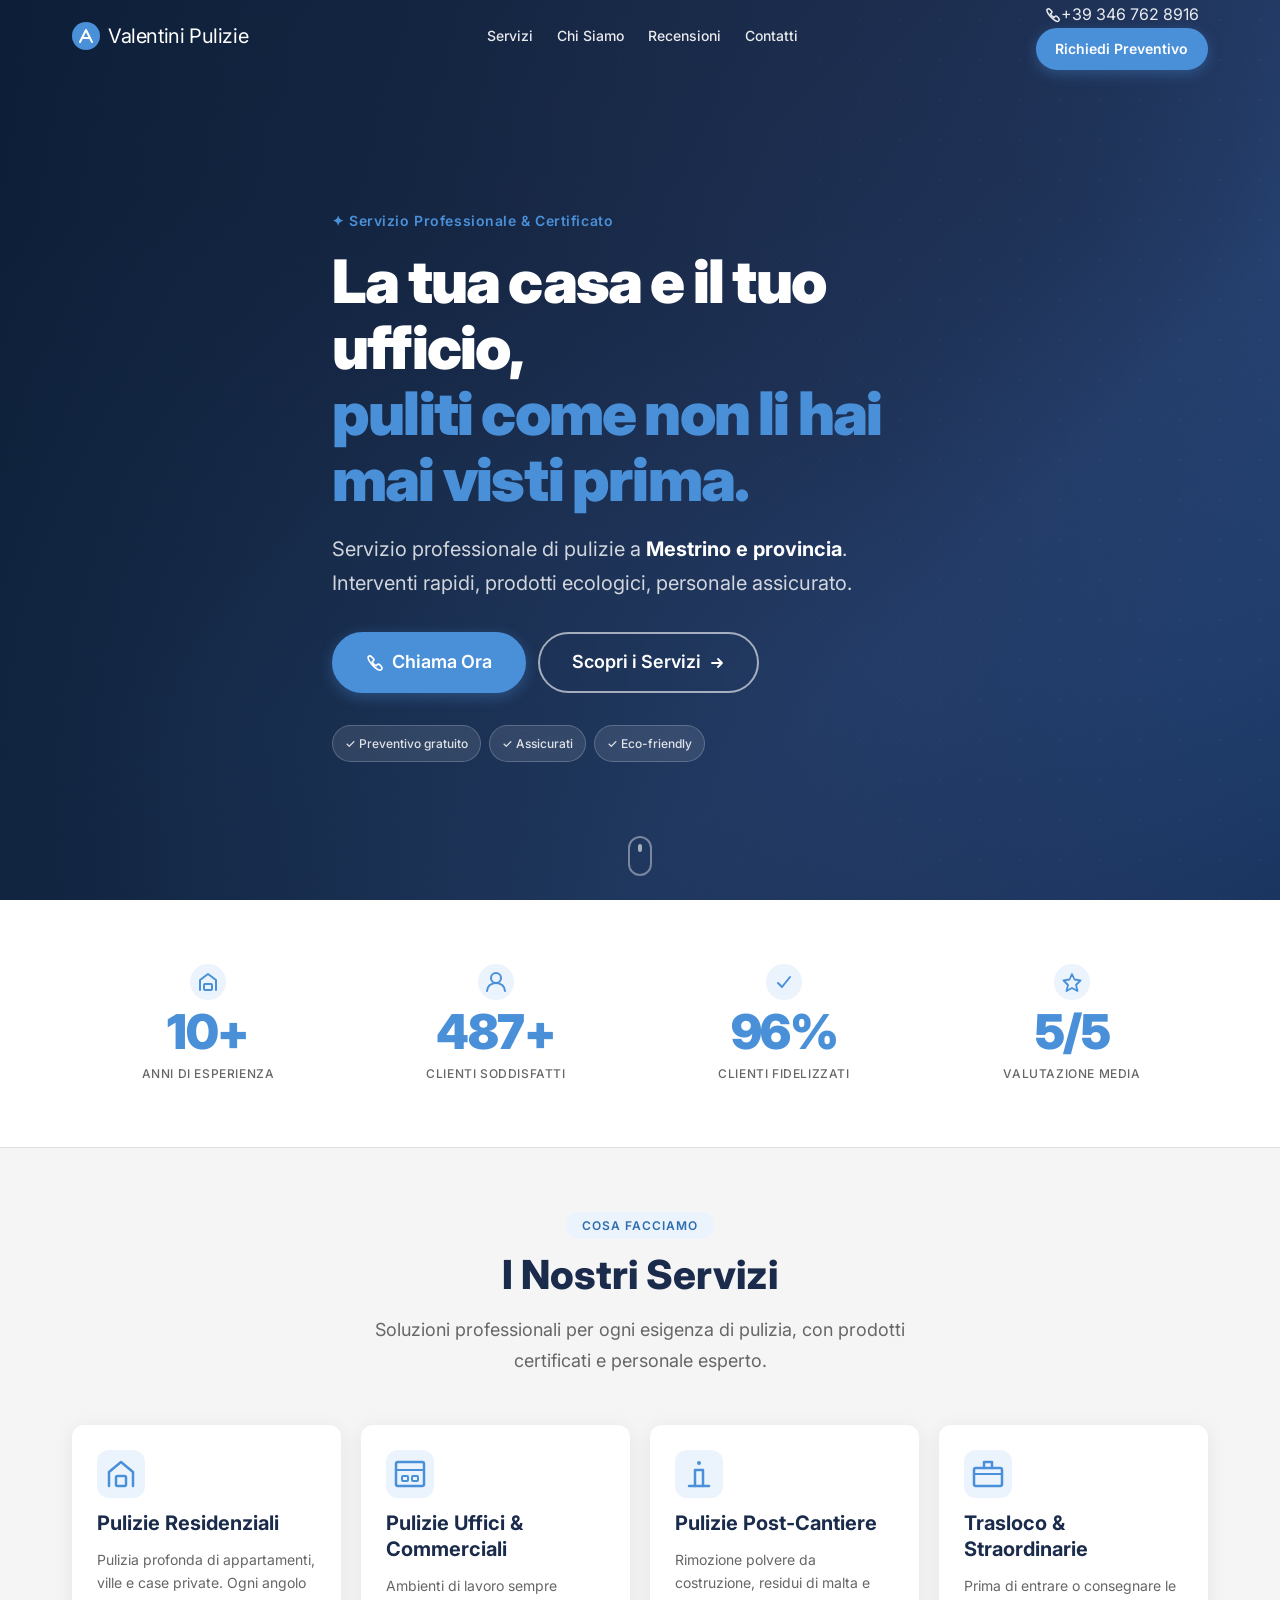
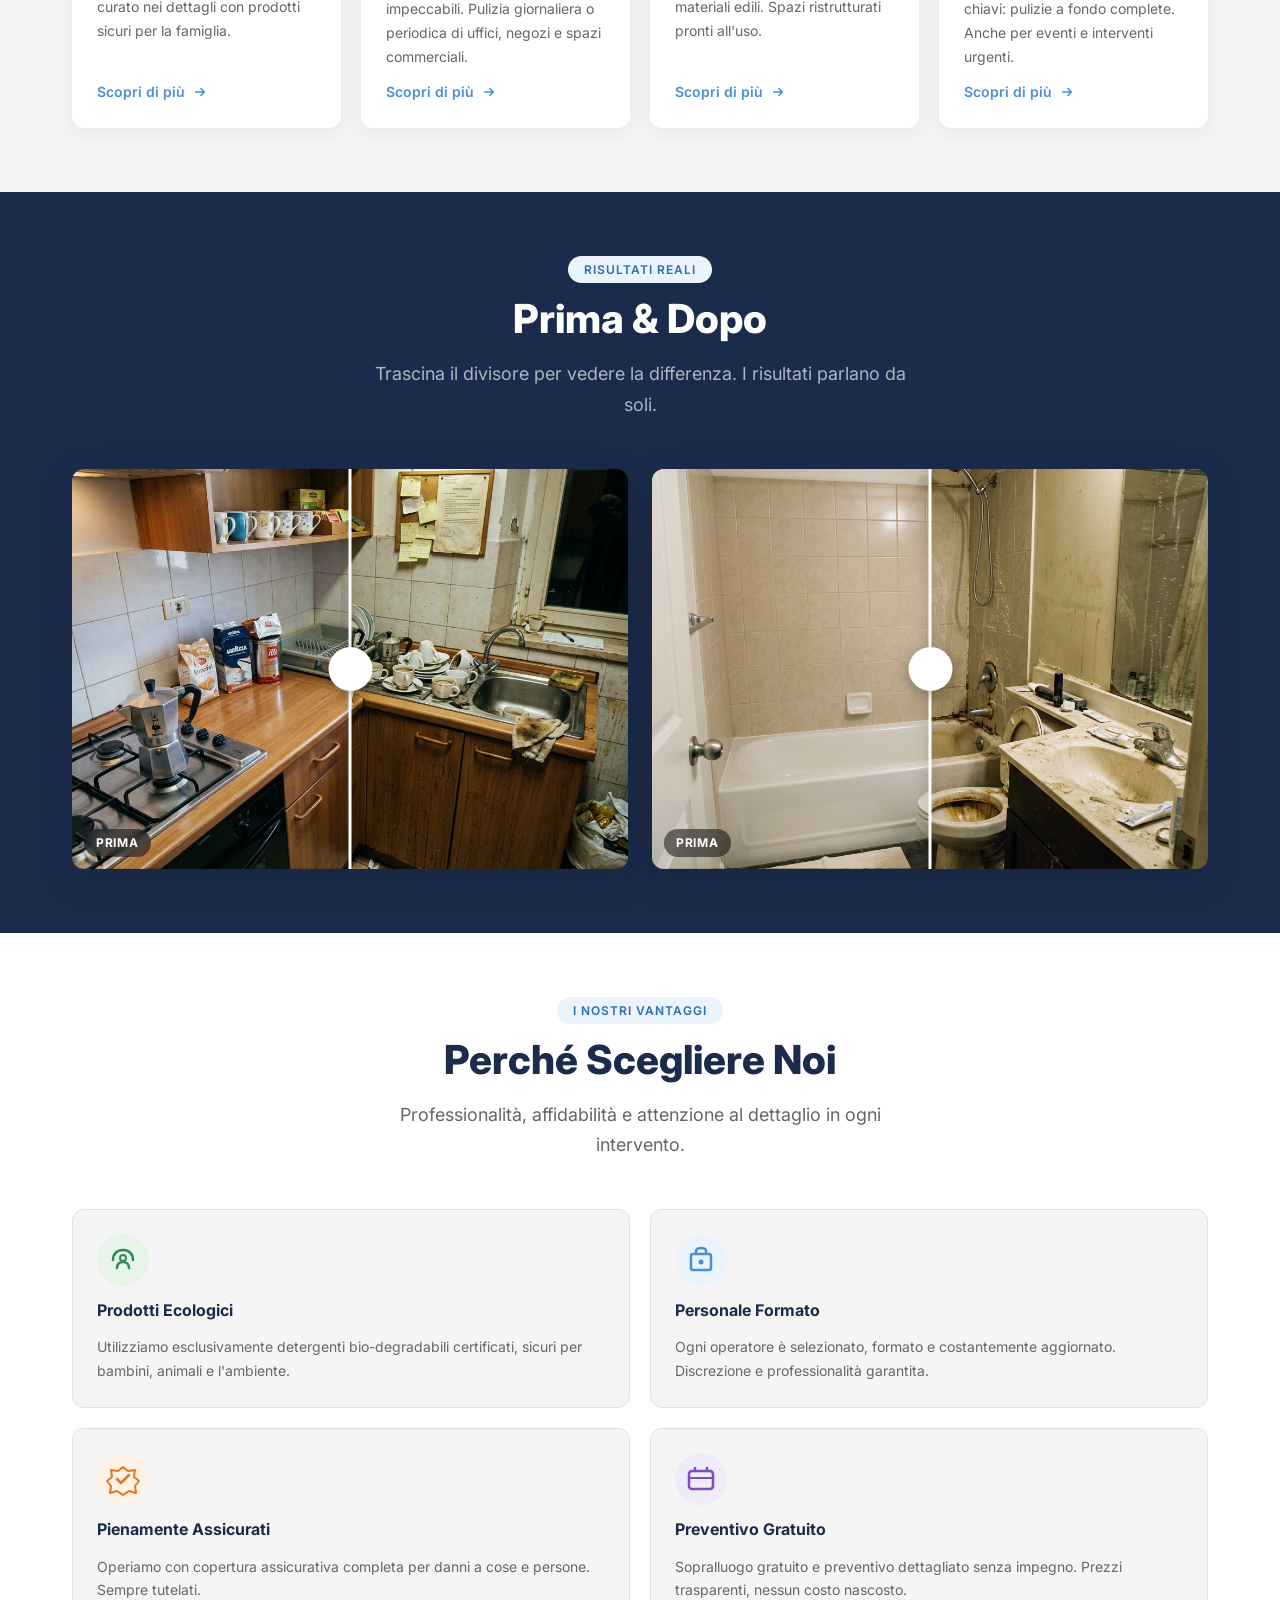
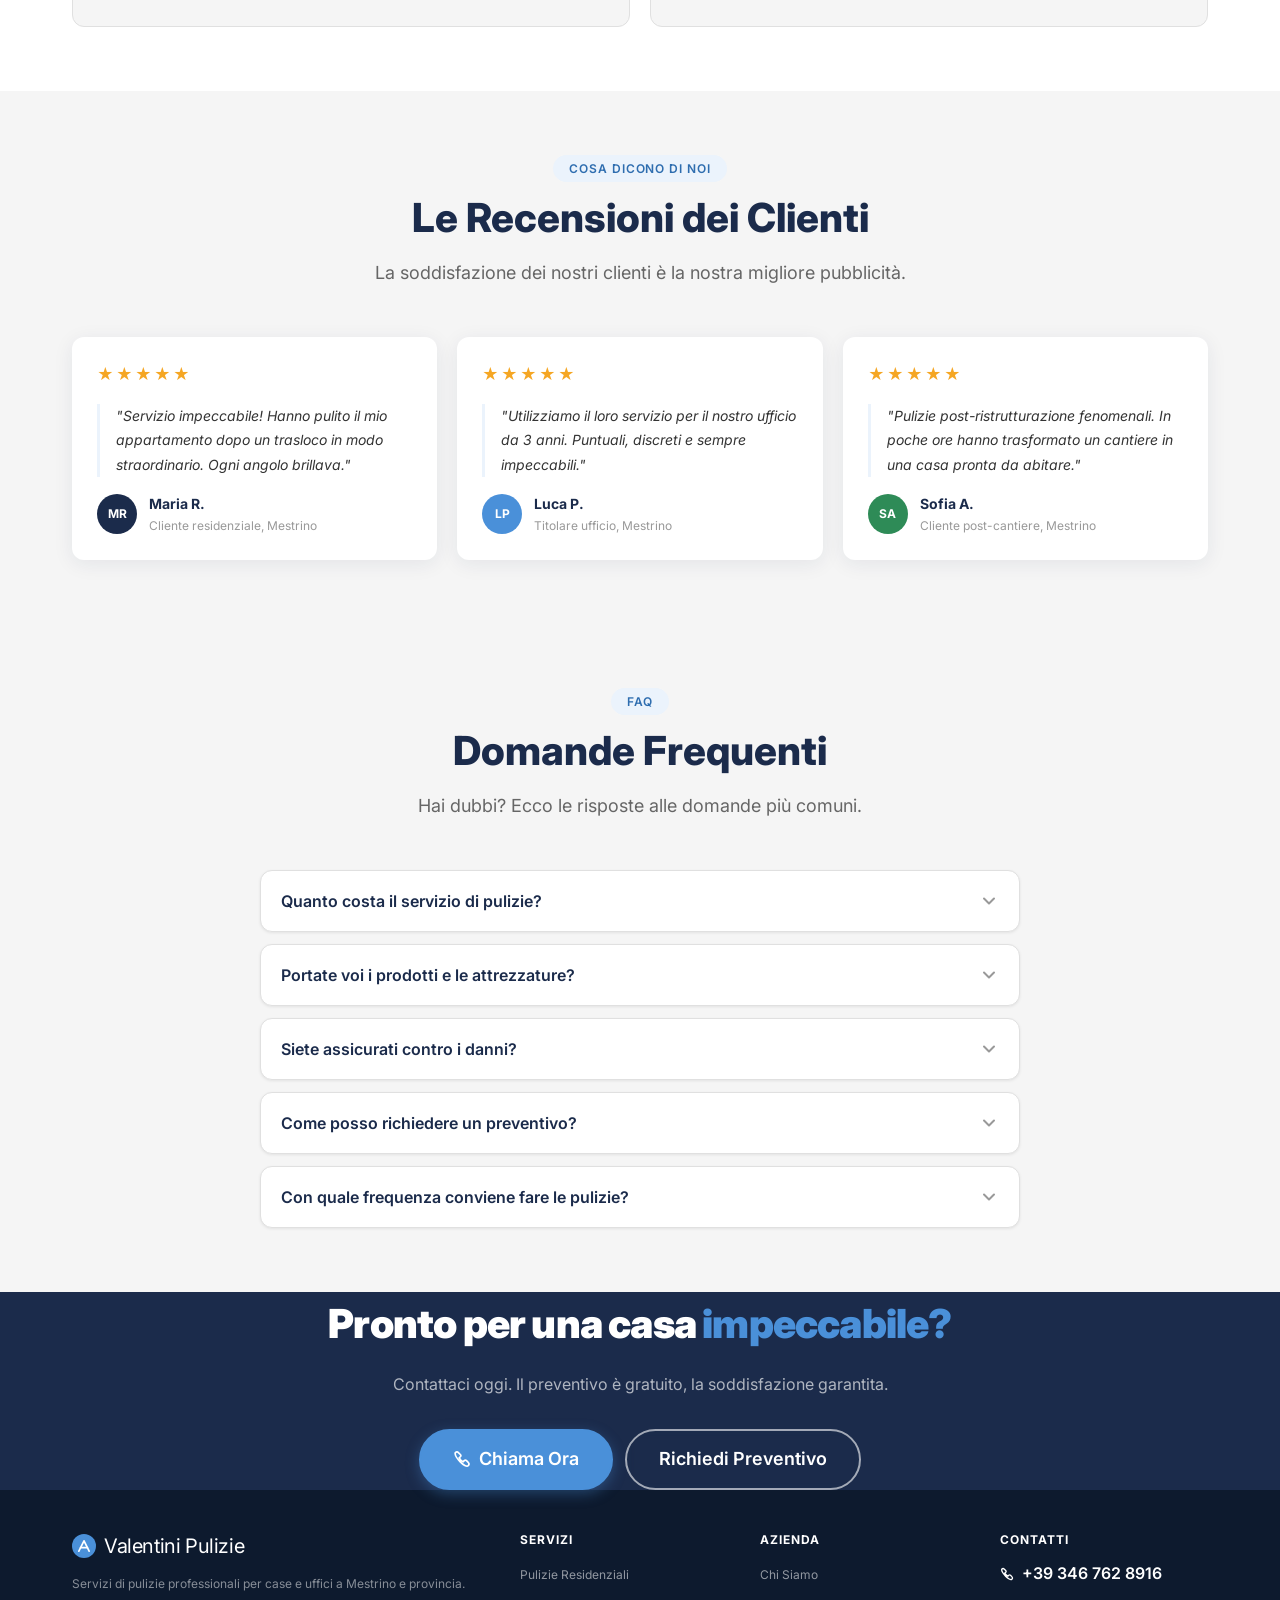
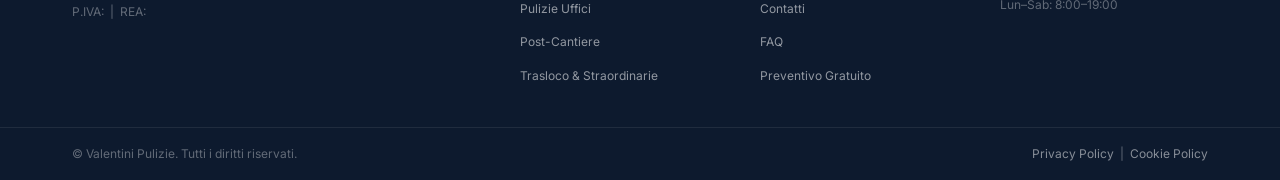
<file: index.html>
<!DOCTYPE html>
<html lang="it">
<head>
  <meta charset="UTF-8" />
  <meta name="viewport" content="width=device-width, initial-scale=1.0" />
  <meta name="description" content="Valentini Pulizie - Servizi di pulizie professionali per case e uffici a Mestrino. Preventivo gratuito, personale formato, prodotti ecologici." />
  <title>Valentini Pulizie | Pulizie Professionali a Mestrino</title>
  <link rel="preconnect" href="https://fonts.googleapis.com" />
  <link rel="preconnect" href="https://fonts.gstatic.com" crossorigin />
  <link href="https://fonts.googleapis.com/css2?family=Inter:wght@300;400;500;600;700;800;900&display=swap" rel="stylesheet" />
  <link rel="stylesheet" href="css/style.css" />
</head>
<body>

  <!-- HEADER -->
  <header class="header" id="header">
    <div class="container header__inner">
      <a href="index.html" class="header__logo">
        <span class="logo-icon">
          <svg width="28" height="28" viewBox="0 0 28 28" fill="none">
            <circle cx="14" cy="14" r="14" fill="#4A90D9"/>
            <path d="M8 20 L14 8 L20 20" stroke="#fff" stroke-width="2" stroke-linecap="round" stroke-linejoin="round"/>
            <path d="M10 16 h8" stroke="#fff" stroke-width="2" stroke-linecap="round"/>
          </svg>
        </span>
        <span class="logo-text">Valentini Pulizie</span>
      </a>

      <nav class="header__nav" id="mainNav" aria-label="Navigazione principale">
        <ul class="nav-list">
          <li class="nav-item nav-item--dropdown">
            <a href="#servizi" class="nav-link nav-link--dropdown-trigger">
              Servizi
              <svg width="12" height="12" viewBox="0 0 12 12" fill="none"><path d="M2 4L6 8L10 4" stroke="currentColor" stroke-width="1.8" stroke-linecap="round"/></svg>
            </a>
            <ul class="nav-dropdown">
              <li><a href="servizi/pulizie-residenziali.html" class="nav-dropdown__link">
                <svg width="16" height="16" viewBox="0 0 16 16" fill="none"><path d="M2 8L8 2L14 8V14H10V10H6V14H2V8Z" stroke="currentColor" stroke-width="1.5" stroke-linecap="round" stroke-linejoin="round"/></svg>
                Pulizie Residenziali
              </a></li>
              <li><a href="servizi/pulizie-uffici.html" class="nav-dropdown__link">
                <svg width="16" height="16" viewBox="0 0 16 16" fill="none"><rect x="2" y="4" width="12" height="10" rx="1" stroke="currentColor" stroke-width="1.5"/><path d="M2 7H14" stroke="currentColor" stroke-width="1.5"/></svg>
                Pulizie Uffici
              </a></li>
              <li><a href="servizi/pulizie-post-cantiere.html" class="nav-dropdown__link">
                <svg width="16" height="16" viewBox="0 0 16 16" fill="none"><path d="M4 14V8L8 3L12 8V14" stroke="currentColor" stroke-width="1.5" stroke-linecap="round" stroke-linejoin="round"/></svg>
                Post-Cantiere
              </a></li>
              <li><a href="servizi/pulizie-trasloco.html" class="nav-dropdown__link">
                <svg width="16" height="16" viewBox="0 0 16 16" fill="none"><rect x="2" y="6" width="12" height="8" rx="1" stroke="currentColor" stroke-width="1.5"/><path d="M5 6V4a3 3 0 016 0v2" stroke="currentColor" stroke-width="1.5" stroke-linecap="round"/></svg>
                Trasloco & Straordinarie
              </a></li>
            </ul>
          </li>
          <li><a href="chi-siamo.html" class="nav-link">Chi Siamo</a></li>
          <li><a href="#recensioni" class="nav-link">Recensioni</a></li>
          <li><a href="contatti.html" class="nav-link">Contatti</a></li>
        </ul>
      </nav>

      <div class="header__actions">
        <a href="tel:+39 346 762 8916" class="header__phone">
          <svg width="16" height="16" viewBox="0 0 16 16" fill="none"><path d="M2 2.5C2 2.5 3.5 1 5 2.5L6.5 4C7 4.5 7 5.5 6.5 6L5.5 7C6.5 9 7 9.5 9 10.5L10 9.5C10.5 9 11.5 9 12 9.5L13.5 11C15 12.5 13.5 14 13.5 14C11 16.5 1 6 2 2.5Z" stroke="currentColor" stroke-width="1.5" stroke-linecap="round"/></svg>
          <span>+39 346 762 8916</span>
        </a>
        <a href="contatti.html" class="btn btn--primary btn--sm">Richiedi Preventivo</a>
      </div>

      <button class="hamburger" id="hamburger" aria-label="Apri menu" aria-expanded="false">
        <span></span><span></span><span></span>
      </button>
    </div>
  </header>

  <main>
    <!-- HERO -->
    <section class="hero" id="hero">
      <div class="hero__bg"><div class="hero__overlay"></div></div>
      <div class="container hero__content">
        <p class="hero__eyebrow reveal-up">✦ Servizio Professionale &amp; Certificato</p>
        <h1 class="hero__title reveal-up">
          La tua casa e il tuo ufficio,<br/>
          <span class="highlight">puliti come non li hai<br/>mai visti prima.</span>
        </h1>
        <p class="hero__subtitle reveal-up">
          Servizio professionale di pulizie a <strong>Mestrino e provincia</strong>.<br/>
          Interventi rapidi, prodotti ecologici, personale assicurato.
        </p>
        <div class="hero__cta-group reveal-up">
          <a href="tel:+39 346 762 8916" class="btn btn--primary btn--lg">
            <svg width="18" height="18" viewBox="0 0 16 16" fill="none"><path d="M2 2.5C2 2.5 3.5 1 5 2.5L6.5 4C7 4.5 7 5.5 6.5 6L5.5 7C6.5 9 7 9.5 9 10.5L10 9.5C10.5 9 11.5 9 12 9.5L13.5 11C15 12.5 13.5 14 13.5 14C11 16.5 1 6 2 2.5Z" stroke="currentColor" stroke-width="1.5" stroke-linecap="round"/></svg>
            Chiama Ora
          </a>
          <a href="#servizi" class="btn btn--outline btn--lg">Scopri i Servizi
            <svg width="16" height="16" viewBox="0 0 16 16" fill="none"><path d="M3 8H13M9 4L13 8L9 12" stroke="currentColor" stroke-width="1.8" stroke-linecap="round" stroke-linejoin="round"/></svg>
          </a>
        </div>
        <div class="hero__badges reveal-up">
          <span class="badge">✓ Preventivo gratuito</span>
          <span class="badge">✓ Assicurati</span>
          <span class="badge">✓ Eco-friendly</span>
        </div>
      </div>
      <div class="hero__scroll-indicator" aria-hidden="true"><span></span></div>
    </section>

    <!-- TRUST BAR -->
    <section class="trust-bar" id="trust-bar">
      <div class="container">
        <div class="trust-bar__grid">
          <div class="trust-item reveal-up">
            <div class="trust-item__icon">
              <svg width="36" height="36" viewBox="0 0 36 36" fill="none"><circle cx="18" cy="18" r="18" fill="#EBF3FC"/><path d="M10 26L10 16L18 10L26 16L26 26" stroke="#4A90D9" stroke-width="2" stroke-linecap="round" stroke-linejoin="round"/><rect x="14" y="20" width="8" height="6" rx="1" stroke="#4A90D9" stroke-width="2"/></svg>
            </div>
            <div class="trust-item__number"><span class="countup" data-target="10" data-suffix="+">0</span></div>
            <div class="trust-item__label">Anni di esperienza</div>
          </div>
          <div class="trust-item reveal-up" style="--delay:0.1s">
            <div class="trust-item__icon">
              <svg width="36" height="36" viewBox="0 0 36 36" fill="none"><circle cx="18" cy="18" r="18" fill="#EBF3FC"/><circle cx="18" cy="14" r="5" stroke="#4A90D9" stroke-width="2"/><path d="M9 27C9 22.5 13 19 18 19C23 19 27 22.5 27 27" stroke="#4A90D9" stroke-width="2" stroke-linecap="round"/></svg>
            </div>
            <div class="trust-item__number"><span class="countup" data-target="500" data-suffix="+">0</span></div>
            <div class="trust-item__label">Clienti soddisfatti</div>
          </div>
          <div class="trust-item reveal-up" style="--delay:0.2s">
            <div class="trust-item__icon">
              <svg width="36" height="36" viewBox="0 0 36 36" fill="none"><circle cx="18" cy="18" r="18" fill="#EBF3FC"/><path d="M12 19L16 23L24 13" stroke="#4A90D9" stroke-width="2" stroke-linecap="round" stroke-linejoin="round"/></svg>
            </div>
            <div class="trust-item__number"><span class="countup" data-target="98" data-suffix="%">0</span></div>
            <div class="trust-item__label">Clienti fidelizzati</div>
          </div>
          <div class="trust-item reveal-up" style="--delay:0.3s">
            <div class="trust-item__icon">
              <svg width="36" height="36" viewBox="0 0 36 36" fill="none"><circle cx="18" cy="18" r="18" fill="#EBF3FC"/><path d="M18 10L20.5 15.5L26.5 16.5L22 21L23.5 27L18 24L12.5 27L14 21L9.5 16.5L15.5 15.5Z" stroke="#4A90D9" stroke-width="1.8" stroke-linejoin="round"/></svg>
            </div>
            <div class="trust-item__number"><span class="countup" data-target="5" data-suffix="/5">0</span></div>
            <div class="trust-item__label">Valutazione media</div>
          </div>
        </div>
      </div>
    </section>

    <!-- SERVIZI -->
    <section class="servizi" id="servizi">
      <div class="container">
        <div class="section-header reveal-up">
          <span class="section-tag">Cosa facciamo</span>
          <h2 class="section-title">I Nostri Servizi</h2>
          <p class="section-subtitle">Soluzioni professionali per ogni esigenza di pulizia, con prodotti certificati e personale esperto.</p>
        </div>
        <div class="servizi__grid">
          <article class="service-card reveal-up">
            <div class="service-card__icon">
              <svg width="48" height="48" viewBox="0 0 48 48" fill="none"><rect width="48" height="48" rx="12" fill="#EBF3FC"/><path d="M12 36L12 22L24 12L36 22L36 36" stroke="#4A90D9" stroke-width="2.5" stroke-linecap="round" stroke-linejoin="round"/><rect x="19" y="26" width="10" height="10" rx="1.5" stroke="#4A90D9" stroke-width="2.5"/></svg>
            </div>
            <h3 class="service-card__title">Pulizie Residenziali</h3>
            <p class="service-card__desc">Pulizia profonda di appartamenti, ville e case private. Ogni angolo curato nei dettagli con prodotti sicuri per la famiglia.</p>
            <a href="servizi/pulizie-residenziali.html" class="service-card__link">Scopri di più <svg width="14" height="14" viewBox="0 0 16 16" fill="none"><path d="M3 8H13M9 4L13 8L9 12" stroke="currentColor" stroke-width="1.8" stroke-linecap="round" stroke-linejoin="round"/></svg></a>
          </article>
          <article class="service-card reveal-up" style="--delay:0.1s">
            <div class="service-card__icon">
              <svg width="48" height="48" viewBox="0 0 48 48" fill="none"><rect width="48" height="48" rx="12" fill="#EBF3FC"/><rect x="10" y="12" width="28" height="24" rx="2" stroke="#4A90D9" stroke-width="2.5"/><path d="M10 20H38" stroke="#4A90D9" stroke-width="2"/><rect x="16" y="26" width="6" height="5" rx="1" stroke="#4A90D9" stroke-width="2"/><rect x="26" y="26" width="6" height="5" rx="1" stroke="#4A90D9" stroke-width="2"/></svg>
            </div>
            <h3 class="service-card__title">Pulizie Uffici & Commerciali</h3>
            <p class="service-card__desc">Ambienti di lavoro sempre impeccabili. Pulizia giornaliera o periodica di uffici, negozi e spazi commerciali.</p>
            <a href="servizi/pulizie-uffici.html" class="service-card__link">Scopri di più <svg width="14" height="14" viewBox="0 0 16 16" fill="none"><path d="M3 8H13M9 4L13 8L9 12" stroke="currentColor" stroke-width="1.8" stroke-linecap="round" stroke-linejoin="round"/></svg></a>
          </article>
          <article class="service-card reveal-up" style="--delay:0.2s">
            <div class="service-card__icon">
              <svg width="48" height="48" viewBox="0 0 48 48" fill="none"><rect width="48" height="48" rx="12" fill="#EBF3FC"/><path d="M14 36L34 36" stroke="#4A90D9" stroke-width="2.5" stroke-linecap="round"/><path d="M20 36L20 20L28 20L28 36" stroke="#4A90D9" stroke-width="2.5" stroke-linecap="round" stroke-linejoin="round"/><circle cx="24" cy="13" r="2" fill="#4A90D9"/></svg>
            </div>
            <h3 class="service-card__title">Pulizie Post-Cantiere</h3>
            <p class="service-card__desc">Rimozione polvere da costruzione, residui di malta e materiali edili. Spazi ristrutturati pronti all'uso.</p>
            <a href="servizi/pulizie-post-cantiere.html" class="service-card__link">Scopri di più <svg width="14" height="14" viewBox="0 0 16 16" fill="none"><path d="M3 8H13M9 4L13 8L9 12" stroke="currentColor" stroke-width="1.8" stroke-linecap="round" stroke-linejoin="round"/></svg></a>
          </article>
          <article class="service-card reveal-up" style="--delay:0.3s">
            <div class="service-card__icon">
              <svg width="48" height="48" viewBox="0 0 48 48" fill="none"><rect width="48" height="48" rx="12" fill="#EBF3FC"/><rect x="10" y="18" width="28" height="18" rx="2" stroke="#4A90D9" stroke-width="2.5"/><path d="M10 24H38" stroke="#4A90D9" stroke-width="2"/><path d="M20 18L20 12L28 12L28 18" stroke="#4A90D9" stroke-width="2.5" stroke-linecap="round" stroke-linejoin="round"/></svg>
            </div>
            <h3 class="service-card__title">Trasloco & Straordinarie</h3>
            <p class="service-card__desc">Prima di entrare o consegnare le chiavi: pulizie a fondo complete. Anche per eventi e interventi urgenti.</p>
            <a href="servizi/pulizie-trasloco.html" class="service-card__link">Scopri di più <svg width="14" height="14" viewBox="0 0 16 16" fill="none"><path d="M3 8H13M9 4L13 8L9 12" stroke="currentColor" stroke-width="1.8" stroke-linecap="round" stroke-linejoin="round"/></svg></a>
          </article>
        </div>
      </div>
    </section>

    <!-- PRIMA E DOPO -->
<section class="prima-dopo" id="prima-dopo">
  <div class="container">
    <div class="section-header reveal-up">
      <span class="section-tag">Risultati reali</span>
      <h2 class="section-title">Prima &amp; Dopo</h2>
      <p class="section-subtitle">Trascina il divisore per vedere la differenza. I risultati parlano da soli.</p>
    </div>
    <div class="ba-container reveal-up">

      <!-- SLIDER 1 — Cucina -->
      <div class="ba-slider" id="ba-slider-1">
        <div class="ba-before">
          <img
            src="/img/cucina_sporca.png"
            alt="Cucina prima della pulizia"
            class="ba-img"
            draggable="false"
          />
          <div class="ba-label ba-label--before">Prima</div>
        </div>
        <div class="ba-after">
          <img
            src="/img/cucina_pulita.png"
            alt="Cucina dopo la pulizia professionale"
            class="ba-img"
            draggable="false"
          />
          <div class="ba-label ba-label--after">Dopo</div>
        </div>
        <div
          class="ba-divider"
          role="slider"
          aria-label="Trascina per confrontare"
          aria-valuenow="50"
          aria-valuemin="0"
          aria-valuemax="100"
          tabindex="0"
        >
          <div class="ba-handle">
            <svg width="24" height="24" viewBox="0 0 24 24" fill="none">
              <path d="M8 12L4 8M8 12L4 16M16 12L20 8M16 12L20 16" stroke="white" stroke-width="2" stroke-linecap="round"/>
              <path d="M8 12H16" stroke="white" stroke-width="2" stroke-linecap="round"/>
            </svg>
          </div>
        </div>
      </div>

      <!-- SLIDER 2 — Bagno -->
      <div class="ba-slider" id="ba-slider-2">
        <div class="ba-before">
          <img
            src="/img/bagno_sporco.png"
            alt="Bagno prima della pulizia"
            class="ba-img"
            draggable="false"
          />
          <div class="ba-label ba-label--before">Prima</div>
        </div>
        <div class="ba-after">
          <img
            src="/img/bagno_pulito.png"
            alt="Bagno dopo la pulizia professionale"
            class="ba-img"
            draggable="false"
          />
          <div class="ba-label ba-label--after">Dopo</div>
        </div>
        <div
          class="ba-divider"
          role="slider"
          aria-label="Trascina per confrontare"
          aria-valuenow="50"
          aria-valuemin="0"
          aria-valuemax="100"
          tabindex="0"
        >
          <div class="ba-handle">
            <svg width="24" height="24" viewBox="0 0 24 24" fill="none">
              <path d="M8 12L4 8M8 12L4 16M16 12L20 8M16 12L20 16" stroke="white" stroke-width="2" stroke-linecap="round"/>
              <path d="M8 12H16" stroke="white" stroke-width="2" stroke-linecap="round"/>
            </svg>
          </div>
        </div>
      </div>

    </div>
  </div>
</section>


    <!-- PERCHÉ SCEGLIERCI -->
    <section class="perche" id="perche">
      <div class="container">
        <div class="section-header reveal-up">
          <span class="section-tag">I nostri vantaggi</span>
          <h2 class="section-title">Perché Scegliere Noi</h2>
          <p class="section-subtitle">Professionalità, affidabilità e attenzione al dettaglio in ogni intervento.</p>
        </div>
        <div class="perche__grid">
          <div class="perche-item reveal-up">
            <div class="perche-item__icon"><svg width="52" height="52" viewBox="0 0 52 52" fill="none"><circle cx="26" cy="26" r="26" fill="#E8F4E8"/><path d="M16 26C16 20 20 16 26 16C32 16 36 20 36 26" stroke="#2E8B57" stroke-width="2.5" stroke-linecap="round"/><path d="M20 34C20 30 22.7 28 26 28C29.3 28 32 30 32 34" stroke="#2E8B57" stroke-width="2.5" stroke-linecap="round"/><circle cx="26" cy="24" r="3" stroke="#2E8B57" stroke-width="2"/></svg></div>
            <h3 class="perche-item__title">Prodotti Ecologici</h3>
            <p class="perche-item__desc">Utilizziamo esclusivamente detergenti bio-degradabili certificati, sicuri per bambini, animali e l'ambiente.</p>
          </div>
          <div class="perche-item reveal-up" style="--delay:0.1s">
            <div class="perche-item__icon"><svg width="52" height="52" viewBox="0 0 52 52" fill="none"><circle cx="26" cy="26" r="26" fill="#EBF3FC"/><rect x="16" y="20" width="20" height="16" rx="2" stroke="#4A90D9" stroke-width="2.5"/><path d="M21 20L21 17C21 15.3 23 14 26 14C29 14 31 15.3 31 17L31 20" stroke="#4A90D9" stroke-width="2.5" stroke-linecap="round"/><circle cx="26" cy="28" r="2.5" fill="#4A90D9"/></svg></div>
            <h3 class="perche-item__title">Personale Formato</h3>
            <p class="perche-item__desc">Ogni operatore è selezionato, formato e costantemente aggiornato. Discrezione e professionalità garantita.</p>
          </div>
          <div class="perche-item reveal-up" style="--delay:0.2s">
            <div class="perche-item__icon"><svg width="52" height="52" viewBox="0 0 52 52" fill="none"><circle cx="26" cy="26" r="26" fill="#FFF3E8"/><path d="M26 14L31 18L38 17L37 24L42 28L38 33L39 40L32 38L26 42L20 38L13 40L14 33L10 28L15 24L14 17L21 18Z" stroke="#E07820" stroke-width="2" stroke-linejoin="round"/><path d="M20 26L24 30L32 22" stroke="#E07820" stroke-width="2.5" stroke-linecap="round" stroke-linejoin="round"/></svg></div>
            <h3 class="perche-item__title">Pienamente Assicurati</h3>
            <p class="perche-item__desc">Operiamo con copertura assicurativa completa per danni a cose e persone. Sempre tutelati.</p>
          </div>
          <div class="perche-item reveal-up" style="--delay:0.3s">
            <div class="perche-item__icon"><svg width="52" height="52" viewBox="0 0 52 52" fill="none"><circle cx="26" cy="26" r="26" fill="#F0EBF8"/><rect x="14" y="18" width="24" height="18" rx="3" stroke="#7B4FBF" stroke-width="2.5"/><path d="M20 18L20 15" stroke="#7B4FBF" stroke-width="2.5" stroke-linecap="round"/><path d="M32 18L32 15" stroke="#7B4FBF" stroke-width="2.5" stroke-linecap="round"/><path d="M14 25H38" stroke="#7B4FBF" stroke-width="2"/></svg></div>
            <h3 class="perche-item__title">Preventivo Gratuito</h3>
            <p class="perche-item__desc">Sopralluogo gratuito e preventivo dettagliato senza impegno. Prezzi trasparenti, nessun costo nascosto.</p>
          </div>
        </div>
      </div>
    </section>

    <!-- RECENSIONI -->
    <section class="recensioni" id="recensioni">
      <div class="container">
        <div class="section-header reveal-up">
          <span class="section-tag">Cosa dicono di noi</span>
          <h2 class="section-title">Le Recensioni dei Clienti</h2>
          <p class="section-subtitle">La soddisfazione dei nostri clienti è la nostra migliore pubblicità.</p>
        </div>
        <div class="recensioni__grid">
          <article class="review-card reveal-up">
            <div class="review-card__stars">★★★★★</div>
            <blockquote class="review-card__text">"Servizio impeccabile! Hanno pulito il mio appartamento dopo un trasloco in modo straordinario. Ogni angolo brillava."</blockquote>
            <footer class="review-card__author">
              <div class="review-card__avatar">MR</div>
              <div><div class="review-card__name">Maria R.</div><div class="review-card__role">Cliente residenziale, Mestrino</div></div>
            </footer>
          </article>
          <article class="review-card reveal-up" style="--delay:0.1s">
            <div class="review-card__stars">★★★★★</div>
            <blockquote class="review-card__text">"Utilizziamo il loro servizio per il nostro ufficio da 3 anni. Puntuali, discreti e sempre impeccabili."</blockquote>
            <footer class="review-card__author">
              <div class="review-card__avatar review-card__avatar--2">LP</div>
              <div><div class="review-card__name">Luca P.</div><div class="review-card__role">Titolare ufficio, Mestrino</div></div>
            </footer>
          </article>
          <article class="review-card reveal-up" style="--delay:0.2s">
            <div class="review-card__stars">★★★★★</div>
            <blockquote class="review-card__text">"Pulizie post-ristrutturazione fenomenali. In poche ore hanno trasformato un cantiere in una casa pronta da abitare."</blockquote>
            <footer class="review-card__author">
              <div class="review-card__avatar review-card__avatar--3">SA</div>
              <div><div class="review-card__name">Sofia A.</div><div class="review-card__role">Cliente post-cantiere, Mestrino</div></div>
            </footer>
          </article>
        </div>
      </div>
    </section>

    <!-- FAQ -->
    <section class="faq" id="faq">
      <div class="container">
        <div class="section-header reveal-up">
          <span class="section-tag">FAQ</span>
          <h2 class="section-title">Domande Frequenti</h2>
          <p class="section-subtitle">Hai dubbi? Ecco le risposte alle domande più comuni.</p>
        </div>
        <div class="faq__list reveal-up">
          <div class="faq-item">
            <button class="faq-item__question" aria-expanded="false" aria-controls="faq-answer-1"><span>Quanto costa il servizio di pulizie?</span><span class="faq-item__icon"><svg width="20" height="20" viewBox="0 0 20 20" fill="none"><path d="M5 7.5L10 12.5L15 7.5" stroke="currentColor" stroke-width="2" stroke-linecap="round" stroke-linejoin="round"/></svg></span></button>
            <div class="faq-item__answer" id="faq-answer-1"><div class="faq-item__answer-inner"><p>Il costo dipende dalla superficie, dal tipo di intervento e dalla frequenza. Offriamo un <strong>sopralluogo e preventivo completamente gratuiti</strong>. Contattaci per un preventivo personalizzato!</p></div></div>
          </div>
          <div class="faq-item">
            <button class="faq-item__question" aria-expanded="false" aria-controls="faq-answer-2"><span>Portate voi i prodotti e le attrezzature?</span><span class="faq-item__icon"><svg width="20" height="20" viewBox="0 0 20 20" fill="none"><path d="M5 7.5L10 12.5L15 7.5" stroke="currentColor" stroke-width="2" stroke-linecap="round" stroke-linejoin="round"/></svg></span></button>
            <div class="faq-item__answer" id="faq-answer-2"><div class="faq-item__answer-inner"><p>Sì, portiamo tutto il necessario: <strong>detergenti ecologici certificati</strong>, macchinari professionali e tutto il materiale. Non devi preoccuparti di nulla.</p></div></div>
          </div>
          <div class="faq-item">
            <button class="faq-item__question" aria-expanded="false" aria-controls="faq-answer-3"><span>Siete assicurati contro i danni?</span><span class="faq-item__icon"><svg width="20" height="20" viewBox="0 0 20 20" fill="none"><path d="M5 7.5L10 12.5L15 7.5" stroke="currentColor" stroke-width="2" stroke-linecap="round" stroke-linejoin="round"/></svg></span></button>
            <div class="faq-item__answer" id="faq-answer-3"><div class="faq-item__answer-inner"><p>Assolutamente sì. Siamo coperti da una <strong>polizza assicurativa RC completa</strong> che tutela i clienti per eventuali danni a cose o persone durante il servizio.</p></div></div>
          </div>
          <div class="faq-item">
            <button class="faq-item__question" aria-expanded="false" aria-controls="faq-answer-4"><span>Come posso richiedere un preventivo?</span><span class="faq-item__icon"><svg width="20" height="20" viewBox="0 0 20 20" fill="none"><path d="M5 7.5L10 12.5L15 7.5" stroke="currentColor" stroke-width="2" stroke-linecap="round" stroke-linejoin="round"/></svg></span></button>
            <div class="faq-item__answer" id="faq-answer-4"><div class="faq-item__answer-inner"><p>Puoi chiamarci al <a href="tel:+39 346 762 8916">+39 346 762 8916</a>, compilare il <a href="contatti.html">form contatti</a>, oppure scriverci via email. Rispondiamo entro 24 ore.</p></div></div>
          </div>
          <div class="faq-item">
            <button class="faq-item__question" aria-expanded="false" aria-controls="faq-answer-5"><span>Con quale frequenza conviene fare le pulizie?</span><span class="faq-item__icon"><svg width="20" height="20" viewBox="0 0 20 20" fill="none"><path d="M5 7.5L10 12.5L15 7.5" stroke="currentColor" stroke-width="2" stroke-linecap="round" stroke-linejoin="round"/></svg></span></button>
            <div class="faq-item__answer" id="faq-answer-5"><div class="faq-item__answer-inner"><p>Per le abitazioni consigliamo un intervento settimanale o bisettimanale. Per gli uffici il servizio giornaliero è ideale. Offriamo piani personalizzati con <strong>tariffe agevolate</strong> per contratti periodici.</p></div></div>
          </div>
        </div>
      </div>
    </section>

    <!-- CTA FINALE -->
    <section class="cta-finale">
      <div class="container">
        <div class="cta-finale__inner reveal-up">
          <h2>Pronto per una casa <span class="highlight">impeccabile?</span></h2>
          <p>Contattaci oggi. Il preventivo è gratuito, la soddisfazione garantita.</p>
          <div class="cta-finale__actions">
            <a href="tel:+39 346 762 8916" class="btn btn--primary btn--lg">
              <svg width="18" height="18" viewBox="0 0 16 16" fill="none"><path d="M2 2.5C2 2.5 3.5 1 5 2.5L6.5 4C7 4.5 7 5.5 6.5 6L5.5 7C6.5 9 7 9.5 9 10.5L10 9.5C10.5 9 11.5 9 12 9.5L13.5 11C15 12.5 13.5 14 13.5 14C11 16.5 1 6 2 2.5Z" stroke="currentColor" stroke-width="1.5" stroke-linecap="round"/></svg>
              Chiama Ora
            </a>
            <a href="contatti.html" class="btn btn--outline btn--lg">Richiedi Preventivo</a>
          </div>
        </div>
      </div>
    </section>
  </main>

  <!-- FOOTER -->
  <footer class="footer">
    <div class="container footer__inner">
      <div class="footer__brand">
        <a href="index.html" class="header__logo footer__logo">
          <span class="logo-icon"><svg width="24" height="24" viewBox="0 0 28 28" fill="none"><circle cx="14" cy="14" r="14" fill="#4A90D9"/><path d="M8 20L14 8L20 20" stroke="#fff" stroke-width="2" stroke-linecap="round" stroke-linejoin="round"/><path d="M10 16h8" stroke="#fff" stroke-width="2" stroke-linecap="round"/></svg></span>
          <span class="logo-text">Valentini Pulizie</span>
        </a>
        <p class="footer__desc">Servizi di pulizie professionali per case e uffici a Mestrino e provincia.</p>
        <p class="footer__piva">P.IVA:  &nbsp;|&nbsp; REA: </p>
      </div>
      <nav class="footer__nav" aria-label="Menu footer">
        <h4 class="footer__nav-title">Servizi</h4>
        <ul>
          <li><a href="servizi/pulizie-residenziali.html">Pulizie Residenziali</a></li>
          <li><a href="servizi/pulizie-uffici.html">Pulizie Uffici</a></li>
          <li><a href="servizi/pulizie-post-cantiere.html">Post-Cantiere</a></li>
          <li><a href="servizi/pulizie-trasloco.html">Trasloco & Straordinarie</a></li>
        </ul>
      </nav>
      <nav class="footer__nav" aria-label="Menu aziendale">
        <h4 class="footer__nav-title">Azienda</h4>
        <ul>
          <li><a href="chi-siamo.html">Chi Siamo</a></li>
          <li><a href="contatti.html">Contatti</a></li>
          <li><a href="#faq">FAQ</a></li>
          <li><a href="contatti.html">Preventivo Gratuito</a></li>
        </ul>
      </nav>
      <div class="footer__contact">
        <h4 class="footer__nav-title">Contatti</h4>
        <a href="tel:+39 346 762 8916" class="footer__phone"><svg width="14" height="14" viewBox="0 0 16 16" fill="none"><path d="M2 2.5C2 2.5 3.5 1 5 2.5L6.5 4C7 4.5 7 5.5 6.5 6L5.5 7C6.5 9 7 9.5 9 10.5L10 9.5C10.5 9 11.5 9 12 9.5L13.5 11C15 12.5 13.5 14 13.5 14C11 16.5 1 6 2 2.5Z" stroke="currentColor" stroke-width="1.5" stroke-linecap="round"/></svg>+39 346 762 8916</a>
        <a href="mailto:" class="footer__email"></a>
        <p class="footer__hours">Lun–Sab: 8:00–19:00</p>
      </div>
    </div>
    <div class="footer__bottom">
      <div class="container">
        <p>&copy; <span class="footer-year"></span> Valentini Pulizie. Tutti i diritti riservati.</p>
        <p><a href="#">Privacy Policy</a> &nbsp;|&nbsp; <a href="#">Cookie Policy</a></p>
      </div>
    </div>
  </footer>

  <script src="js/main.js"></script>
</body>
</html>
</file>
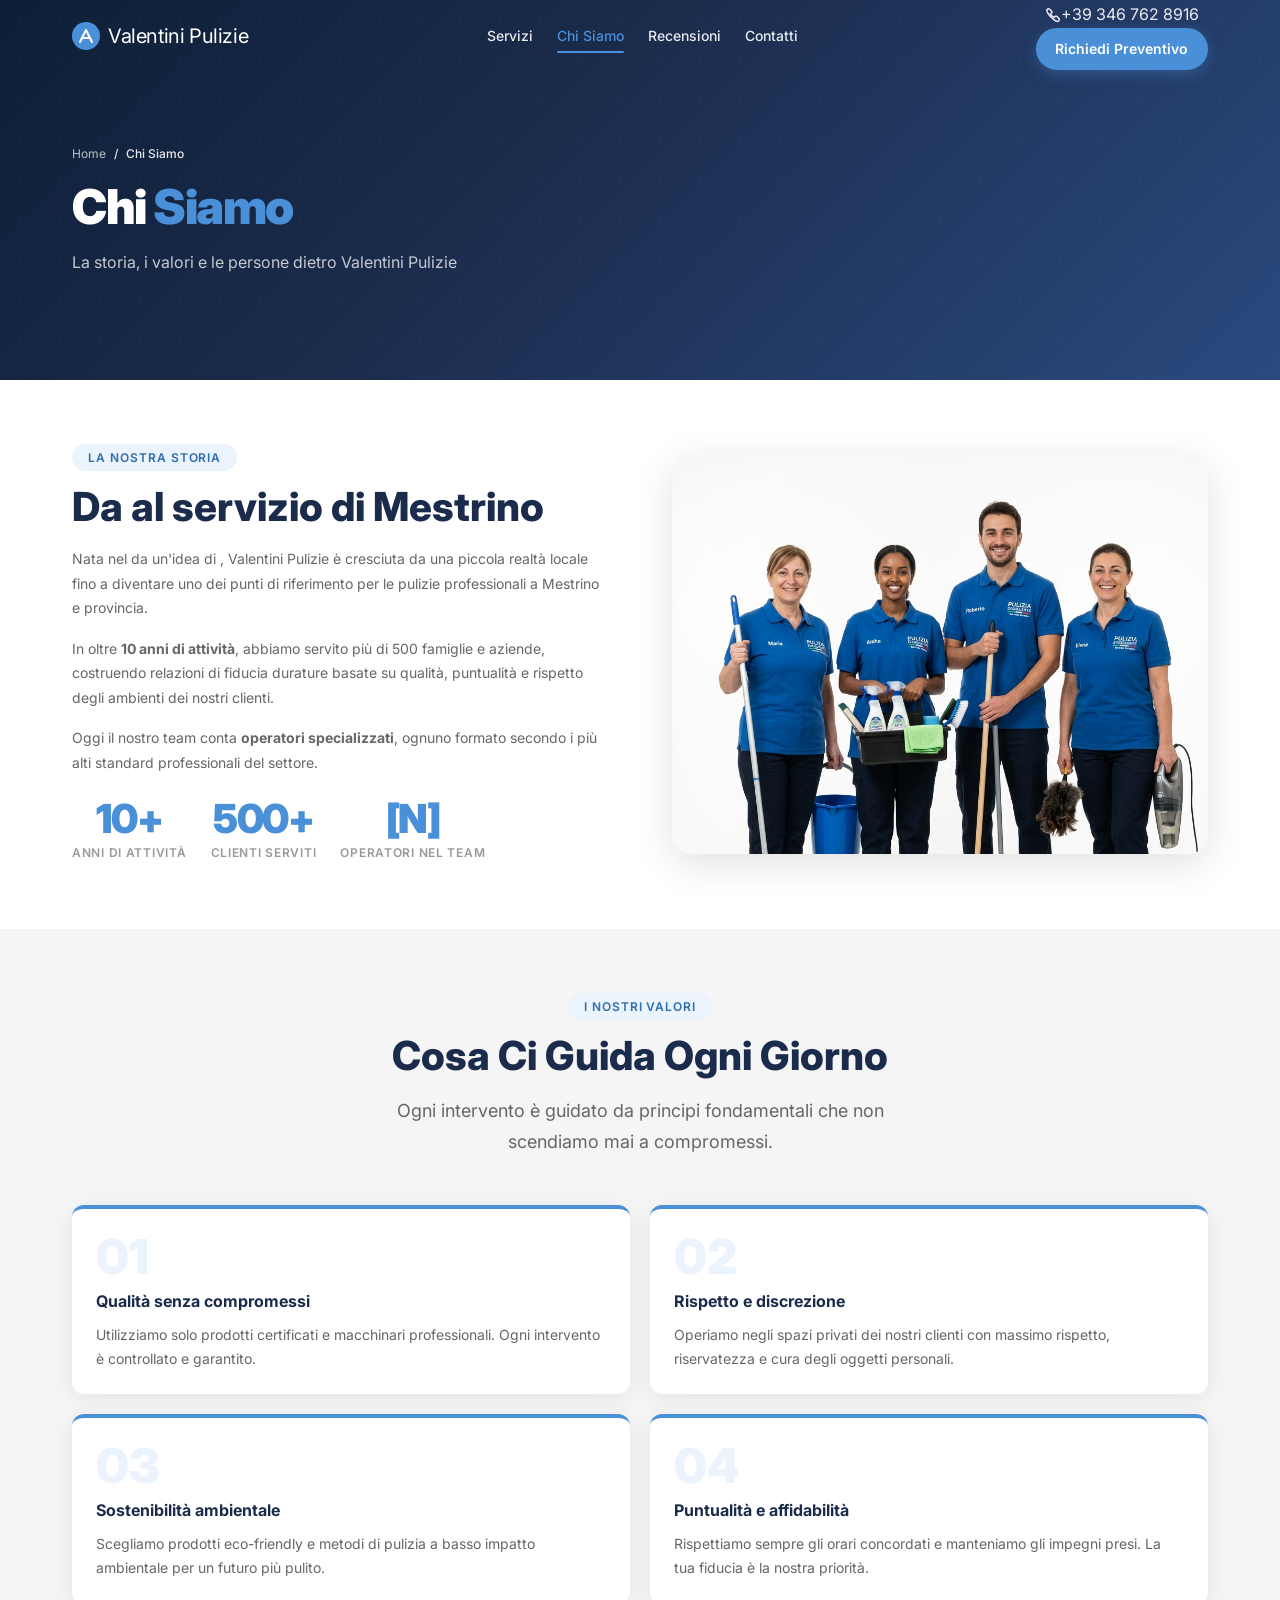
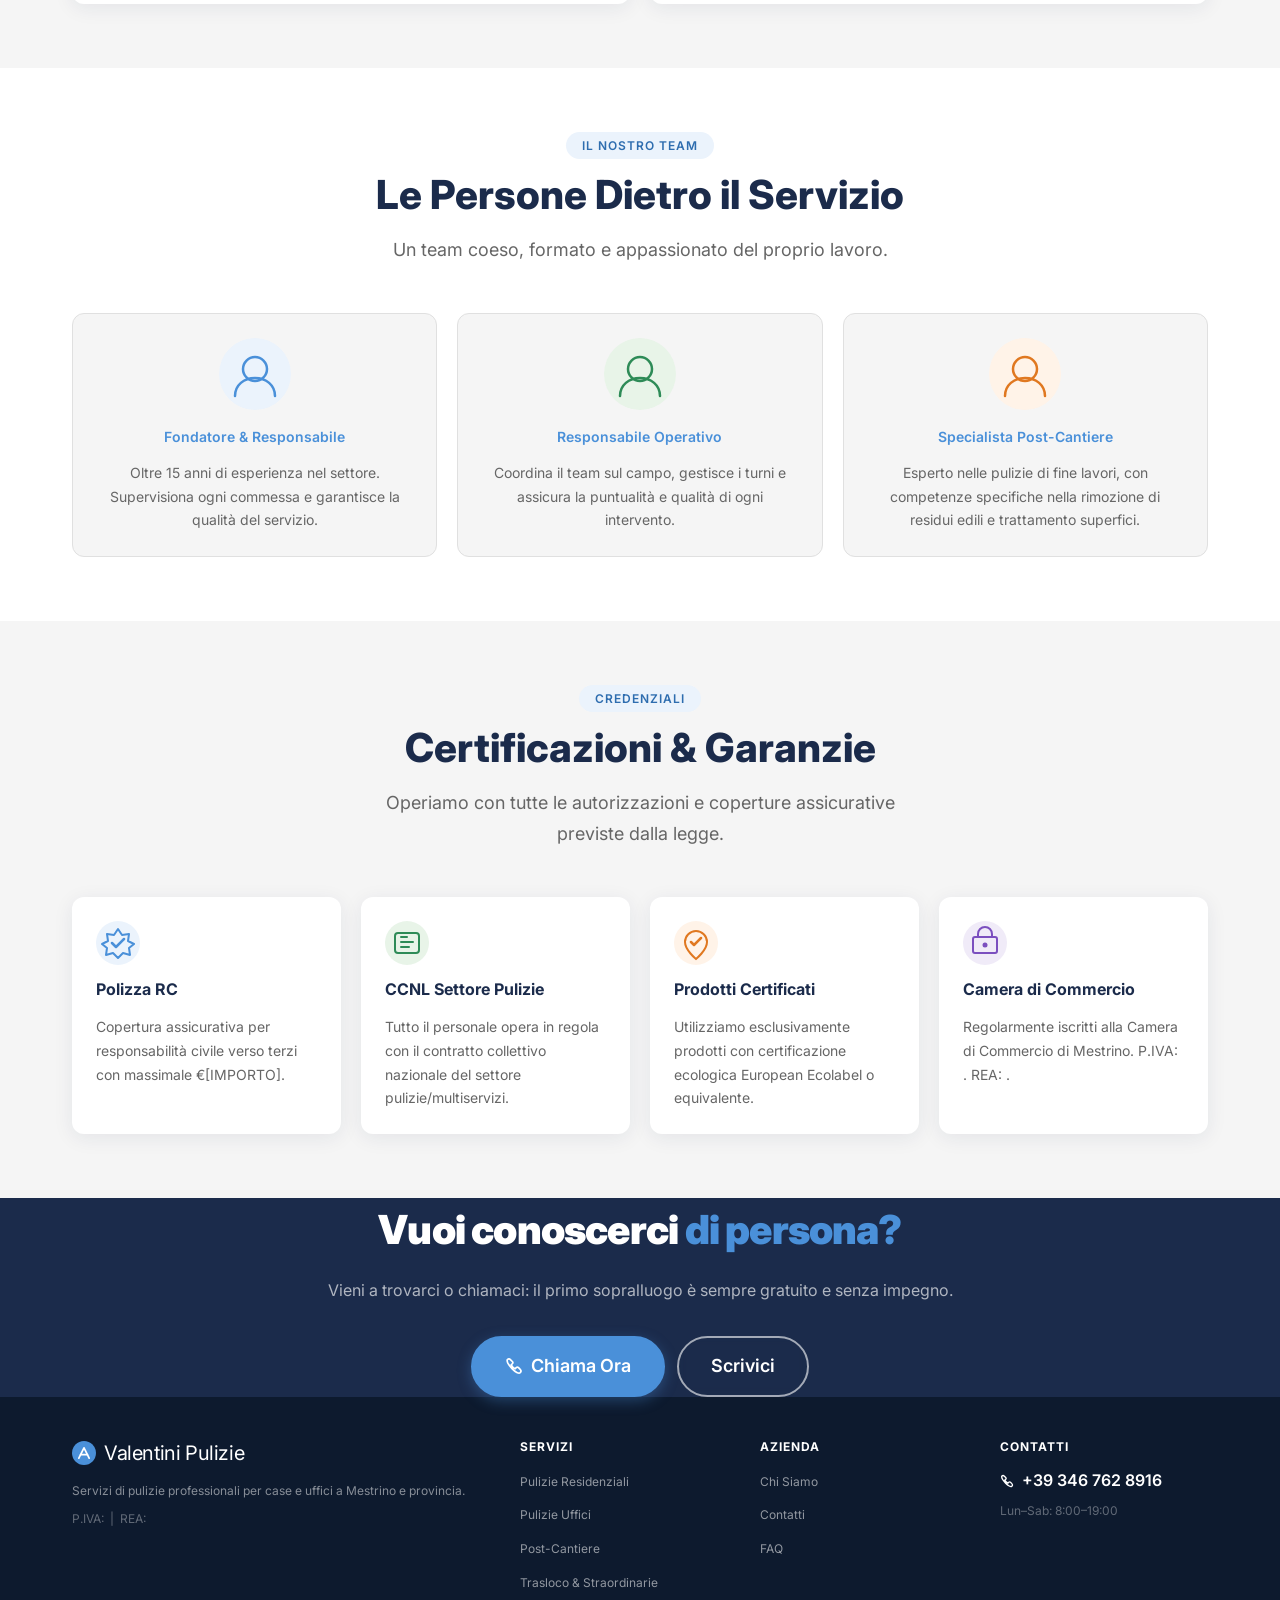
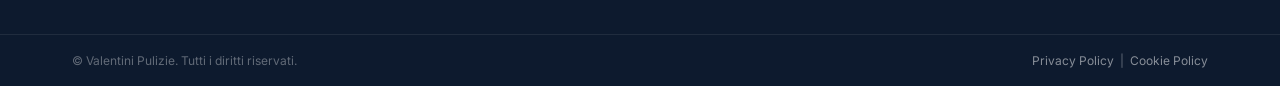
<file: chi-siamo.html>
<!DOCTYPE html>
<html lang="it">
<head>
  <meta charset="UTF-8" />
  <meta name="viewport" content="width=device-width, initial-scale=1.0" />
  <meta name="description" content="Scopri chi siamo: Valentini Pulizie, la tua impresa di pulizie di fiducia a Mestrino. Storia, valori, team e certificazioni." />
  <title>Chi Siamo | Valentini Pulizie</title>
  <link rel="preconnect" href="https://fonts.googleapis.com" />
  <link rel="preconnect" href="https://fonts.gstatic.com" crossorigin />
  <link href="https://fonts.googleapis.com/css2?family=Inter:wght@300;400;500;600;700;800;900&display=swap" rel="stylesheet" />
  <link rel="stylesheet" href="css/style.css" />
</head>
<body>

  <!-- HEADER -->
  <header class="header scrolled" id="header">
    <div class="container header__inner">
      <a href="index.html" class="header__logo">
        <span class="logo-icon"><svg width="28" height="28" viewBox="0 0 28 28" fill="none"><circle cx="14" cy="14" r="14" fill="#4A90D9"/><path d="M8 20L14 8L20 20" stroke="#fff" stroke-width="2" stroke-linecap="round" stroke-linejoin="round"/><path d="M10 16h8" stroke="#fff" stroke-width="2" stroke-linecap="round"/></svg></span>
        <span class="logo-text">Valentini Pulizie</span>
      </a>
      <nav class="header__nav" id="mainNav" aria-label="Navigazione principale">
        <ul class="nav-list">
          <li class="nav-item nav-item--dropdown">
            <a href="index.html#servizi" class="nav-link nav-link--dropdown-trigger">Servizi <svg width="12" height="12" viewBox="0 0 12 12" fill="none"><path d="M2 4L6 8L10 4" stroke="currentColor" stroke-width="1.8" stroke-linecap="round"/></svg></a>
            <ul class="nav-dropdown">
              <li><a href="servizi/pulizie-residenziali.html" class="nav-dropdown__link"><svg width="16" height="16" viewBox="0 0 16 16" fill="none"><path d="M2 8L8 2L14 8V14H10V10H6V14H2V8Z" stroke="currentColor" stroke-width="1.5" stroke-linecap="round" stroke-linejoin="round"/></svg>Pulizie Residenziali</a></li>
              <li><a href="servizi/pulizie-uffici.html" class="nav-dropdown__link"><svg width="16" height="16" viewBox="0 0 16 16" fill="none"><rect x="2" y="4" width="12" height="10" rx="1" stroke="currentColor" stroke-width="1.5"/><path d="M2 7H14" stroke="currentColor" stroke-width="1.5"/></svg>Pulizie Uffici</a></li>
              <li><a href="servizi/pulizie-post-cantiere.html" class="nav-dropdown__link"><svg width="16" height="16" viewBox="0 0 16 16" fill="none"><path d="M4 14V8L8 3L12 8V14" stroke="currentColor" stroke-width="1.5" stroke-linecap="round" stroke-linejoin="round"/></svg>Post-Cantiere</a></li>
              <li><a href="servizi/pulizie-trasloco.html" class="nav-dropdown__link"><svg width="16" height="16" viewBox="0 0 16 16" fill="none"><rect x="2" y="6" width="12" height="8" rx="1" stroke="currentColor" stroke-width="1.5"/><path d="M5 6V4a3 3 0 016 0v2" stroke="currentColor" stroke-width="1.5" stroke-linecap="round"/></svg>Trasloco & Straordinarie</a></li>
            </ul>
          </li>
          <li><a href="chi-siamo.html" class="nav-link active">Chi Siamo</a></li>
          <li><a href="index.html#recensioni" class="nav-link">Recensioni</a></li>
          <li><a href="contatti.html" class="nav-link">Contatti</a></li>
        </ul>
      </nav>
      <div class="header__actions">
        <a href="tel:+39 346 762 8916" class="header__phone"><svg width="16" height="16" viewBox="0 0 16 16" fill="none"><path d="M2 2.5C2 2.5 3.5 1 5 2.5L6.5 4C7 4.5 7 5.5 6.5 6L5.5 7C6.5 9 7 9.5 9 10.5L10 9.5C10.5 9 11.5 9 12 9.5L13.5 11C15 12.5 13.5 14 13.5 14C11 16.5 1 6 2 2.5Z" stroke="currentColor" stroke-width="1.5" stroke-linecap="round"/></svg><span>+39 346 762 8916</span></a>
        <a href="contatti.html" class="btn btn--primary btn--sm">Richiedi Preventivo</a>
      </div>
      <button class="hamburger" id="hamburger" aria-label="Apri menu" aria-expanded="false"><span></span><span></span><span></span></button>
    </div>
  </header>

  <main>
    <!-- PAGE HERO -->
    <section class="page-hero">
      <div class="page-hero__bg" aria-hidden="true"></div>
      <div class="container page-hero__content">
        <nav class="breadcrumb" aria-label="Breadcrumb">
          <ol>
            <li><a href="index.html">Home</a></li>
            <li aria-current="page">Chi Siamo</li>
          </ol>
        </nav>
        <h1 class="page-hero__title">Chi <span class="highlight">Siamo</span></h1>
        <p class="page-hero__subtitle">La storia, i valori e le persone dietro Valentini Pulizie</p>
      </div>
    </section>

    <!-- STORIA -->
    <section class="about-storia">
      <div class="container">
        <div class="about-storia__inner">
          <div class="about-storia__text reveal-up">
            <span class="section-tag">La nostra storia</span>
            <h2 class="section-title" style="text-align:left">Da  al servizio di Mestrino</h2>
            <p>Nata nel <strong></strong> da un'idea di <strong></strong>, Valentini Pulizie è cresciuta da una piccola realtà locale fino a diventare uno dei punti di riferimento per le pulizie professionali a Mestrino e provincia.</p>
            <p>In oltre <strong>10 anni di attività</strong>, abbiamo servito più di 500 famiglie e aziende, costruendo relazioni di fiducia durature basate su qualità, puntualità e rispetto degli ambienti dei nostri clienti.</p>
            <p>Oggi il nostro team conta <strong> operatori specializzati</strong>, ognuno formato secondo i più alti standard professionali del settore.</p>
            <div class="about-stats">
              <div class="about-stat">
                <span class="about-stat__num">10+</span>
                <span class="about-stat__label">Anni di attività</span>
              </div>
              <div class="about-stat">
                <span class="about-stat__num">500+</span>
                <span class="about-stat__label">Clienti serviti</span>
              </div>
              <div class="about-stat">
                <span class="about-stat__num">[N]</span>
                <span class="about-stat__label">Operatori nel team</span>
              </div>
            </div>
          </div>
          <!-- Placeholder visivo storia -->
<div class="about-storia__visual reveal-up" style="--delay:0.2s">
  <img
    src="/img/team.png"
    alt="Il team di Valentini Pulizie al lavoro"
    class="about-storia__img"
  />
</div>
          </div>
        </div>
      </div>
    </section>

    <!-- VALORI -->
    <section class="about-valori">
      <div class="container">
        <div class="section-header reveal-up">
          <span class="section-tag">I nostri valori</span>
          <h2 class="section-title">Cosa Ci Guida Ogni Giorno</h2>
          <p class="section-subtitle">Ogni intervento è guidato da principi fondamentali che non scendiamo mai a compromessi.</p>
        </div>
        <div class="valori-grid">
          <div class="valore-card reveal-up">
            <div class="valore-card__num">01</div>
            <h3 class="valore-card__title">Qualità senza compromessi</h3>
            <p class="valore-card__desc">Utilizziamo solo prodotti certificati e macchinari professionali. Ogni intervento è controllato e garantito.</p>
          </div>
          <div class="valore-card reveal-up" style="--delay:0.1s">
            <div class="valore-card__num">02</div>
            <h3 class="valore-card__title">Rispetto e discrezione</h3>
            <p class="valore-card__desc">Operiamo negli spazi privati dei nostri clienti con massimo rispetto, riservatezza e cura degli oggetti personali.</p>
          </div>
          <div class="valore-card reveal-up" style="--delay:0.2s">
            <div class="valore-card__num">03</div>
            <h3 class="valore-card__title">Sostenibilità ambientale</h3>
            <p class="valore-card__desc">Scegliamo prodotti eco-friendly e metodi di pulizia a basso impatto ambientale per un futuro più pulito.</p>
          </div>
          <div class="valore-card reveal-up" style="--delay:0.3s">
            <div class="valore-card__num">04</div>
            <h3 class="valore-card__title">Puntualità e affidabilità</h3>
            <p class="valore-card__desc">Rispettiamo sempre gli orari concordati e manteniamo gli impegni presi. La tua fiducia è la nostra priorità.</p>
          </div>
        </div>
      </div>
    </section>

    <!-- TEAM -->
    <section class="about-team">
      <div class="container">
        <div class="section-header reveal-up">
          <span class="section-tag">Il nostro team</span>
          <h2 class="section-title">Le Persone Dietro il Servizio</h2>
          <p class="section-subtitle">Un team coeso, formato e appassionato del proprio lavoro.</p>
        </div>
        <div class="team-grid">
          <div class="team-card reveal-up">
            <div class="team-card__avatar" aria-hidden="true">
              <svg width="60" height="60" viewBox="0 0 60 60" fill="none"><circle cx="30" cy="25" r="12" stroke="#4A90D9" stroke-width="2.5"/><path d="M10 52C10 41 19 34 30 34C41 34 50 41 50 52" stroke="#4A90D9" stroke-width="2.5" stroke-linecap="round"/></svg>
            </div>
            <h3 class="team-card__name"></h3>
            <p class="team-card__role">Fondatore & Responsabile</p>
            <p class="team-card__bio">Oltre 15 anni di esperienza nel settore. Supervisiona ogni commessa e garantisce la qualità del servizio.</p>
          </div>
          <div class="team-card reveal-up" style="--delay:0.1s">
            <div class="team-card__avatar team-card__avatar--2" aria-hidden="true">
              <svg width="60" height="60" viewBox="0 0 60 60" fill="none"><circle cx="30" cy="25" r="12" stroke="#2E8B57" stroke-width="2.5"/><path d="M10 52C10 41 19 34 30 34C41 34 50 41 50 52" stroke="#2E8B57" stroke-width="2.5" stroke-linecap="round"/></svg>
            </div>
            <h3 class="team-card__name"></h3>
            <p class="team-card__role">Responsabile Operativo</p>
            <p class="team-card__bio">Coordina il team sul campo, gestisce i turni e assicura la puntualità e qualità di ogni intervento.</p>
          </div>
          <div class="team-card reveal-up" style="--delay:0.2s">
            <div class="team-card__avatar team-card__avatar--3" aria-hidden="true">
              <svg width="60" height="60" viewBox="0 0 60 60" fill="none"><circle cx="30" cy="25" r="12" stroke="#E07820" stroke-width="2.5"/><path d="M10 52C10 41 19 34 30 34C41 34 50 41 50 52" stroke="#E07820" stroke-width="2.5" stroke-linecap="round"/></svg>
            </div>
            <h3 class="team-card__name"></h3>
            <p class="team-card__role">Specialista Post-Cantiere</p>
            <p class="team-card__bio">Esperto nelle pulizie di fine lavori, con competenze specifiche nella rimozione di residui edili e trattamento superfici.</p>
          </div>
        </div>
      </div>
    </section>

    <!-- CERTIFICAZIONI -->
    <section class="about-cert">
      <div class="container">
        <div class="section-header reveal-up">
          <span class="section-tag">Credenziali</span>
          <h2 class="section-title">Certificazioni & Garanzie</h2>
          <p class="section-subtitle">Operiamo con tutte le autorizzazioni e coperture assicurative previste dalla legge.</p>
        </div>
        <div class="cert-grid">
          <div class="cert-card reveal-up">
            <div class="cert-card__icon" aria-hidden="true">
              <svg width="44" height="44" viewBox="0 0 44 44" fill="none"><circle cx="22" cy="22" r="22" fill="#EBF3FC"/><path d="M22 8L26 14L33 13L32 20L38 23L33 27L34 34L27 32L22 37L17 32L10 34L11 27L6 23L12 20L11 13L18 14Z" stroke="#4A90D9" stroke-width="2" stroke-linejoin="round"/><path d="M16 22L20 26L28 18" stroke="#4A90D9" stroke-width="2.5" stroke-linecap="round" stroke-linejoin="round"/></svg>
            </div>
            <h3>Polizza RC</h3>
            <p>Copertura assicurativa per responsabilità civile verso terzi con massimale €[IMPORTO].</p>
          </div>
          <div class="cert-card reveal-up" style="--delay:0.1s">
            <div class="cert-card__icon" aria-hidden="true">
              <svg width="44" height="44" viewBox="0 0 44 44" fill="none"><circle cx="22" cy="22" r="22" fill="#E8F4E8"/><rect x="10" y="12" width="24" height="20" rx="3" stroke="#2E8B57" stroke-width="2"/><path d="M16 21H28M16 26H24" stroke="#2E8B57" stroke-width="2" stroke-linecap="round"/><path d="M16 16H22" stroke="#2E8B57" stroke-width="2" stroke-linecap="round"/></svg>
            </div>
            <h3>CCNL Settore Pulizie</h3>
            <p>Tutto il personale opera in regola con il contratto collettivo nazionale del settore pulizie/multiservizi.</p>
          </div>
          <div class="cert-card reveal-up" style="--delay:0.2s">
            <div class="cert-card__icon" aria-hidden="true">
              <svg width="44" height="44" viewBox="0 0 44 44" fill="none"><circle cx="22" cy="22" r="22" fill="#FFF3E8"/><path d="M22 10C16 10 11 15 11 21C11 29 22 38 22 38C22 38 33 29 33 21C33 15 28 10 22 10Z" stroke="#E07820" stroke-width="2"/><path d="M17 21L20 24L27 17" stroke="#E07820" stroke-width="2.5" stroke-linecap="round" stroke-linejoin="round"/></svg>
            </div>
            <h3>Prodotti Certificati</h3>
            <p>Utilizziamo esclusivamente prodotti con certificazione ecologica European Ecolabel o equivalente.</p>
          </div>
          <div class="cert-card reveal-up" style="--delay:0.3s">
            <div class="cert-card__icon" aria-hidden="true">
              <svg width="44" height="44" viewBox="0 0 44 44" fill="none"><circle cx="22" cy="22" r="22" fill="#F0EBF8"/><rect x="10" y="16" width="24" height="16" rx="2" stroke="#7B4FBF" stroke-width="2"/><path d="M15 16V13a7 7 0 0114 0v3" stroke="#7B4FBF" stroke-width="2" stroke-linecap="round"/><circle cx="22" cy="24" r="2.5" fill="#7B4FBF"/></svg>
            </div>
            <h3>Camera di Commercio</h3>
            <p>Regolarmente iscritti alla Camera di Commercio di Mestrino. P.IVA: . REA: .</p>
          </div>
        </div>
      </div>
    </section>

    <!-- CTA -->
    <section class="cta-finale">
      <div class="container">
        <div class="cta-finale__inner reveal-up">
          <h2>Vuoi conoscerci <span class="highlight">di persona?</span></h2>
          <p>Vieni a trovarci o chiamaci: il primo sopralluogo è sempre gratuito e senza impegno.</p>
          <div class="cta-finale__actions">
            <a href="tel:+39 346 762 8916" class="btn btn--primary btn--lg"><svg width="18" height="18" viewBox="0 0 16 16" fill="none"><path d="M2 2.5C2 2.5 3.5 1 5 2.5L6.5 4C7 4.5 7 5.5 6.5 6L5.5 7C6.5 9 7 9.5 9 10.5L10 9.5C10.5 9 11.5 9 12 9.5L13.5 11C15 12.5 13.5 14 13.5 14C11 16.5 1 6 2 2.5Z" stroke="currentColor" stroke-width="1.5" stroke-linecap="round"/></svg>Chiama Ora</a>
            <a href="contatti.html" class="btn btn--outline btn--lg">Scrivici</a>
          </div>
        </div>
      </div>
    </section>
  </main>

  <!-- FOOTER -->
  <footer class="footer">
    <div class="container footer__inner">
      <div class="footer__brand">
        <a href="index.html" class="header__logo footer__logo"><span class="logo-icon"><svg width="24" height="24" viewBox="0 0 28 28" fill="none"><circle cx="14" cy="14" r="14" fill="#4A90D9"/><path d="M8 20L14 8L20 20" stroke="#fff" stroke-width="2" stroke-linecap="round" stroke-linejoin="round"/><path d="M10 16h8" stroke="#fff" stroke-width="2" stroke-linecap="round"/></svg></span><span class="logo-text">Valentini Pulizie</span></a>
        <p class="footer__desc">Servizi di pulizie professionali per case e uffici a Mestrino e provincia.</p>
        <p class="footer__piva">P.IVA:  &nbsp;|&nbsp; REA: </p>
      </div>
      <nav class="footer__nav"><h4 class="footer__nav-title">Servizi</h4><ul><li><a href="servizi/pulizie-residenziali.html">Pulizie Residenziali</a></li><li><a href="servizi/pulizie-uffici.html">Pulizie Uffici</a></li><li><a href="servizi/pulizie-post-cantiere.html">Post-Cantiere</a></li><li><a href="servizi/pulizie-trasloco.html">Trasloco & Straordinarie</a></li></ul></nav>
      <nav class="footer__nav"><h4 class="footer__nav-title">Azienda</h4><ul><li><a href="chi-siamo.html">Chi Siamo</a></li><li><a href="contatti.html">Contatti</a></li><li><a href="index.html#faq">FAQ</a></li></ul></nav>
      <div class="footer__contact"><h4 class="footer__nav-title">Contatti</h4><a href="tel:+39 346 762 8916" class="footer__phone"><svg width="14" height="14" viewBox="0 0 16 16" fill="none"><path d="M2 2.5C2 2.5 3.5 1 5 2.5L6.5 4C7 4.5 7 5.5 6.5 6L5.5 7C6.5 9 7 9.5 9 10.5L10 9.5C10.5 9 11.5 9 12 9.5L13.5 11C15 12.5 13.5 14 13.5 14C11 16.5 1 6 2 2.5Z" stroke="currentColor" stroke-width="1.5" stroke-linecap="round"/></svg>+39 346 762 8916</a><a href="mailto:" class="footer__email"></a><p class="footer__hours">Lun–Sab: 8:00–19:00</p></div>
    </div>
    <div class="footer__bottom"><div class="container"><p>&copy; <span class="footer-year"></span> Valentini Pulizie. Tutti i diritti riservati.</p><p><a href="#">Privacy Policy</a> &nbsp;|&nbsp; <a href="#">Cookie Policy</a></p></div></div>
  </footer>

  <script src="js/main.js"></script>
</body>
</html>
</file>
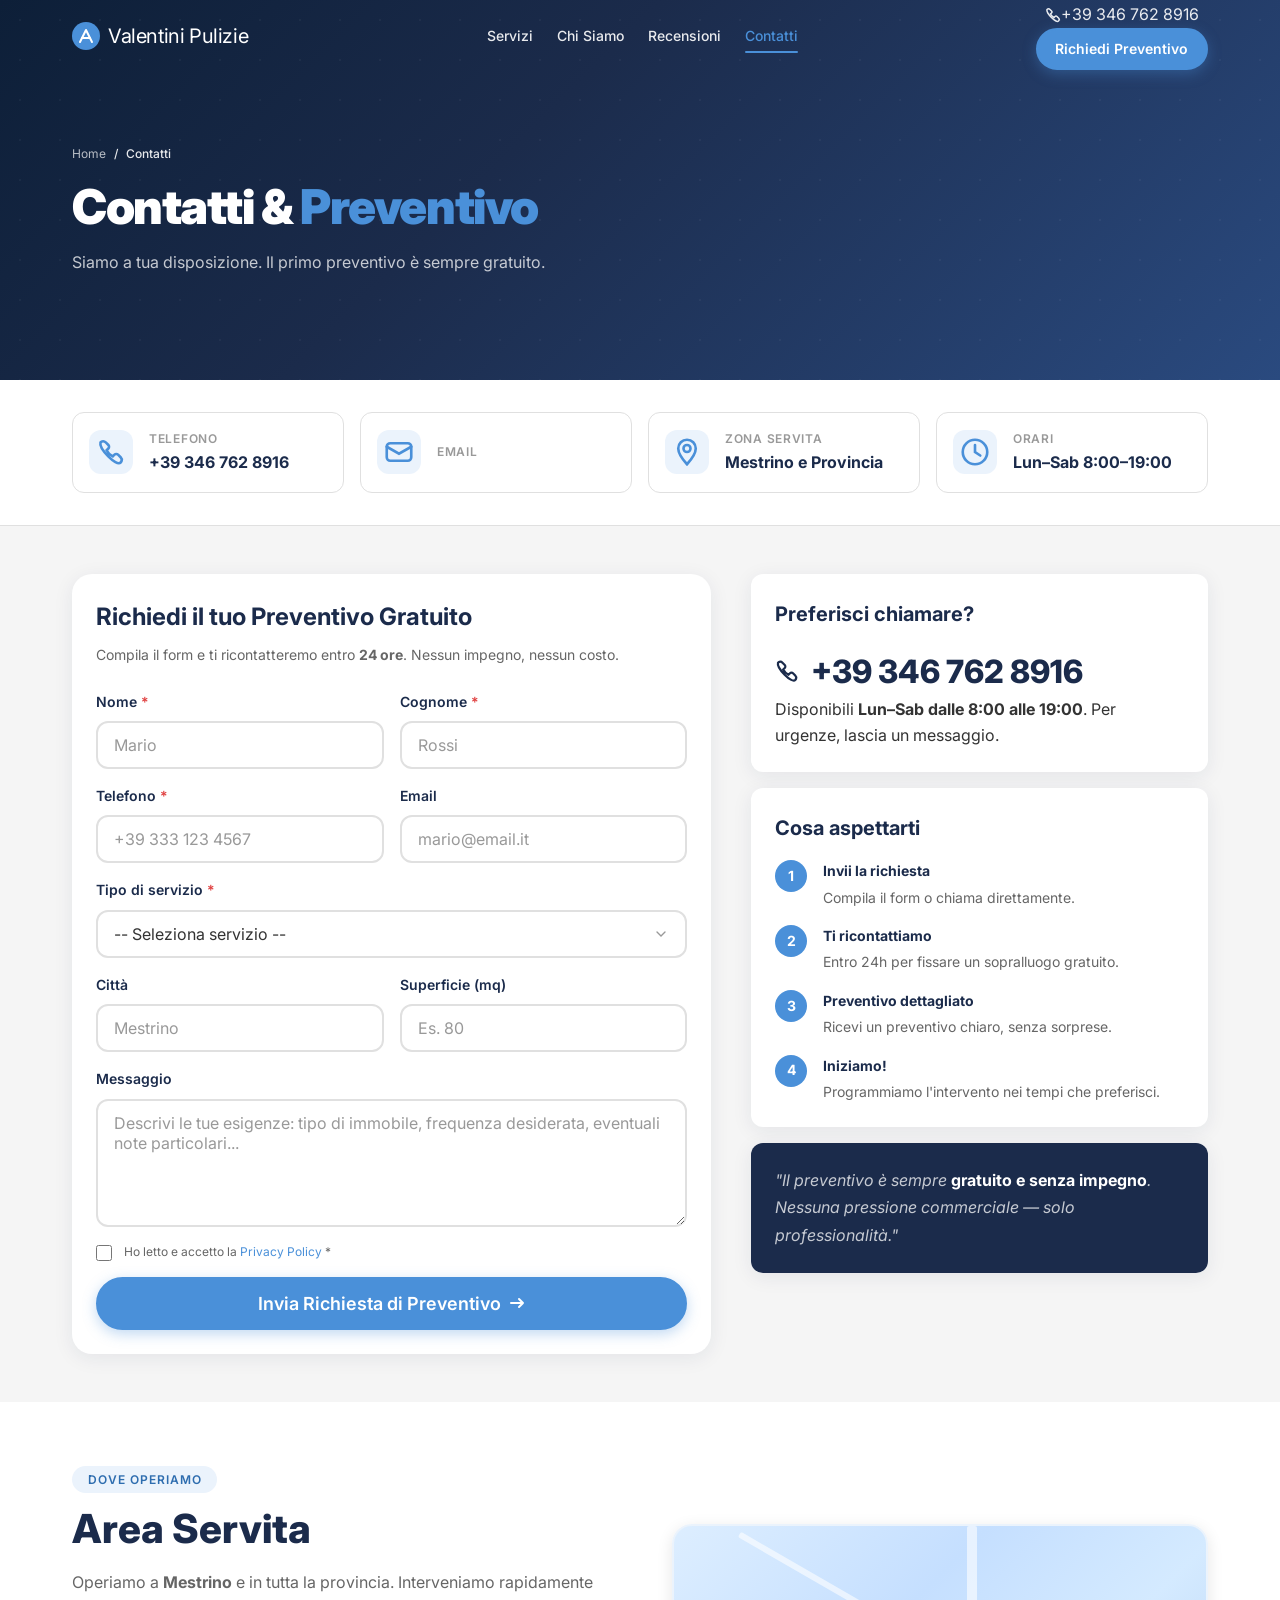
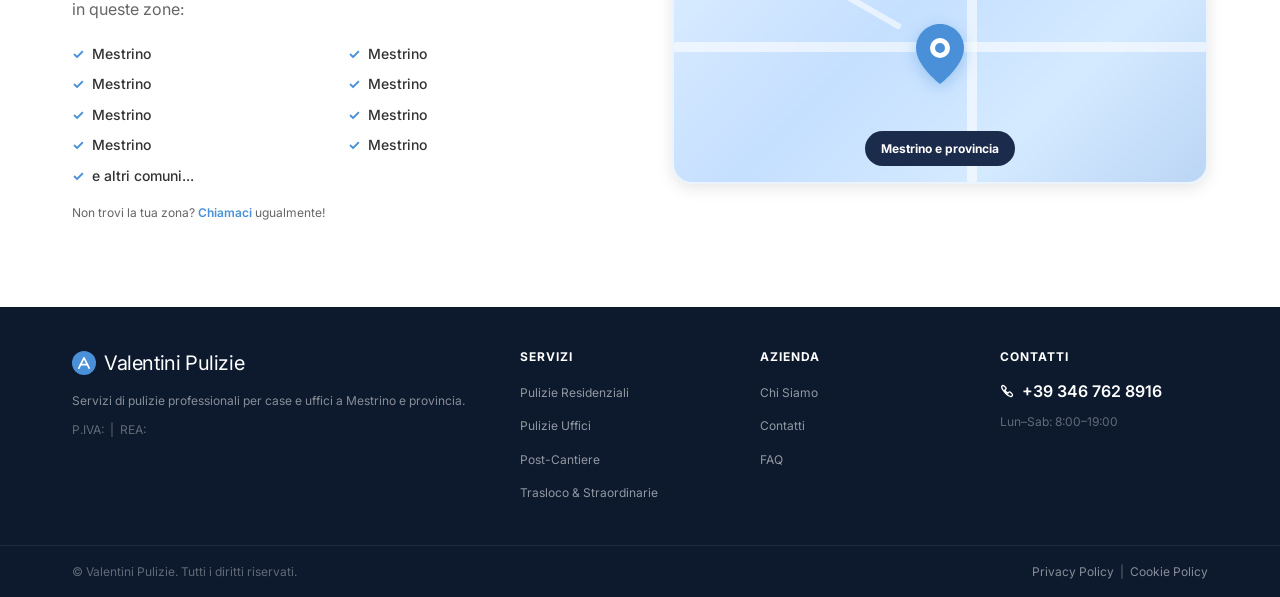
<file: contatti.html>
<!DOCTYPE html>
<html lang="it">
<head>
  <meta charset="UTF-8" />
  <meta name="viewport" content="width=device-width, initial-scale=1.0" />
  <meta name="description" content="Contatta Valentini Pulizie per un preventivo gratuito. Pulizie professionali a Mestrino. Chiamaci o compila il form." />
  <title>Contatti | Valentini Pulizie</title>
  <link rel="preconnect" href="https://fonts.googleapis.com" />
  <link rel="preconnect" href="https://fonts.gstatic.com" crossorigin />
  <link href="https://fonts.googleapis.com/css2?family=Inter:wght@300;400;500;600;700;800;900&display=swap" rel="stylesheet" />
  <link rel="stylesheet" href="css/style.css" />
</head>
<body>

  <header class="header scrolled" id="header">
    <div class="container header__inner">
      <a href="index.html" class="header__logo"><span class="logo-icon"><svg width="28" height="28" viewBox="0 0 28 28" fill="none"><circle cx="14" cy="14" r="14" fill="#4A90D9"/><path d="M8 20L14 8L20 20" stroke="#fff" stroke-width="2" stroke-linecap="round" stroke-linejoin="round"/><path d="M10 16h8" stroke="#fff" stroke-width="2" stroke-linecap="round"/></svg></span><span class="logo-text">Valentini Pulizie</span></a>
      <nav class="header__nav" id="mainNav">
        <ul class="nav-list">
          <li class="nav-item nav-item--dropdown"><a href="index.html#servizi" class="nav-link nav-link--dropdown-trigger">Servizi <svg width="12" height="12" viewBox="0 0 12 12" fill="none"><path d="M2 4L6 8L10 4" stroke="currentColor" stroke-width="1.8" stroke-linecap="round"/></svg></a><ul class="nav-dropdown"><li><a href="servizi/pulizie-residenziali.html" class="nav-dropdown__link"><svg width="16" height="16" viewBox="0 0 16 16" fill="none"><path d="M2 8L8 2L14 8V14H10V10H6V14H2V8Z" stroke="currentColor" stroke-width="1.5" stroke-linecap="round" stroke-linejoin="round"/></svg>Pulizie Residenziali</a></li><li><a href="servizi/pulizie-uffici.html" class="nav-dropdown__link"><svg width="16" height="16" viewBox="0 0 16 16" fill="none"><rect x="2" y="4" width="12" height="10" rx="1" stroke="currentColor" stroke-width="1.5"/><path d="M2 7H14" stroke="currentColor" stroke-width="1.5"/></svg>Pulizie Uffici</a></li><li><a href="servizi/pulizie-post-cantiere.html" class="nav-dropdown__link"><svg width="16" height="16" viewBox="0 0 16 16" fill="none"><path d="M4 14V8L8 3L12 8V14" stroke="currentColor" stroke-width="1.5" stroke-linecap="round" stroke-linejoin="round"/></svg>Post-Cantiere</a></li><li><a href="servizi/pulizie-trasloco.html" class="nav-dropdown__link"><svg width="16" height="16" viewBox="0 0 16 16" fill="none"><rect x="2" y="6" width="12" height="8" rx="1" stroke="currentColor" stroke-width="1.5"/><path d="M5 6V4a3 3 0 016 0v2" stroke="currentColor" stroke-width="1.5" stroke-linecap="round"/></svg>Trasloco & Straordinarie</a></li></ul></li>
          <li><a href="chi-siamo.html" class="nav-link">Chi Siamo</a></li>
          <li><a href="index.html#recensioni" class="nav-link">Recensioni</a></li>
          <li><a href="contatti.html" class="nav-link active">Contatti</a></li>
        </ul>
      </nav>
      <div class="header__actions"><a href="tel:+39 346 762 8916" class="header__phone"><svg width="16" height="16" viewBox="0 0 16 16" fill="none"><path d="M2 2.5C2 2.5 3.5 1 5 2.5L6.5 4C7 4.5 7 5.5 6.5 6L5.5 7C6.5 9 7 9.5 9 10.5L10 9.5C10.5 9 11.5 9 12 9.5L13.5 11C15 12.5 13.5 14 13.5 14C11 16.5 1 6 2 2.5Z" stroke="currentColor" stroke-width="1.5" stroke-linecap="round"/></svg><span>+39 346 762 8916</span></a><a href="contatti.html" class="btn btn--primary btn--sm">Richiedi Preventivo</a></div>
      <button class="hamburger" id="hamburger" aria-label="Apri menu" aria-expanded="false"><span></span><span></span><span></span></button>
    </div>
  </header>

  <main>
    <!-- PAGE HERO -->
    <section class="page-hero">
      <div class="page-hero__bg"></div>
      <div class="container page-hero__content">
        <nav class="breadcrumb" aria-label="Breadcrumb"><ol><li><a href="index.html">Home</a></li><li aria-current="page">Contatti</li></ol></nav>
        <h1 class="page-hero__title">Contatti & <span class="highlight">Preventivo</span></h1>
        <p class="page-hero__subtitle">Siamo a tua disposizione. Il primo preventivo è sempre gratuito.</p>
      </div>
    </section>

    <!-- CONTATTO RAPIDO BAR -->
    <section class="quick-contact-bar">
      <div class="container">
        <div class="quick-contact-bar__grid reveal-up">
          <a href="tel:+39 346 762 8916" class="quick-contact-item">
            <div class="quick-contact-item__icon"><svg width="28" height="28" viewBox="0 0 16 16" fill="none"><path d="M2 2.5C2 2.5 3.5 1 5 2.5L6.5 4C7 4.5 7 5.5 6.5 6L5.5 7C6.5 9 7 9.5 9 10.5L10 9.5C10.5 9 11.5 9 12 9.5L13.5 11C15 12.5 13.5 14 13.5 14C11 16.5 1 6 2 2.5Z" stroke="#4A90D9" stroke-width="1.5" stroke-linecap="round"/></svg></div>
            <div><span class="quick-contact-item__label">Telefono</span><span class="quick-contact-item__value">+39 346 762 8916</span></div>
          </a>
          <a href="mailto:" class="quick-contact-item">
            <div class="quick-contact-item__icon"><svg width="28" height="28" viewBox="0 0 16 16" fill="none"><rect x="1" y="3" width="14" height="10" rx="2" stroke="#4A90D9" stroke-width="1.5"/><path d="M1 5L8 9L15 5" stroke="#4A90D9" stroke-width="1.5" stroke-linecap="round"/></svg></div>
            <div><span class="quick-contact-item__label">Email</span><span class="quick-contact-item__value"></span></div>
          </a>
          <div class="quick-contact-item">
            <div class="quick-contact-item__icon"><svg width="28" height="28" viewBox="0 0 16 16" fill="none"><path d="M8 1C5.2 1 3 3.2 3 6C3 9.5 8 15 8 15C8 15 13 9.5 13 6C13 3.2 10.8 1 8 1Z" stroke="#4A90D9" stroke-width="1.5"/><circle cx="8" cy="6" r="2" stroke="#4A90D9" stroke-width="1.5"/></svg></div>
            <div><span class="quick-contact-item__label">Zona servita</span><span class="quick-contact-item__value">Mestrino e Provincia</span></div>
          </div>
          <div class="quick-contact-item">
            <div class="quick-contact-item__icon"><svg width="28" height="28" viewBox="0 0 16 16" fill="none"><circle cx="8" cy="8" r="7" stroke="#4A90D9" stroke-width="1.5"/><path d="M8 4V8L11 10" stroke="#4A90D9" stroke-width="1.5" stroke-linecap="round"/></svg></div>
            <div><span class="quick-contact-item__label">Orari</span><span class="quick-contact-item__value">Lun–Sab 8:00–19:00</span></div>
          </div>
        </div>
      </div>
    </section>

    <!-- FORM + MAPPA -->
    <section class="contatti-page">
      <div class="container">
        <div class="contatti-page__grid">

          <!-- FORM -->
          <div class="contatti-page__form reveal-up">
            <h2 class="form-section-title">Richiedi il tuo Preventivo Gratuito</h2>
            <p class="form-section-sub">Compila il form e ti ricontatteremo entro <strong>24 ore</strong>. Nessun impegno, nessun costo.</p>
            <form class="contact-form contact-form--full" id="contactForm" novalidate>
              <div class="form-row">
                <div class="form-group">
                  <label for="nome" class="form-label">Nome <span>*</span></label>
                  <input type="text" id="nome" name="nome" class="form-input" placeholder="Mario" required autocomplete="given-name"/>
                </div>
                <div class="form-group">
                  <label for="cognome" class="form-label">Cognome <span>*</span></label>
                  <input type="text" id="cognome" name="cognome" class="form-input" placeholder="Rossi" required autocomplete="family-name"/>
                </div>
              </div>
              <div class="form-row">
                <div class="form-group">
                  <label for="telefono" class="form-label">Telefono <span>*</span></label>
                  <input type="tel" id="telefono" name="telefono" class="form-input" placeholder="+39 333 123 4567" required autocomplete="tel"/>
                </div>
                <div class="form-group">
                  <label for="email" class="form-label">Email</label>
                  <input type="email" id="email" name="email" class="form-input" placeholder="mario@email.it" autocomplete="email"/>
                </div>
              </div>
              <div class="form-group">
                <label for="servizio" class="form-label">Tipo di servizio <span>*</span></label>
                <select id="servizio" name="servizio" class="form-input form-select" required>
                  <option value="">-- Seleziona servizio --</option>
                  <option value="residenziale">Pulizie Residenziali</option>
                  <option value="ufficio">Pulizie Uffici/Commerciali</option>
                  <option value="postcantiere">Pulizie Post-Cantiere</option>
                  <option value="trasloco">Pulizie Trasloco/Straordinarie</option>
                  <option value="altro">Altro</option>
                </select>
              </div>
              <div class="form-row">
                <div class="form-group">
                  <label for="citta" class="form-label">Città</label>
                  <input type="text" id="citta" name="citta" class="form-input" placeholder="Mestrino"/>
                </div>
                <div class="form-group">
                  <label for="superficie" class="form-label">Superficie (mq)</label>
                  <input type="number" id="superficie" name="superficie" class="form-input" placeholder="Es. 80"/>
                </div>
              </div>
              <div class="form-group">
                <label for="messaggio" class="form-label">Messaggio</label>
                <textarea id="messaggio" name="messaggio" class="form-input form-textarea" placeholder="Descrivi le tue esigenze: tipo di immobile, frequenza desiderata, eventuali note particolari..." rows="5"></textarea>
              </div>
              <div class="form-group form-group--check">
                <label class="form-check">
                  <input type="checkbox" name="privacy" required/>
                  <span>Ho letto e accetto la <a href="#">Privacy Policy</a> *</span>
                </label>
              </div>
              <button type="submit" class="btn btn--primary btn--full btn--lg">
                Invia Richiesta di Preventivo
                <svg width="16" height="16" viewBox="0 0 16 16" fill="none"><path d="M2 8H14M10 4L14 8L10 12" stroke="currentColor" stroke-width="2" stroke-linecap="round" stroke-linejoin="round"/></svg>
              </button>
              <div class="form-success" id="formSuccess" role="alert" hidden>
                <svg width="20" height="20" viewBox="0 0 20 20" fill="none"><circle cx="10" cy="10" r="9" stroke="#2E8B57" stroke-width="2"/><path d="M6 10L9 13L14 7" stroke="#2E8B57" stroke-width="2" stroke-linecap="round" stroke-linejoin="round"/></svg>
                Richiesta inviata! Ti contatteremo al più presto.
              </div>
            </form>
          </div>

          <!-- INFO LATERALE -->
          <aside class="contatti-page__aside reveal-up" style="--delay:0.15s">
            <div class="aside-block">
              <h3 class="aside-block__title">Preferisci chiamare?</h3>
              <a href="tel:+39 346 762 8916" class="phone-big phone-big--dark">
                <svg width="24" height="24" viewBox="0 0 16 16" fill="none"><path d="M2 2.5C2 2.5 3.5 1 5 2.5L6.5 4C7 4.5 7 5.5 6.5 6L5.5 7C6.5 9 7 9.5 9 10.5L10 9.5C10.5 9 11.5 9 12 9.5L13.5 11C15 12.5 13.5 14 13.5 14C11 16.5 1 6 2 2.5Z" stroke="currentColor" stroke-width="1.5" stroke-linecap="round"/></svg>
                +39 346 762 8916
              </a>
              <p>Disponibili <strong>Lun–Sab dalle 8:00 alle 19:00</strong>. Per urgenze, lascia un messaggio.</p>
            </div>

            <div class="aside-block">
              <h3 class="aside-block__title">Cosa aspettarti</h3>
              <ol class="process-list">
                <li class="process-item">
                  <span class="process-item__num">1</span>
                  <div><strong>Invii la richiesta</strong><p>Compila il form o chiama direttamente.</p></div>
                </li>
                <li class="process-item">
                  <span class="process-item__num">2</span>
                  <div><strong>Ti ricontattiamo</strong><p>Entro 24h per fissare un sopralluogo gratuito.</p></div>
                </li>
                <li class="process-item">
                  <span class="process-item__num">3</span>
                  <div><strong>Preventivo dettagliato</strong><p>Ricevi un preventivo chiaro, senza sorprese.</p></div>
                </li>
                <li class="process-item">
                  <span class="process-item__num">4</span>
                  <div><strong>Iniziamo!</strong><p>Programmiamo l'intervento nei tempi che preferisci.</p></div>
                </li>
              </ol>
            </div>

            <div class="aside-block aside-block--accent">
              <p>"Il preventivo è sempre <strong>gratuito e senza impegno</strong>. Nessuna pressione commerciale — solo professionalità."</p>
            </div>
          </aside>
        </div>
      </div>
    </section>

    <!-- MAPPA AREA -->
    <section class="area-servita">
      <div class="container">
        <div class="area-servita__inner reveal-up">
          <div class="area-servita__text">
            <span class="section-tag">Dove operiamo</span>
            <h2 class="section-title" style="text-align:left">Area Servita</h2>
            <p>Operiamo a <strong>Mestrino</strong> e in tutta la provincia. Interveniamo rapidamente in queste zone:</p>
            <ul class="area-list">
              <li>Mestrino</li><li>Mestrino</li><li>Mestrino</li><li>Mestrino</li>
              <li>Mestrino</li><li>Mestrino</li><li>Mestrino</li><li>Mestrino</li>
              <li>e altri comuni...</li>
            </ul>
            <p class="area-note">Non trovi la tua zona? <a href="tel:+39 346 762 8916">Chiamaci</a> ugualmente!</p>
          </div>
          <div class="area-servita__map">
            <div class="map-placeholder">
              <svg class="map-pin" width="48" height="60" viewBox="0 0 48 60" fill="none"><path d="M24 0C10.7 0 0 10.7 0 24C0 42 24 60 24 60C24 60 48 42 48 24C48 10.7 37.3 0 24 0Z" fill="#4A90D9"/><circle cx="24" cy="24" r="10" fill="white"/><circle cx="24" cy="24" r="5" fill="#4A90D9"/></svg>
              <span class="map-placeholder__label">Mestrino e provincia</span>
              <div class="map-roads"><div class="map-road map-road--h"></div><div class="map-road map-road--v"></div><div class="map-road map-road--d1"></div></div>
            </div>
          </div>
        </div>
      </div>
    </section>
  </main>

  <footer class="footer">
    <div class="container footer__inner">
      <div class="footer__brand"><a href="index.html" class="header__logo footer__logo"><span class="logo-icon"><svg width="24" height="24" viewBox="0 0 28 28" fill="none"><circle cx="14" cy="14" r="14" fill="#4A90D9"/><path d="M8 20L14 8L20 20" stroke="#fff" stroke-width="2" stroke-linecap="round" stroke-linejoin="round"/><path d="M10 16h8" stroke="#fff" stroke-width="2" stroke-linecap="round"/></svg></span><span class="logo-text">Valentini Pulizie</span></a><p class="footer__desc">Servizi di pulizie professionali per case e uffici a Mestrino e provincia.</p><p class="footer__piva">P.IVA:  &nbsp;|&nbsp; REA: </p></div>
      <nav class="footer__nav"><h4 class="footer__nav-title">Servizi</h4><ul><li><a href="servizi/pulizie-residenziali.html">Pulizie Residenziali</a></li><li><a href="servizi/pulizie-uffici.html">Pulizie Uffici</a></li><li><a href="servizi/pulizie-post-cantiere.html">Post-Cantiere</a></li><li><a href="servizi/pulizie-trasloco.html">Trasloco & Straordinarie</a></li></ul></nav>
      <nav class="footer__nav"><h4 class="footer__nav-title">Azienda</h4><ul><li><a href="chi-siamo.html">Chi Siamo</a></li><li><a href="contatti.html">Contatti</a></li><li><a href="index.html#faq">FAQ</a></li></ul></nav>
      <div class="footer__contact"><h4 class="footer__nav-title">Contatti</h4><a href="tel:+39 346 762 8916" class="footer__phone"><svg width="14" height="14" viewBox="0 0 16 16" fill="none"><path d="M2 2.5C2 2.5 3.5 1 5 2.5L6.5 4C7 4.5 7 5.5 6.5 6L5.5 7C6.5 9 7 9.5 9 10.5L10 9.5C10.5 9 11.5 9 12 9.5L13.5 11C15 12.5 13.5 14 13.5 14C11 16.5 1 6 2 2.5Z" stroke="currentColor" stroke-width="1.5" stroke-linecap="round"/></svg>+39 346 762 8916</a><a href="mailto:" class="footer__email"></a><p class="footer__hours">Lun–Sab: 8:00–19:00</p></div>
    </div>
    <div class="footer__bottom"><div class="container"><p>&copy; <span class="footer-year"></span> Valentini Pulizie. Tutti i diritti riservati.</p><p><a href="#">Privacy Policy</a> &nbsp;|&nbsp; <a href="#">Cookie Policy</a></p></div></div>
  </footer>
  <script src="js/main.js"></script>
</body>
</html>
</file>
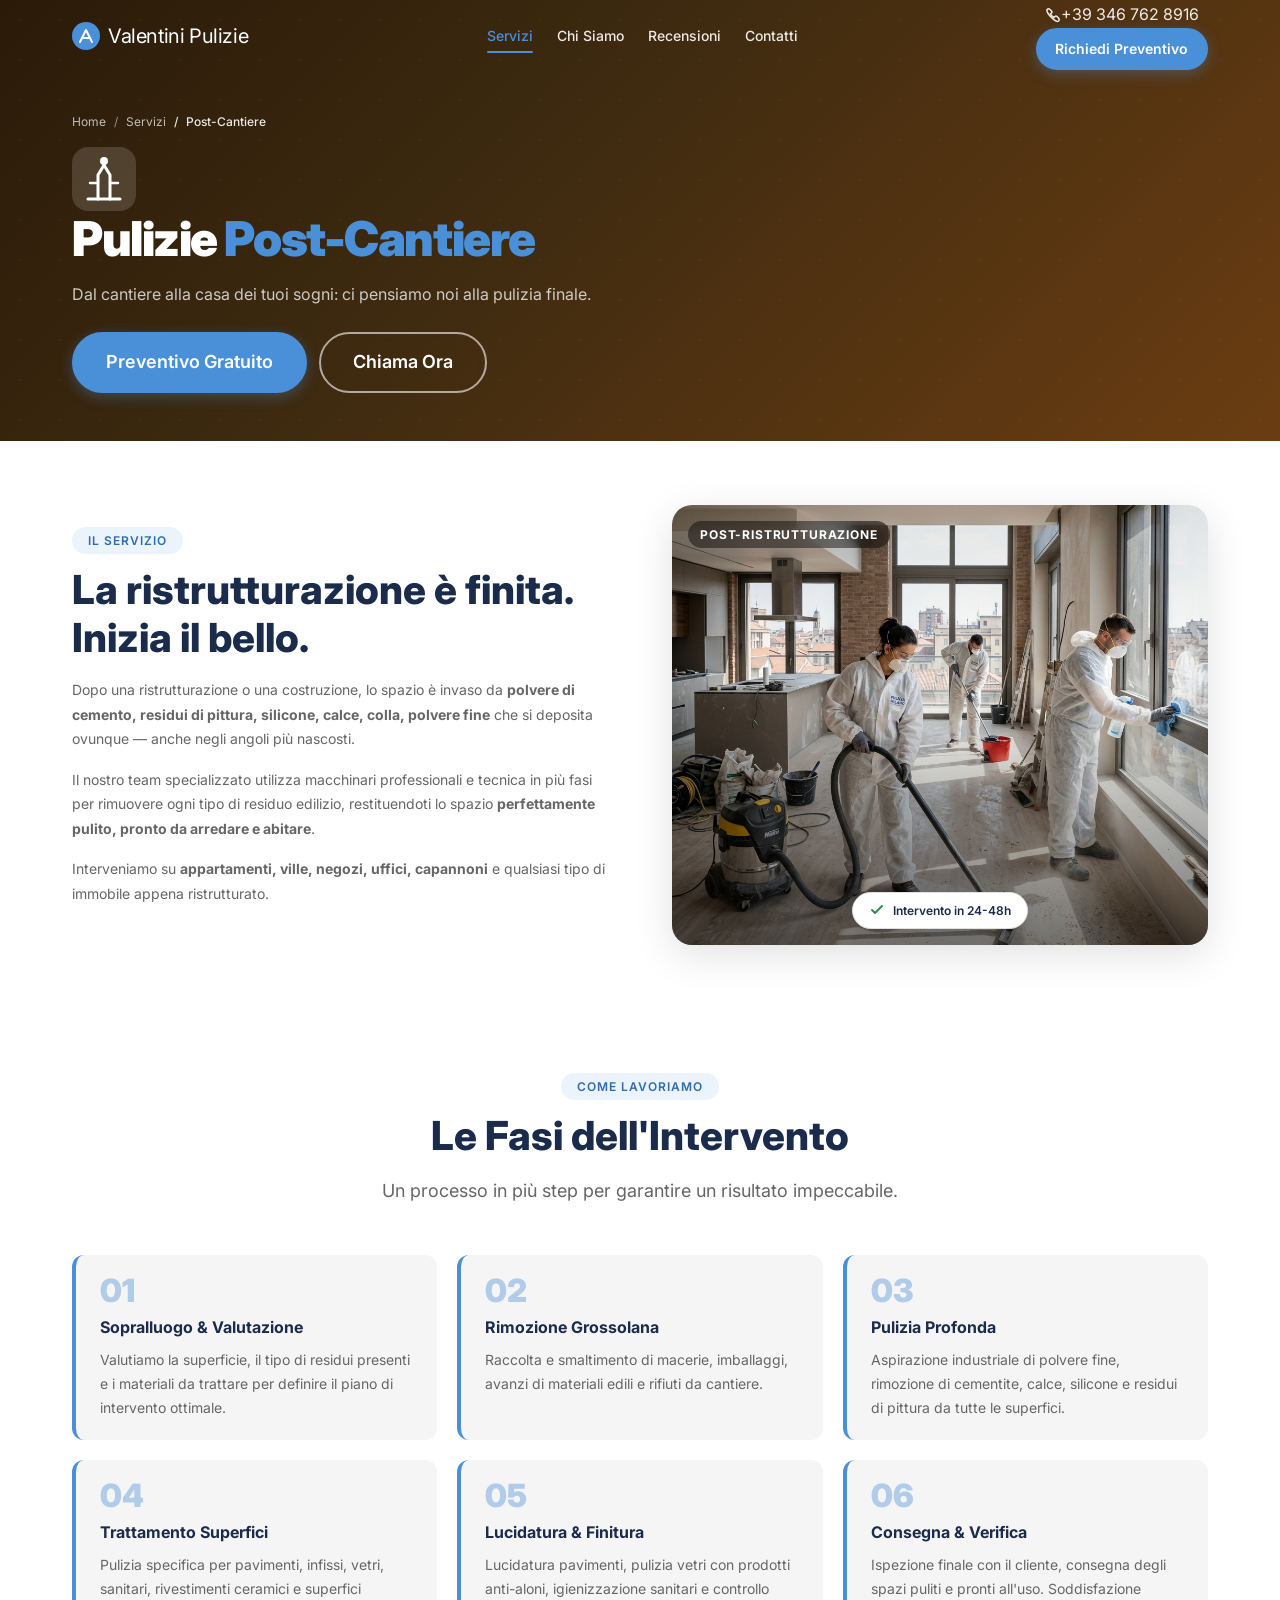
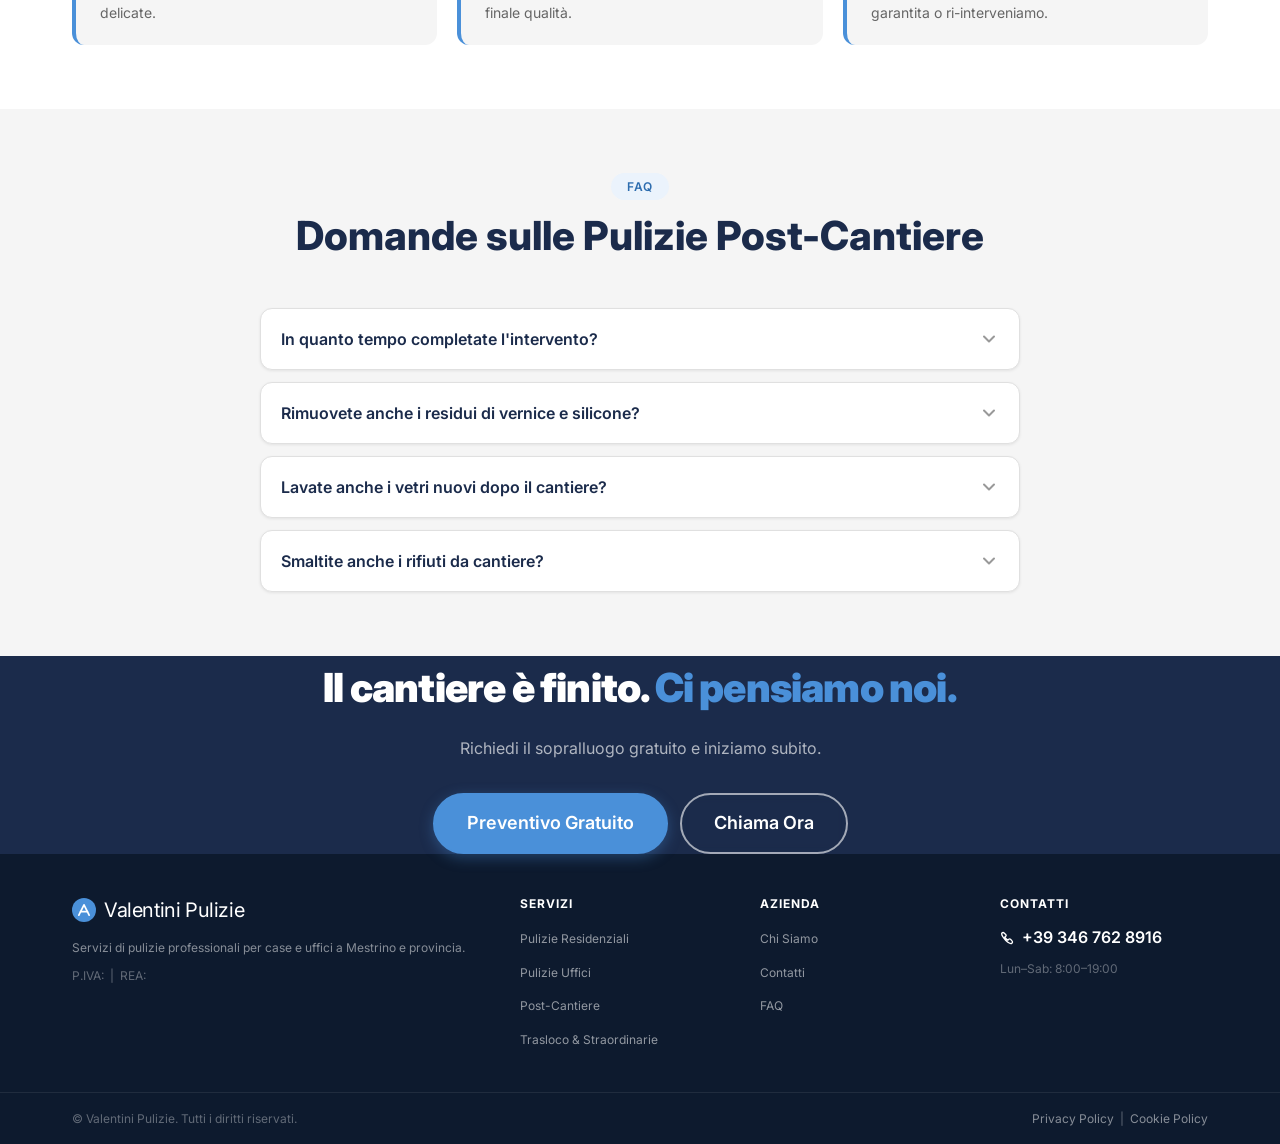
<file: servizi/pulizie-post-cantiere.html>
<!DOCTYPE html>
<html lang="it">
<head>
  <meta charset="UTF-8" />
  <meta name="viewport" content="width=device-width, initial-scale=1.0" />
  <meta name="description" content="Pulizie post-cantiere a Mestrino. Rimozione polvere, residui edili, cementite. Pronti in tempi rapidi. Preventivo gratuito." />
  <title>Pulizie Post-Cantiere | Valentini Pulizie</title>
  <link rel="preconnect" href="https://fonts.googleapis.com" />
  <link rel="preconnect" href="https://fonts.gstatic.com" crossorigin />
  <link href="https://fonts.googleapis.com/css2?family=Inter:wght@300;400;500;600;700;800;900&display=swap" rel="stylesheet" />
  <link rel="stylesheet" href="../css/style.css" />
</head>
<body>

  <header class="header scrolled" id="header">
    <div class="container header__inner">
      <a href="../index.html" class="header__logo"><span class="logo-icon"><svg width="28" height="28" viewBox="0 0 28 28" fill="none"><circle cx="14" cy="14" r="14" fill="#4A90D9"/><path d="M8 20L14 8L20 20" stroke="#fff" stroke-width="2" stroke-linecap="round" stroke-linejoin="round"/><path d="M10 16h8" stroke="#fff" stroke-width="2" stroke-linecap="round"/></svg></span><span class="logo-text">Valentini Pulizie</span></a>
      <nav class="header__nav" id="mainNav">
        <ul class="nav-list">
          <li class="nav-item nav-item--dropdown"><a href="../index.html#servizi" class="nav-link nav-link--dropdown-trigger active">Servizi <svg width="12" height="12" viewBox="0 0 12 12" fill="none"><path d="M2 4L6 8L10 4" stroke="currentColor" stroke-width="1.8" stroke-linecap="round"/></svg></a><ul class="nav-dropdown"><li><a href="pulizie-residenziali.html" class="nav-dropdown__link"><svg width="16" height="16" viewBox="0 0 16 16" fill="none"><path d="M2 8L8 2L14 8V14H10V10H6V14H2V8Z" stroke="currentColor" stroke-width="1.5" stroke-linecap="round" stroke-linejoin="round"/></svg>Pulizie Residenziali</a></li><li><a href="pulizie-uffici.html" class="nav-dropdown__link"><svg width="16" height="16" viewBox="0 0 16 16" fill="none"><rect x="2" y="4" width="12" height="10" rx="1" stroke="currentColor" stroke-width="1.5"/><path d="M2 7H14" stroke="currentColor" stroke-width="1.5"/></svg>Pulizie Uffici</a></li><li><a href="pulizie-post-cantiere.html" class="nav-dropdown__link active"><svg width="16" height="16" viewBox="0 0 16 16" fill="none"><path d="M4 14V8L8 3L12 8V14" stroke="currentColor" stroke-width="1.5" stroke-linecap="round" stroke-linejoin="round"/></svg>Post-Cantiere</a></li><li><a href="pulizie-trasloco.html" class="nav-dropdown__link"><svg width="16" height="16" viewBox="0 0 16 16" fill="none"><rect x="2" y="6" width="12" height="8" rx="1" stroke="currentColor" stroke-width="1.5"/><path d="M5 6V4a3 3 0 016 0v2" stroke="currentColor" stroke-width="1.5" stroke-linecap="round"/></svg>Trasloco & Straordinarie</a></li></ul></li>
          <li><a href="../chi-siamo.html" class="nav-link">Chi Siamo</a></li>
          <li><a href="../index.html#recensioni" class="nav-link">Recensioni</a></li>
          <li><a href="../contatti.html" class="nav-link">Contatti</a></li>
        </ul>
      </nav>
      <div class="header__actions"><a href="tel:+39 346 762 8916" class="header__phone"><svg width="16" height="16" viewBox="0 0 16 16" fill="none"><path d="M2 2.5C2 2.5 3.5 1 5 2.5L6.5 4C7 4.5 7 5.5 6.5 6L5.5 7C6.5 9 7 9.5 9 10.5L10 9.5C10.5 9 11.5 9 12 9.5L13.5 11C15 12.5 13.5 14 13.5 14C11 16.5 1 6 2 2.5Z" stroke="currentColor" stroke-width="1.5" stroke-linecap="round"/></svg><span>+39 346 762 8916</span></a><a href="../contatti.html" class="btn btn--primary btn--sm">Richiedi Preventivo</a></div>
      <button class="hamburger" id="hamburger" aria-label="Apri menu" aria-expanded="false"><span></span><span></span><span></span></button>
    </div>
  </header>

  <main>
    <section class="page-hero page-hero--servizio">
      <div class="page-hero__bg page-hero__bg--orange"></div>
      <div class="container page-hero__content">
        <nav class="breadcrumb"><ol><li><a href="../index.html">Home</a></li><li><a href="../index.html#servizi">Servizi</a></li><li aria-current="page">Post-Cantiere</li></ol></nav>
        <div class="page-hero__icon" aria-hidden="true">
          <svg width="64" height="64" viewBox="0 0 64 64" fill="none"><rect width="64" height="64" rx="16" fill="rgba(255,255,255,0.15)"/><path d="M16 52H48" stroke="white" stroke-width="3" stroke-linecap="round"/><path d="M26 52V28L32 18L38 28V52" stroke="white" stroke-width="3" stroke-linecap="round" stroke-linejoin="round"/><circle cx="32" cy="14" r="4" fill="white"/><path d="M18 36H26M38 36H46" stroke="white" stroke-width="2.5" stroke-linecap="round"/></svg>
        </div>
        <h1 class="page-hero__title">Pulizie <span class="highlight">Post-Cantiere</span></h1>
        <p class="page-hero__subtitle">Dal cantiere alla casa dei tuoi sogni: ci pensiamo noi alla pulizia finale.</p>
        <div class="page-hero__cta">
          <a href="../contatti.html" class="btn btn--primary btn--lg">Preventivo Gratuito</a>
          <a href="tel:+39 346 762 8916" class="btn btn--outline btn--lg">Chiama Ora</a>
        </div>
      </div>
    </section>

    <!-- INTRO -->
<section class="servizio-intro">
  <div class="container">
    <div class="servizio-intro__grid">
      <div class="servizio-intro__text reveal-up">
        <span class="section-tag">Il servizio</span>
        <h2 class="section-title" style="text-align:left">La ristrutturazione è finita. Inizia il bello.</h2>
        <p>Dopo una ristrutturazione o una costruzione, lo spazio è invaso da <strong>polvere di cemento, residui di pittura, silicone, calce, colla, polvere fine</strong> che si deposita ovunque — anche negli angoli più nascosti.</p>
        <p>Il nostro team specializzato utilizza macchinari professionali e tecnica in più fasi per rimuovere ogni tipo di residuo edilizio, restituendoti lo spazio <strong>perfettamente pulito, pronto da arredare e abitare</strong>.</p>
        <p>Interveniamo su <strong>appartamenti, ville, negozi, uffici, capannoni</strong> e qualsiasi tipo di immobile appena ristrutturato.</p>
      </div>

      <div class="servizio-intro__visual reveal-up" style="--delay:0.2s">
        <div class="servizio-visual-card servizio-visual-card--cant">

          <!-- Immagine principale -->
          <img
            src="../img/pulizia-cantiere.png"
            alt="Pulizie post cantiere professionale"
            class="servizio-visual-card__img"
          />

          <!-- Overlay scuro sul fondo per leggibilità -->
          <div class="servizio-visual-card__overlay"></div>

          <!-- Label in alto a sinistra -->
          <span class="servizio-visual-card__label">Post-Ristrutturazione</span>

          <!-- Badge in basso -->
          <div class="servizio-visual-badge servizio-visual-badge--orange">
            <svg width="16" height="16" viewBox="0 0 16 16" fill="none">
              <path d="M3 8L6 11L13 4" stroke="#2E8B57" stroke-width="2" stroke-linecap="round" stroke-linejoin="round"/>
            </svg>
            Intervento in 24-48h
          </div>

        </div>
      </div>
    </div>
  </div>
</section>

    <!-- FASI INTERVENTO -->
    <section class="servizio-fasi">
      <div class="container">
        <div class="section-header reveal-up">
          <span class="section-tag">Come lavoriamo</span>
          <h2 class="section-title">Le Fasi dell'Intervento</h2>
          <p class="section-subtitle">Un processo in più step per garantire un risultato impeccabile.</p>
        </div>
        <div class="fasi-grid">
          <div class="fase-card reveal-up">
            <div class="fase-card__step">01</div>
            <h3>Sopralluogo & Valutazione</h3>
            <p>Valutiamo la superficie, il tipo di residui presenti e i materiali da trattare per definire il piano di intervento ottimale.</p>
          </div>
          <div class="fase-card reveal-up" style="--delay:0.1s">
            <div class="fase-card__step">02</div>
            <h3>Rimozione Grossolana</h3>
            <p>Raccolta e smaltimento di macerie, imballaggi, avanzi di materiali edili e rifiuti da cantiere.</p>
          </div>
          <div class="fase-card reveal-up" style="--delay:0.2s">
            <div class="fase-card__step">03</div>
            <h3>Pulizia Profonda</h3>
            <p>Aspirazione industriale di polvere fine, rimozione di cementite, calce, silicone e residui di pittura da tutte le superfici.</p>
          </div>
          <div class="fase-card reveal-up" style="--delay:0.3s">
            <div class="fase-card__step">04</div>
            <h3>Trattamento Superfici</h3>
            <p>Pulizia specifica per pavimenti, infissi, vetri, sanitari, rivestimenti ceramici e superfici delicate.</p>
          </div>
          <div class="fase-card reveal-up" style="--delay:0.4s">
            <div class="fase-card__step">05</div>
            <h3>Lucidatura & Finitura</h3>
            <p>Lucidatura pavimenti, pulizia vetri con prodotti anti-aloni, igienizzazione sanitari e controllo finale qualità.</p>
          </div>
          <div class="fase-card reveal-up" style="--delay:0.5s">
            <div class="fase-card__step">06</div>
            <h3>Consegna & Verifica</h3>
            <p>Ispezione finale con il cliente, consegna degli spazi puliti e pronti all'uso. Soddisfazione garantita o ri-interveniamo.</p>
          </div>
        </div>
      </div>
    </section>

    <!-- FAQ -->
    <section class="faq">
      <div class="container">
        <div class="section-header reveal-up"><span class="section-tag">FAQ</span><h2 class="section-title">Domande sulle Pulizie Post-Cantiere</h2></div>
        <div class="faq__list reveal-up">
          <div class="faq-item"><button class="faq-item__question" aria-expanded="false"><span>In quanto tempo completate l'intervento?</span><span class="faq-item__icon"><svg width="20" height="20" viewBox="0 0 20 20" fill="none"><path d="M5 7.5L10 12.5L15 7.5" stroke="currentColor" stroke-width="2" stroke-linecap="round" stroke-linejoin="round"/></svg></span></button><div class="faq-item__answer"><div class="faq-item__answer-inner"><p>Dipende dalla superficie e dal livello di sporco. Un appartamento di 80mq viene completato in genere in <strong>6-10 ore</strong>. Per spazi più grandi interveniamo con squadre multiple.</p></div></div></div>
          <div class="faq-item"><button class="faq-item__question" aria-expanded="false"><span>Rimuovete anche i residui di vernice e silicone?</span><span class="faq-item__icon"><svg width="20" height="20" viewBox="0 0 20 20" fill="none"><path d="M5 7.5L10 12.5L15 7.5" stroke="currentColor" stroke-width="2" stroke-linecap="round" stroke-linejoin="round"/></svg></span></button><div class="faq-item__answer"><div class="faq-item__answer-inner"><p>Sì, utilizziamo prodotti specifici e raschietti professionali per rimuovere residui di vernice, silicone, colla, cementite e altri materiali edili, senza danneggiare le superfici sottostanti.</p></div></div></div>
          <div class="faq-item"><button class="faq-item__question" aria-expanded="false"><span>Lavate anche i vetri nuovi dopo il cantiere?</span><span class="faq-item__icon"><svg width="20" height="20" viewBox="0 0 20 20" fill="none"><path d="M5 7.5L10 12.5L15 7.5" stroke="currentColor" stroke-width="2" stroke-linecap="round" stroke-linejoin="round"/></svg></span></button><div class="faq-item__answer"><div class="faq-item__answer-inner"><p>Assolutamente. Il lavaggio vetri con prodotti anti-aloni professionali è incluso nel servizio standard post-cantiere. Puliamo sia le superfici interne che esterne accessibili.</p></div></div></div>
          <div class="faq-item"><button class="faq-item__question" aria-expanded="false"><span>Smaltite anche i rifiuti da cantiere?</span><span class="faq-item__icon"><svg width="20" height="20" viewBox="0 0 20 20" fill="none"><path d="M5 7.5L10 12.5L15 7.5" stroke="currentColor" stroke-width="2" stroke-linecap="round" stroke-linejoin="round"/></svg></span></button><div class="faq-item__answer"><div class="faq-item__answer-inner"><p>Raccogliamo e rimuovere i rifiuti da cantiere (imballaggi, residui minori). Per lo smaltimento di materiali edili in grandi quantità (macerie, scarti strutturali) è necessario un servizio dedicato che possiamo consigliare.</p></div></div></div>
        </div>
      </div>
    </section>

    <section class="cta-finale">
      <div class="container">
        <div class="cta-finale__inner reveal-up">
          <h2>Il cantiere è finito. <span class="highlight">Ci pensiamo noi.</span></h2>
          <p>Richiedi il sopralluogo gratuito e iniziamo subito.</p>
          <div class="cta-finale__actions">
            <a href="../contatti.html" class="btn btn--primary btn--lg">Preventivo Gratuito</a>
            <a href="tel:+39 346 762 8916" class="btn btn--outline btn--lg">Chiama Ora</a>
          </div>
        </div>
      </div>
    </section>
  </main>

  <footer class="footer">
    <div class="container footer__inner">
      <div class="footer__brand"><a href="../index.html" class="header__logo footer__logo"><span class="logo-icon"><svg width="24" height="24" viewBox="0 0 28 28" fill="none"><circle cx="14" cy="14" r="14" fill="#4A90D9"/><path d="M8 20L14 8L20 20" stroke="#fff" stroke-width="2" stroke-linecap="round" stroke-linejoin="round"/><path d="M10 16h8" stroke="#fff" stroke-width="2" stroke-linecap="round"/></svg></span><span class="logo-text">Valentini Pulizie</span></a><p class="footer__desc">Servizi di pulizie professionali per case e uffici a Mestrino e provincia.</p><p class="footer__piva">P.IVA:  &nbsp;|&nbsp; REA: </p></div>
      <nav class="footer__nav"><h4 class="footer__nav-title">Servizi</h4><ul><li><a href="pulizie-residenziali.html">Pulizie Residenziali</a></li><li><a href="pulizie-uffici.html">Pulizie Uffici</a></li><li><a href="pulizie-post-cantiere.html">Post-Cantiere</a></li><li><a href="pulizie-trasloco.html">Trasloco & Straordinarie</a></li></ul></nav>
      <nav class="footer__nav"><h4 class="footer__nav-title">Azienda</h4><ul><li><a href="../chi-siamo.html">Chi Siamo</a></li><li><a href="../contatti.html">Contatti</a></li><li><a href="../index.html#faq">FAQ</a></li></ul></nav>
      <div class="footer__contact"><h4 class="footer__nav-title">Contatti</h4><a href="tel:+39 346 762 8916" class="footer__phone"><svg width="14" height="14" viewBox="0 0 16 16" fill="none"><path d="M2 2.5C2 2.5 3.5 1 5 2.5L6.5 4C7 4.5 7 5.5 6.5 6L5.5 7C6.5 9 7 9.5 9 10.5L10 9.5C10.5 9 11.5 9 12 9.5L13.5 11C15 12.5 13.5 14 13.5 14C11 16.5 1 6 2 2.5Z" stroke="currentColor" stroke-width="1.5" stroke-linecap="round"/></svg>+39 346 762 8916</a><a href="mailto:" class="footer__email"></a><p class="footer__hours">Lun–Sab: 8:00–19:00</p></div>
    </div>
    <div class="footer__bottom"><div class="container"><p>&copy; <span class="footer-year"></span> Valentini Pulizie. Tutti i diritti riservati.</p><p><a href="#">Privacy Policy</a> &nbsp;|&nbsp; <a href="#">Cookie Policy</a></p></div></div>
  </footer>
  <script src="../js/main.js"></script>
</body>
</html>
</file>
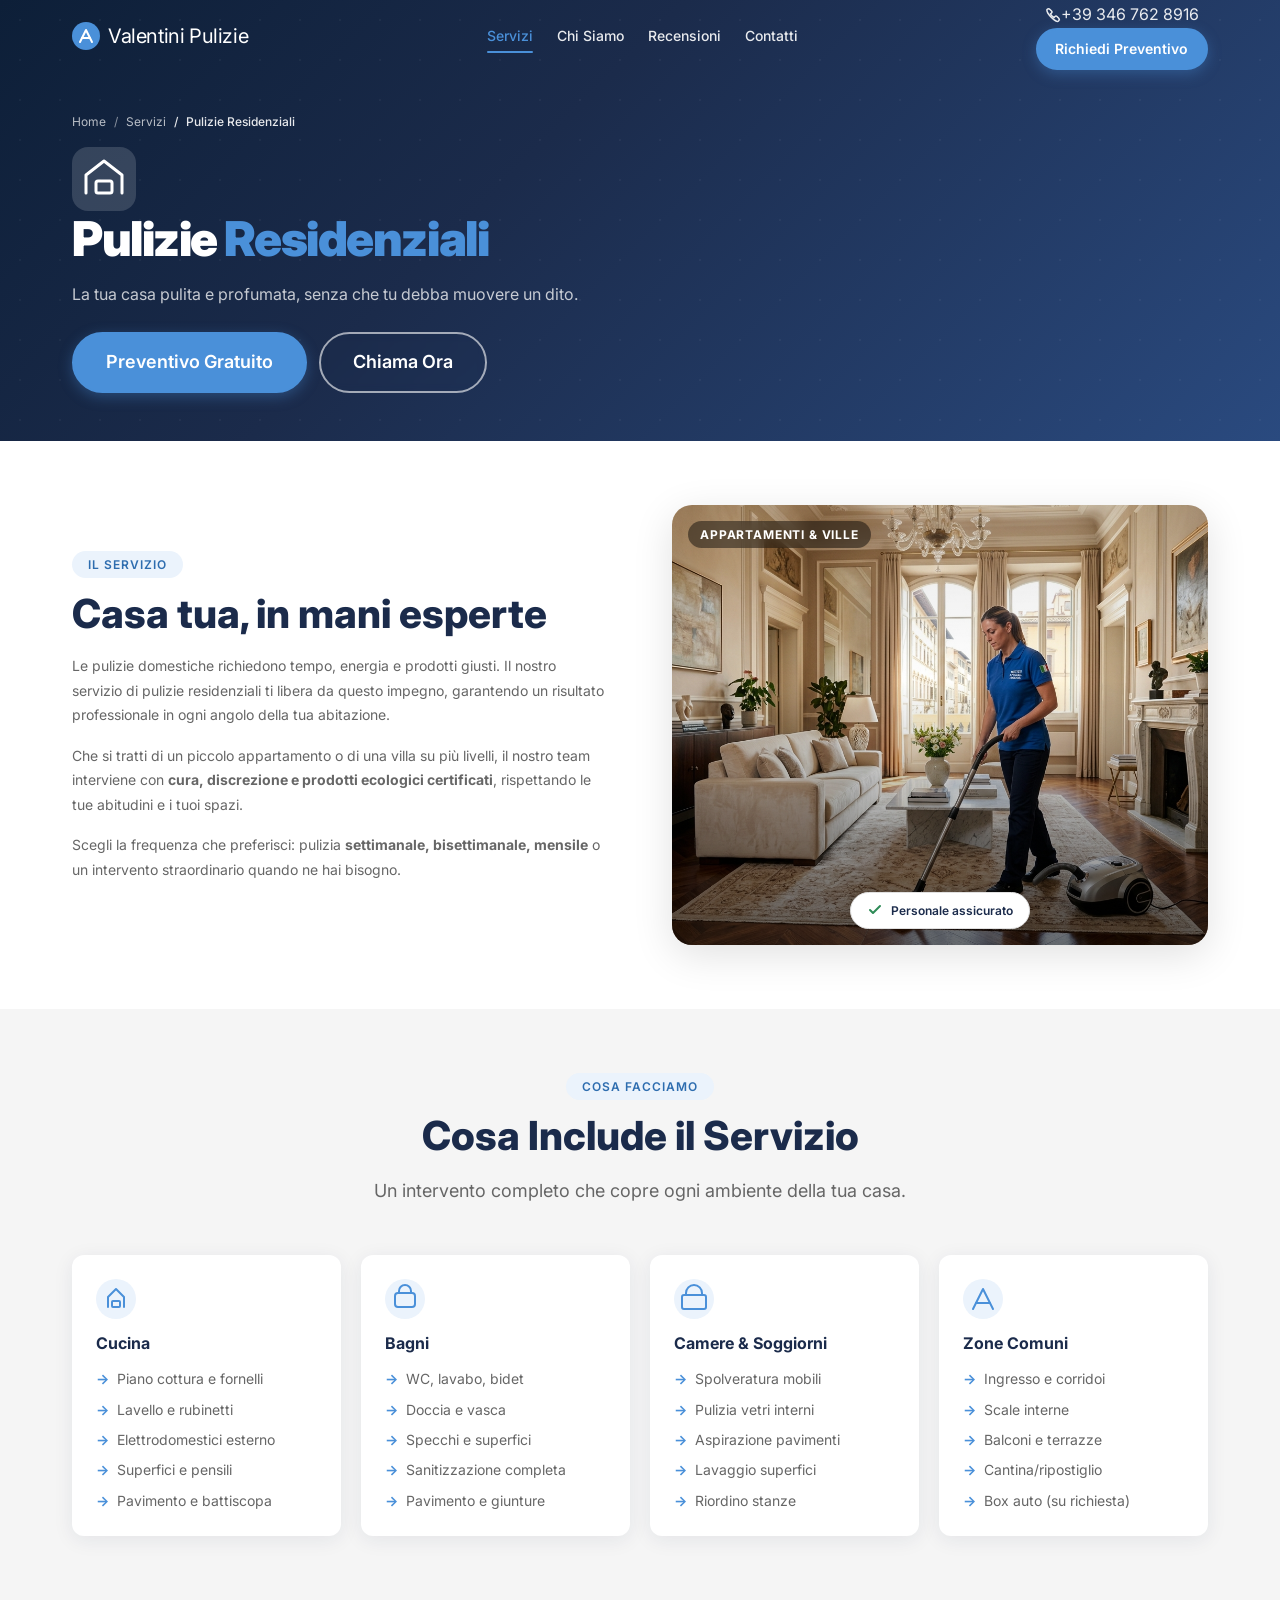
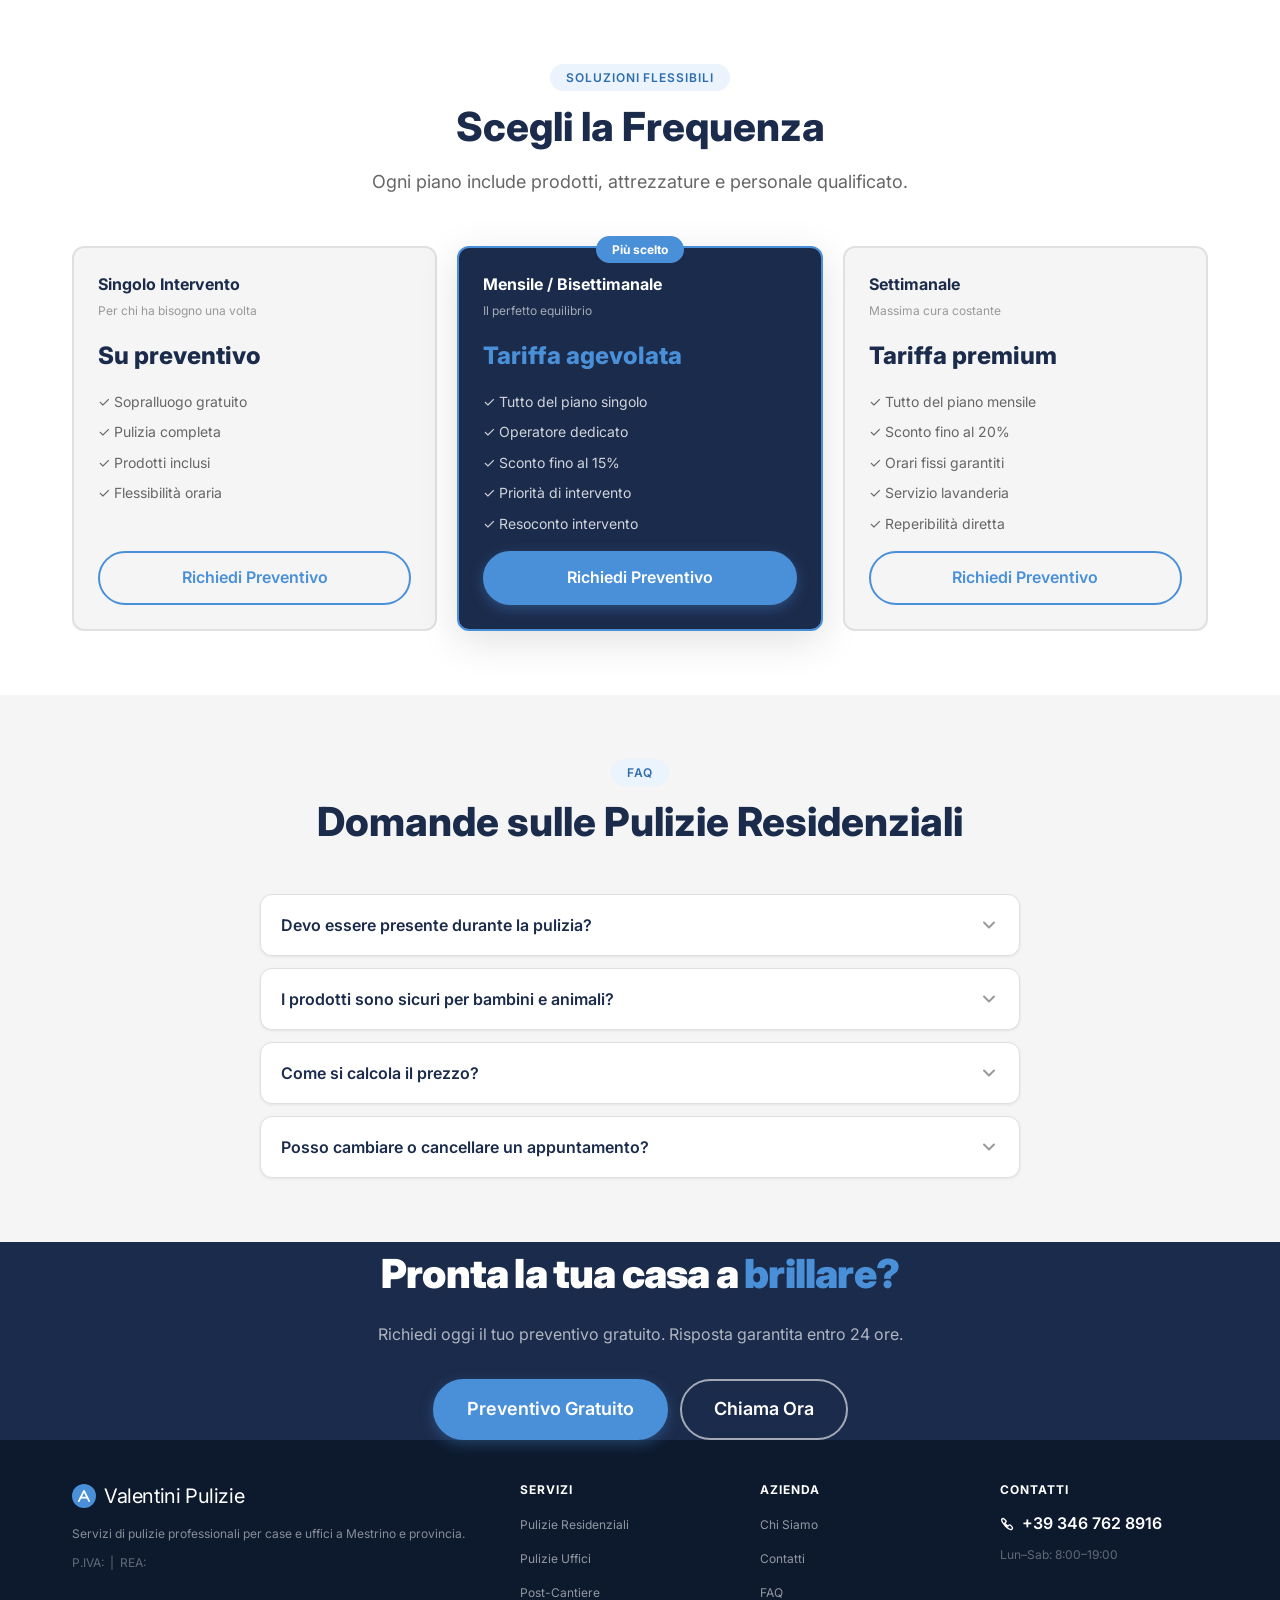
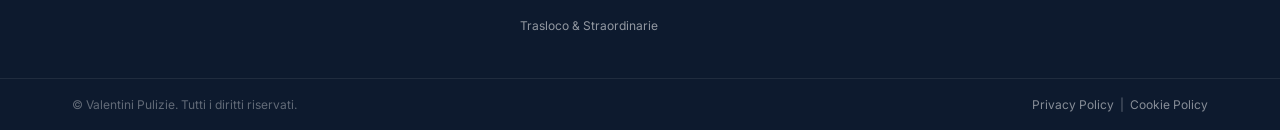
<file: servizi/pulizie-residenziali.html>
<!DOCTYPE html>
<html lang="it">
<head>
  <meta charset="UTF-8" />
  <meta name="viewport" content="width=device-width, initial-scale=1.0" />
  <meta name="description" content="Pulizie residenziali professionali a Mestrino. Appartamenti, ville, case private. Prodotti ecologici, personale assicurato. Preventivo gratuito." />
  <title>Pulizie Residenziali | Valentini Pulizie</title>
  <link rel="preconnect" href="https://fonts.googleapis.com" />
  <link rel="preconnect" href="https://fonts.gstatic.com" crossorigin />
  <link href="https://fonts.googleapis.com/css2?family=Inter:wght@300;400;500;600;700;800;900&display=swap" rel="stylesheet" />
  <link rel="stylesheet" href="../css/style.css" />
</head>
<body>

  <header class="header scrolled" id="header">
    <div class="container header__inner">
      <a href="../index.html" class="header__logo"><span class="logo-icon"><svg width="28" height="28" viewBox="0 0 28 28" fill="none"><circle cx="14" cy="14" r="14" fill="#4A90D9"/><path d="M8 20L14 8L20 20" stroke="#fff" stroke-width="2" stroke-linecap="round" stroke-linejoin="round"/><path d="M10 16h8" stroke="#fff" stroke-width="2" stroke-linecap="round"/></svg></span><span class="logo-text">Valentini Pulizie</span></a>
      <nav class="header__nav" id="mainNav">
        <ul class="nav-list">
          <li class="nav-item nav-item--dropdown"><a href="../index.html#servizi" class="nav-link nav-link--dropdown-trigger active">Servizi <svg width="12" height="12" viewBox="0 0 12 12" fill="none"><path d="M2 4L6 8L10 4" stroke="currentColor" stroke-width="1.8" stroke-linecap="round"/></svg></a><ul class="nav-dropdown"><li><a href="pulizie-residenziali.html" class="nav-dropdown__link active"><svg width="16" height="16" viewBox="0 0 16 16" fill="none"><path d="M2 8L8 2L14 8V14H10V10H6V14H2V8Z" stroke="currentColor" stroke-width="1.5" stroke-linecap="round" stroke-linejoin="round"/></svg>Pulizie Residenziali</a></li><li><a href="pulizie-uffici.html" class="nav-dropdown__link"><svg width="16" height="16" viewBox="0 0 16 16" fill="none"><rect x="2" y="4" width="12" height="10" rx="1" stroke="currentColor" stroke-width="1.5"/><path d="M2 7H14" stroke="currentColor" stroke-width="1.5"/></svg>Pulizie Uffici</a></li><li><a href="pulizie-post-cantiere.html" class="nav-dropdown__link"><svg width="16" height="16" viewBox="0 0 16 16" fill="none"><path d="M4 14V8L8 3L12 8V14" stroke="currentColor" stroke-width="1.5" stroke-linecap="round" stroke-linejoin="round"/></svg>Post-Cantiere</a></li><li><a href="pulizie-trasloco.html" class="nav-dropdown__link"><svg width="16" height="16" viewBox="0 0 16 16" fill="none"><rect x="2" y="6" width="12" height="8" rx="1" stroke="currentColor" stroke-width="1.5"/><path d="M5 6V4a3 3 0 016 0v2" stroke="currentColor" stroke-width="1.5" stroke-linecap="round"/></svg>Trasloco & Straordinarie</a></li></ul></li>
          <li><a href="../chi-siamo.html" class="nav-link">Chi Siamo</a></li>
          <li><a href="../index.html#recensioni" class="nav-link">Recensioni</a></li>
          <li><a href="../contatti.html" class="nav-link">Contatti</a></li>
        </ul>
      </nav>
      <div class="header__actions"><a href="tel:+39 346 762 8916" class="header__phone"><svg width="16" height="16" viewBox="0 0 16 16" fill="none"><path d="M2 2.5C2 2.5 3.5 1 5 2.5L6.5 4C7 4.5 7 5.5 6.5 6L5.5 7C6.5 9 7 9.5 9 10.5L10 9.5C10.5 9 11.5 9 12 9.5L13.5 11C15 12.5 13.5 14 13.5 14C11 16.5 1 6 2 2.5Z" stroke="currentColor" stroke-width="1.5" stroke-linecap="round"/></svg><span>+39 346 762 8916</span></a><a href="../contatti.html" class="btn btn--primary btn--sm">Richiedi Preventivo</a></div>
      <button class="hamburger" id="hamburger" aria-label="Apri menu" aria-expanded="false"><span></span><span></span><span></span></button>
    </div>
  </header>

  <main>
    <section class="page-hero page-hero--servizio">
      <div class="page-hero__bg page-hero__bg--blue"></div>
      <div class="container page-hero__content">
        <nav class="breadcrumb"><ol><li><a href="../index.html">Home</a></li><li><a href="../index.html#servizi">Servizi</a></li><li aria-current="page">Pulizie Residenziali</li></ol></nav>
        <div class="page-hero__icon" aria-hidden="true">
          <svg width="64" height="64" viewBox="0 0 64 64" fill="none"><rect width="64" height="64" rx="16" fill="rgba(255,255,255,0.15)"/><path d="M14 46V28L32 14L50 28V46" stroke="white" stroke-width="3" stroke-linecap="round" stroke-linejoin="round"/><rect x="24" y="34" width="16" height="12" rx="2" stroke="white" stroke-width="3"/></svg>
        </div>
        <h1 class="page-hero__title">Pulizie <span class="highlight">Residenziali</span></h1>
        <p class="page-hero__subtitle">La tua casa pulita e profumata, senza che tu debba muovere un dito.</p>
        <div class="page-hero__cta">
          <a href="../contatti.html" class="btn btn--primary btn--lg">Preventivo Gratuito</a>
          <a href="tel:+39 346 762 8916" class="btn btn--outline btn--lg">Chiama Ora</a>
        </div>
      </div>
    </section>

    <!-- INTRO SERVIZIO -->
<section class="servizio-intro">
  <div class="container">
    <div class="servizio-intro__grid">
      <div class="servizio-intro__text reveal-up">
        <span class="section-tag">Il servizio</span>
        <h2 class="section-title" style="text-align:left">Casa tua, in mani esperte</h2>
        <p>Le pulizie domestiche richiedono tempo, energia e prodotti giusti. Il nostro servizio di pulizie residenziali ti libera da questo impegno, garantendo un risultato professionale in ogni angolo della tua abitazione.</p>
        <p>Che si tratti di un piccolo appartamento o di una villa su più livelli, il nostro team interviene con <strong>cura, discrezione e prodotti ecologici certificati</strong>, rispettando le tue abitudini e i tuoi spazi.</p>
        <p>Scegli la frequenza che preferisci: pulizia <strong>settimanale, bisettimanale, mensile</strong> o un intervento straordinario quando ne hai bisogno.</p>
      </div>

      <div class="servizio-intro__visual reveal-up" style="--delay:0.2s">
        <div class="servizio-visual-card servizio-visual-card--blue">

          <!-- Immagine principale -->
          <img
            src="/img/pulizia-living-room.png"
            alt="Pulizie residenziali professionali per appartamenti e ville"
            class="servizio-visual-card__img"
          />

          <!-- Overlay gradiente fondo -->
          <div class="servizio-visual-card__overlay"></div>

          <!-- Label categoria in alto -->
          <span class="servizio-visual-card__label">Appartamenti &amp; Ville</span>

          <!-- Badge in basso -->
          <div class="servizio-visual-badge">
            <svg width="16" height="16" viewBox="0 0 16 16" fill="none">
              <path d="M3 8L6 11L13 4" stroke="#2E8B57" stroke-width="2" stroke-linecap="round" stroke-linejoin="round"/>
            </svg>
            Personale assicurato
          </div>

        </div>
      </div>
    </div>
  </div>
</section>


    <!-- COSA INCLUDIAMO -->
    <section class="servizio-include">
      <div class="container">
        <div class="section-header reveal-up">
          <span class="section-tag">Cosa facciamo</span>
          <h2 class="section-title">Cosa Include il Servizio</h2>
          <p class="section-subtitle">Un intervento completo che copre ogni ambiente della tua casa.</p>
        </div>
        <div class="include-grid">
          <div class="include-card reveal-up">
            <div class="include-card__icon" aria-hidden="true">
              <svg width="40" height="40" viewBox="0 0 40 40" fill="none"><circle cx="20" cy="20" r="20" fill="#EBF3FC"/><path d="M12 28V18L20 10L28 18V28" stroke="#4A90D9" stroke-width="2" stroke-linecap="round" stroke-linejoin="round"/><rect x="16" y="22" width="8" height="6" rx="1" stroke="#4A90D9" stroke-width="2"/></svg>
            </div>
            <h3>Cucina</h3>
            <ul><li>Piano cottura e fornelli</li><li>Lavello e rubinetti</li><li>Elettrodomestici esterno</li><li>Superfici e pensili</li><li>Pavimento e battiscopa</li></ul>
          </div>
          <div class="include-card reveal-up" style="--delay:0.1s">
            <div class="include-card__icon" aria-hidden="true">
              <svg width="40" height="40" viewBox="0 0 40 40" fill="none"><circle cx="20" cy="20" r="20" fill="#EBF3FC"/><rect x="10" y="14" width="20" height="14" rx="3" stroke="#4A90D9" stroke-width="2"/><path d="M14 14V12a6 6 0 0112 0v2" stroke="#4A90D9" stroke-width="2" stroke-linecap="round"/></svg>
            </div>
            <h3>Bagni</h3>
            <ul><li>WC, lavabo, bidet</li><li>Doccia e vasca</li><li>Specchi e superfici</li><li>Sanitizzazione completa</li><li>Pavimento e giunture</li></ul>
          </div>
          <div class="include-card reveal-up" style="--delay:0.2s">
            <div class="include-card__icon" aria-hidden="true">
              <svg width="40" height="40" viewBox="0 0 40 40" fill="none"><circle cx="20" cy="20" r="20" fill="#EBF3FC"/><rect x="8" y="16" width="24" height="14" rx="2" stroke="#4A90D9" stroke-width="2"/><path d="M12 16V14a8 8 0 0116 0v2" stroke="#4A90D9" stroke-width="2" stroke-linecap="round"/></svg>
            </div>
            <h3>Camere & Soggiorni</h3>
            <ul><li>Spolveratura mobili</li><li>Pulizia vetri interni</li><li>Aspirazione pavimenti</li><li>Lavaggio superfici</li><li>Riordino stanze</li></ul>
          </div>
          <div class="include-card reveal-up" style="--delay:0.3s">
            <div class="include-card__icon" aria-hidden="true">
              <svg width="40" height="40" viewBox="0 0 40 40" fill="none"><circle cx="20" cy="20" r="20" fill="#EBF3FC"/><path d="M10 30L20 10L30 30" stroke="#4A90D9" stroke-width="2" stroke-linecap="round" stroke-linejoin="round"/><path d="M13 24H27" stroke="#4A90D9" stroke-width="2" stroke-linecap="round"/></svg>
            </div>
            <h3>Zone Comuni</h3>
            <ul><li>Ingresso e corridoi</li><li>Scale interne</li><li>Balconi e terrazze</li><li>Cantina/ripostiglio</li><li>Box auto (su richiesta)</li></ul>
          </div>
        </div>
      </div>
    </section>

    <!-- FREQUENZE E PREZZI -->
    <section class="servizio-piani">
      <div class="container">
        <div class="section-header reveal-up">
          <span class="section-tag">Soluzioni flessibili</span>
          <h2 class="section-title">Scegli la Frequenza</h2>
          <p class="section-subtitle">Ogni piano include prodotti, attrezzature e personale qualificato.</p>
        </div>
        <div class="piani-grid">
          <div class="piano-card reveal-up">
            <div class="piano-card__header">
              <h3>Singolo Intervento</h3>
              <p>Per chi ha bisogno una volta</p>
            </div>
            <div class="piano-card__price">Su preventivo</div>
            <ul class="piano-card__features">
              <li>✓ Sopralluogo gratuito</li>
              <li>✓ Pulizia completa</li>
              <li>✓ Prodotti inclusi</li>
              <li>✓ Flessibilità oraria</li>
            </ul>
            <a href="../contatti.html" class="btn btn--outline-dark btn--full">Richiedi Preventivo</a>
          </div>
          <div class="piano-card piano-card--featured reveal-up" style="--delay:0.1s">
            <div class="piano-card__badge">Più scelto</div>
            <div class="piano-card__header">
              <h3>Mensile / Bisettimanale</h3>
              <p>Il perfetto equilibrio</p>
            </div>
            <div class="piano-card__price">Tariffa agevolata</div>
            <ul class="piano-card__features">
              <li>✓ Tutto del piano singolo</li>
              <li>✓ Operatore dedicato</li>
              <li>✓ Sconto fino al 15%</li>
              <li>✓ Priorità di intervento</li>
              <li>✓ Resoconto intervento</li>
            </ul>
            <a href="../contatti.html" class="btn btn--primary btn--full">Richiedi Preventivo</a>
          </div>
          <div class="piano-card reveal-up" style="--delay:0.2s">
            <div class="piano-card__header">
              <h3>Settimanale</h3>
              <p>Massima cura costante</p>
            </div>
            <div class="piano-card__price">Tariffa premium</div>
            <ul class="piano-card__features">
              <li>✓ Tutto del piano mensile</li>
              <li>✓ Sconto fino al 20%</li>
              <li>✓ Orari fissi garantiti</li>
              <li>✓ Servizio lavanderia</li>
              <li>✓ Reperibilità diretta</li>
            </ul>
            <a href="../contatti.html" class="btn btn--outline-dark btn--full">Richiedi Preventivo</a>
          </div>
        </div>
      </div>
    </section>

    <!-- FAQ SERVIZIO -->
    <section class="faq">
      <div class="container">
        <div class="section-header reveal-up">
          <span class="section-tag">FAQ</span>
          <h2 class="section-title">Domande sulle Pulizie Residenziali</h2>
        </div>
        <div class="faq__list reveal-up">
          <div class="faq-item"><button class="faq-item__question" aria-expanded="false"><span>Devo essere presente durante la pulizia?</span><span class="faq-item__icon"><svg width="20" height="20" viewBox="0 0 20 20" fill="none"><path d="M5 7.5L10 12.5L15 7.5" stroke="currentColor" stroke-width="2" stroke-linecap="round" stroke-linejoin="round"/></svg></span></button><div class="faq-item__answer"><div class="faq-item__answer-inner"><p>Non è necessario. Molti clienti ci lasciano le chiavi in totale fiducia. Il nostro personale è selezionato, formato e opera con la massima riservatezza. Al termine dell'intervento ti mandiamo un resoconto.</p></div></div></div>
          <div class="faq-item"><button class="faq-item__question" aria-expanded="false"><span>I prodotti sono sicuri per bambini e animali?</span><span class="faq-item__icon"><svg width="20" height="20" viewBox="0 0 20 20" fill="none"><path d="M5 7.5L10 12.5L15 7.5" stroke="currentColor" stroke-width="2" stroke-linecap="round" stroke-linejoin="round"/></svg></span></button><div class="faq-item__answer"><div class="faq-item__answer-inner"><p>Assolutamente sì. Utilizziamo esclusivamente detergenti ecologici certificati, ipoallergenici e biodegradabili. Sicuri per bambini, animali domestici e persone con allergie.</p></div></div></div>
          <div class="faq-item"><button class="faq-item__question" aria-expanded="false"><span>Come si calcola il prezzo?</span><span class="faq-item__icon"><svg width="20" height="20" viewBox="0 0 20 20" fill="none"><path d="M5 7.5L10 12.5L15 7.5" stroke="currentColor" stroke-width="2" stroke-linecap="round" stroke-linejoin="round"/></svg></span></button><div class="faq-item__answer"><div class="faq-item__answer-inner"><p>Il prezzo dipende dalla superficie, dal numero di ambienti, dal livello di pulizia richiesto e dalla frequenza. Facciamo sempre un sopralluogo gratuito per darti un preventivo preciso e trasparente.</p></div></div></div>
          <div class="faq-item"><button class="faq-item__question" aria-expanded="false"><span>Posso cambiare o cancellare un appuntamento?</span><span class="faq-item__icon"><svg width="20" height="20" viewBox="0 0 20 20" fill="none"><path d="M5 7.5L10 12.5L15 7.5" stroke="currentColor" stroke-width="2" stroke-linecap="round" stroke-linejoin="round"/></svg></span></button><div class="faq-item__answer"><div class="faq-item__answer-inner"><p>Sì, con un preavviso di almeno 24 ore non ci sono penali. Capiamo che gli imprevisti capitano e gestiamo la pianificazione con la massima flessibilità.</p></div></div></div>
        </div>
      </div>
    </section>

    <!-- CTA -->
    <section class="cta-finale">
      <div class="container">
        <div class="cta-finale__inner reveal-up">
          <h2>Pronta la tua casa a <span class="highlight">brillare?</span></h2>
          <p>Richiedi oggi il tuo preventivo gratuito. Risposta garantita entro 24 ore.</p>
          <div class="cta-finale__actions">
            <a href="../contatti.html" class="btn btn--primary btn--lg">Preventivo Gratuito</a>
            <a href="tel:+39 346 762 8916" class="btn btn--outline btn--lg">Chiama Ora</a>
          </div>
        </div>
      </div>
    </section>
  </main>

  <footer class="footer">
    <div class="container footer__inner">
      <div class="footer__brand"><a href="../index.html" class="header__logo footer__logo"><span class="logo-icon"><svg width="24" height="24" viewBox="0 0 28 28" fill="none"><circle cx="14" cy="14" r="14" fill="#4A90D9"/><path d="M8 20L14 8L20 20" stroke="#fff" stroke-width="2" stroke-linecap="round" stroke-linejoin="round"/><path d="M10 16h8" stroke="#fff" stroke-width="2" stroke-linecap="round"/></svg></span><span class="logo-text">Valentini Pulizie</span></a><p class="footer__desc">Servizi di pulizie professionali per case e uffici a Mestrino e provincia.</p><p class="footer__piva">P.IVA:  &nbsp;|&nbsp; REA: </p></div>
      <nav class="footer__nav"><h4 class="footer__nav-title">Servizi</h4><ul><li><a href="pulizie-residenziali.html">Pulizie Residenziali</a></li><li><a href="pulizie-uffici.html">Pulizie Uffici</a></li><li><a href="pulizie-post-cantiere.html">Post-Cantiere</a></li><li><a href="pulizie-trasloco.html">Trasloco & Straordinarie</a></li></ul></nav>
      <nav class="footer__nav"><h4 class="footer__nav-title">Azienda</h4><ul><li><a href="../chi-siamo.html">Chi Siamo</a></li><li><a href="../contatti.html">Contatti</a></li><li><a href="../index.html#faq">FAQ</a></li></ul></nav>
      <div class="footer__contact"><h4 class="footer__nav-title">Contatti</h4><a href="tel:+39 346 762 8916" class="footer__phone"><svg width="14" height="14" viewBox="0 0 16 16" fill="none"><path d="M2 2.5C2 2.5 3.5 1 5 2.5L6.5 4C7 4.5 7 5.5 6.5 6L5.5 7C6.5 9 7 9.5 9 10.5L10 9.5C10.5 9 11.5 9 12 9.5L13.5 11C15 12.5 13.5 14 13.5 14C11 16.5 1 6 2 2.5Z" stroke="currentColor" stroke-width="1.5" stroke-linecap="round"/></svg>+39 346 762 8916</a><a href="mailto:" class="footer__email"></a><p class="footer__hours">Lun–Sab: 8:00–19:00</p></div>
    </div>
    <div class="footer__bottom"><div class="container"><p>&copy; <span class="footer-year"></span> Valentini Pulizie. Tutti i diritti riservati.</p><p><a href="#">Privacy Policy</a> &nbsp;|&nbsp; <a href="#">Cookie Policy</a></p></div></div>
  </footer>
  <script src="../js/main.js"></script>
</body>
</html>
</file>
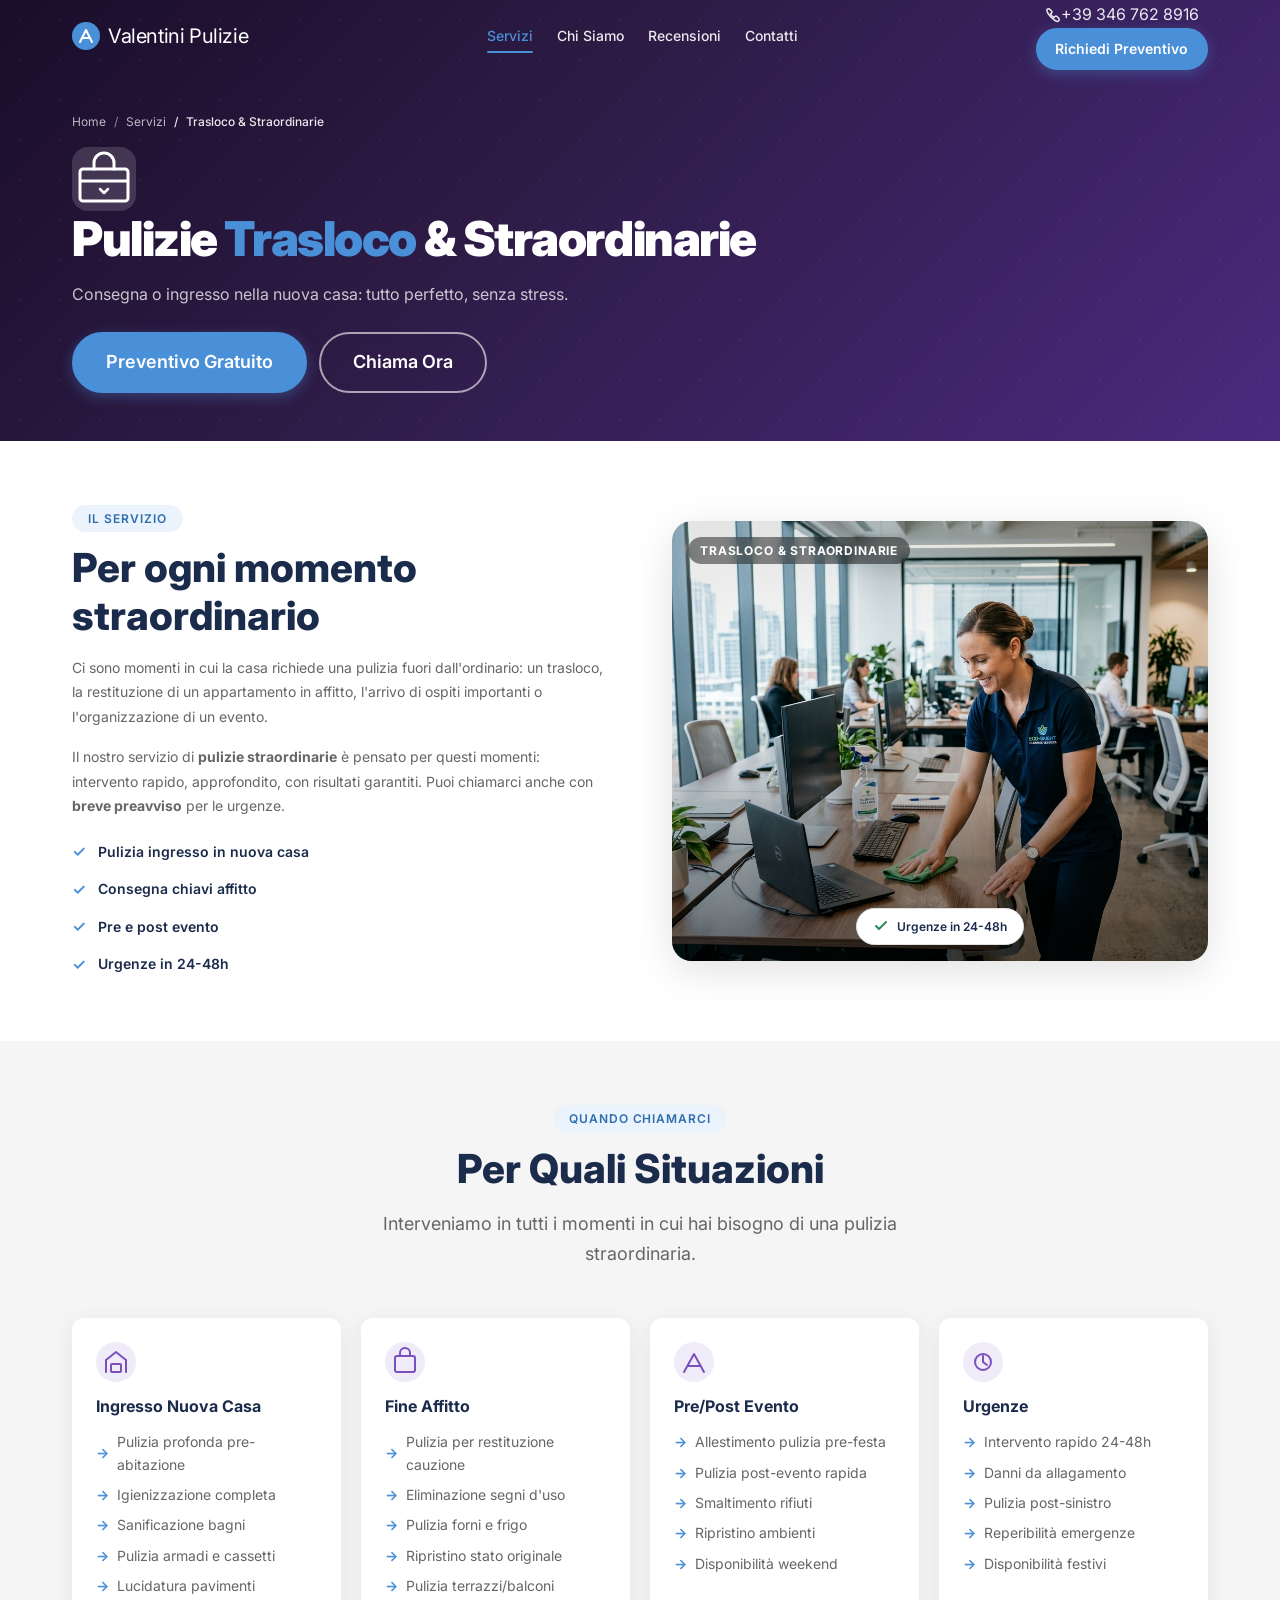
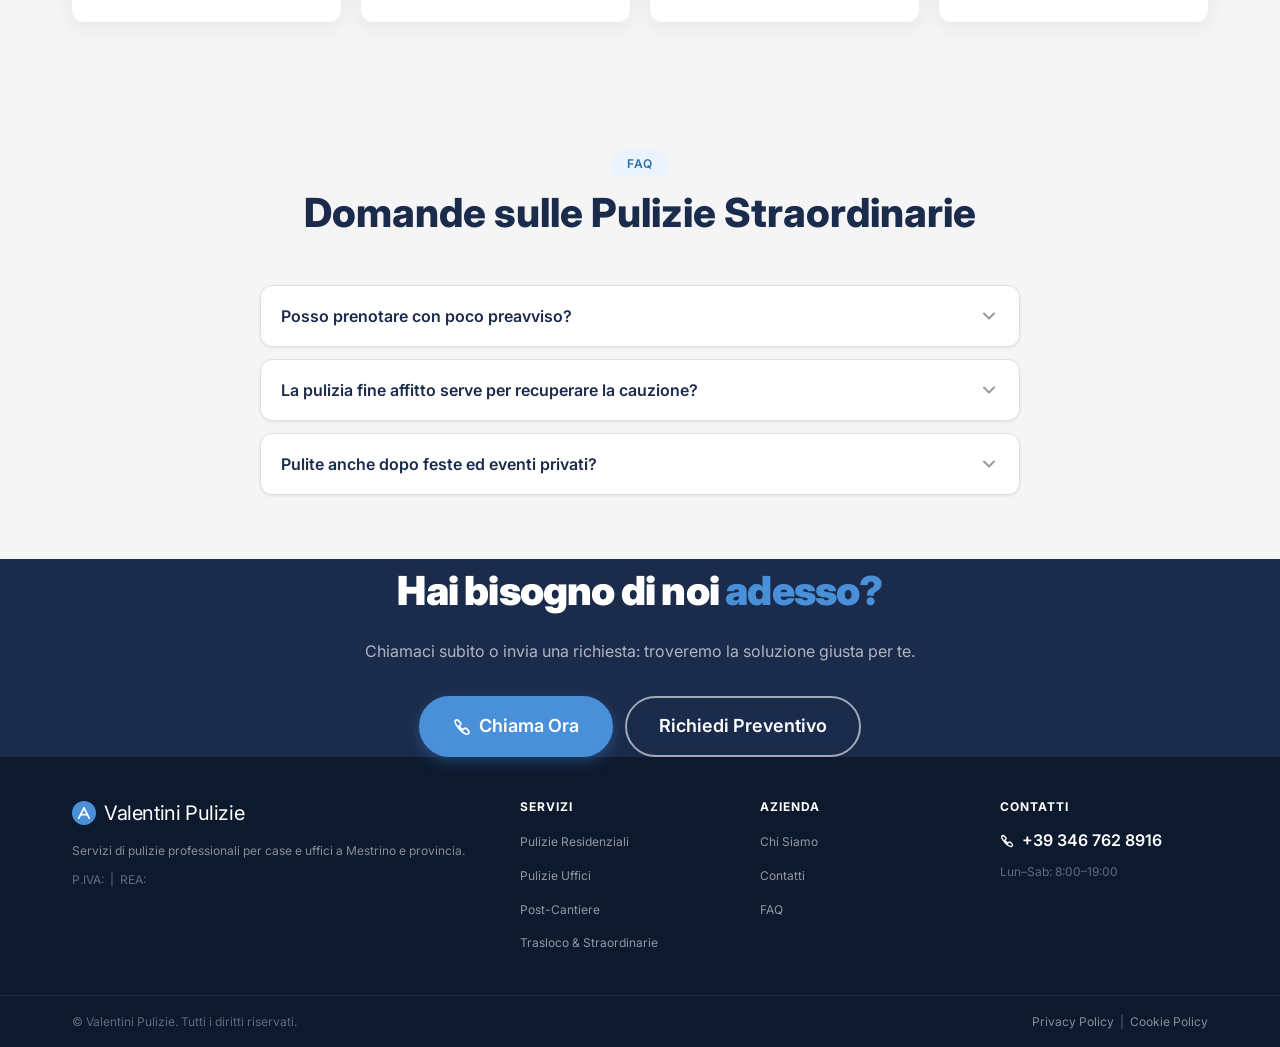
<file: servizi/pulizie-trasloco.html>
<!DOCTYPE html>
<html lang="it">
<head>
  <meta charset="UTF-8" />
  <meta name="viewport" content="width=device-width, initial-scale=1.0" />
  <meta name="description" content="Pulizie trasloco e straordinarie a Mestrino. Prima di entrare o di consegnare le chiavi. Anche per eventi. Preventivo gratuito." />
  <title>Pulizie Trasloco & Straordinarie | Valentini Pulizie</title>
  <link rel="preconnect" href="https://fonts.googleapis.com" />
  <link rel="preconnect" href="https://fonts.gstatic.com" crossorigin />
  <link href="https://fonts.googleapis.com/css2?family=Inter:wght@300;400;500;600;700;800;900&display=swap" rel="stylesheet" />
  <link rel="stylesheet" href="../css/style.css" />
</head>
<body>

  <header class="header scrolled" id="header">
    <div class="container header__inner">
      <a href="../index.html" class="header__logo"><span class="logo-icon"><svg width="28" height="28" viewBox="0 0 28 28" fill="none"><circle cx="14" cy="14" r="14" fill="#4A90D9"/><path d="M8 20L14 8L20 20" stroke="#fff" stroke-width="2" stroke-linecap="round" stroke-linejoin="round"/><path d="M10 16h8" stroke="#fff" stroke-width="2" stroke-linecap="round"/></svg></span><span class="logo-text">Valentini Pulizie</span></a>
      <nav class="header__nav" id="mainNav">
        <ul class="nav-list">
          <li class="nav-item nav-item--dropdown"><a href="../index.html#servizi" class="nav-link nav-link--dropdown-trigger active">Servizi <svg width="12" height="12" viewBox="0 0 12 12" fill="none"><path d="M2 4L6 8L10 4" stroke="currentColor" stroke-width="1.8" stroke-linecap="round"/></svg></a><ul class="nav-dropdown"><li><a href="pulizie-residenziali.html" class="nav-dropdown__link"><svg width="16" height="16" viewBox="0 0 16 16" fill="none"><path d="M2 8L8 2L14 8V14H10V10H6V14H2V8Z" stroke="currentColor" stroke-width="1.5" stroke-linecap="round" stroke-linejoin="round"/></svg>Pulizie Residenziali</a></li><li><a href="pulizie-uffici.html" class="nav-dropdown__link"><svg width="16" height="16" viewBox="0 0 16 16" fill="none"><rect x="2" y="4" width="12" height="10" rx="1" stroke="currentColor" stroke-width="1.5"/><path d="M2 7H14" stroke="currentColor" stroke-width="1.5"/></svg>Pulizie Uffici</a></li><li><a href="pulizie-post-cantiere.html" class="nav-dropdown__link"><svg width="16" height="16" viewBox="0 0 16 16" fill="none"><path d="M4 14V8L8 3L12 8V14" stroke="currentColor" stroke-width="1.5" stroke-linecap="round" stroke-linejoin="round"/></svg>Post-Cantiere</a></li><li><a href="pulizie-trasloco.html" class="nav-dropdown__link active"><svg width="16" height="16" viewBox="0 0 16 16" fill="none"><rect x="2" y="6" width="12" height="8" rx="1" stroke="currentColor" stroke-width="1.5"/><path d="M5 6V4a3 3 0 016 0v2" stroke="currentColor" stroke-width="1.5" stroke-linecap="round"/></svg>Trasloco & Straordinarie</a></li></ul></li>
          <li><a href="../chi-siamo.html" class="nav-link">Chi Siamo</a></li>
          <li><a href="../index.html#recensioni" class="nav-link">Recensioni</a></li>
          <li><a href="../contatti.html" class="nav-link">Contatti</a></li>
        </ul>
      </nav>
      <div class="header__actions"><a href="tel:+39 346 762 8916" class="header__phone"><svg width="16" height="16" viewBox="0 0 16 16" fill="none"><path d="M2 2.5C2 2.5 3.5 1 5 2.5L6.5 4C7 4.5 7 5.5 6.5 6L5.5 7C6.5 9 7 9.5 9 10.5L10 9.5C10.5 9 11.5 9 12 9.5L13.5 11C15 12.5 13.5 14 13.5 14C11 16.5 1 6 2 2.5Z" stroke="currentColor" stroke-width="1.5" stroke-linecap="round"/></svg><span>+39 346 762 8916</span></a><a href="../contatti.html" class="btn btn--primary btn--sm">Richiedi Preventivo</a></div>
      <button class="hamburger" id="hamburger" aria-label="Apri menu" aria-expanded="false"><span></span><span></span><span></span></button>
    </div>
  </header>

  <main>
    <section class="page-hero page-hero--servizio">
      <div class="page-hero__bg page-hero__bg--purple"></div>
      <div class="container page-hero__content">
        <nav class="breadcrumb"><ol><li><a href="../index.html">Home</a></li><li><a href="../index.html#servizi">Servizi</a></li><li aria-current="page">Trasloco & Straordinarie</li></ol></nav>
        <div class="page-hero__icon" aria-hidden="true">
          <svg width="64" height="64" viewBox="0 0 64 64" fill="none"><rect width="64" height="64" rx="16" fill="rgba(255,255,255,0.15)"/><rect x="8" y="22" width="48" height="32" rx="3" stroke="white" stroke-width="3"/><path d="M8 34H56" stroke="white" stroke-width="3"/><path d="M22 22V16a10 10 0 0120 0v6" stroke="white" stroke-width="3" stroke-linecap="round"/><path d="M28 42L32 46L36 42" stroke="white" stroke-width="2.5" stroke-linecap="round" stroke-linejoin="round"/></svg>
        </div>
        <h1 class="page-hero__title">Pulizie <span class="highlight">Trasloco</span> & Straordinarie</h1>
        <p class="page-hero__subtitle">Consegna o ingresso nella nuova casa: tutto perfetto, senza stress.</p>
        <div class="page-hero__cta">
          <a href="../contatti.html" class="btn btn--primary btn--lg">Preventivo Gratuito</a>
          <a href="tel:+39 346 762 8916" class="btn btn--outline btn--lg">Chiama Ora</a>
        </div>
      </div>
    </section>

    <!-- INTRO -->
<section class="servizio-intro">
  <div class="container">
    <div class="servizio-intro__grid">
      <div class="servizio-intro__text reveal-up">
        <span class="section-tag">Il servizio</span>
        <h2 class="section-title" style="text-align:left">Per ogni momento straordinario</h2>
        <p>Ci sono momenti in cui la casa richiede una pulizia fuori dall'ordinario: un trasloco, la restituzione di un appartamento in affitto, l'arrivo di ospiti importanti o l'organizzazione di un evento.</p>
        <p>Il nostro servizio di <strong>pulizie straordinarie</strong> è pensato per questi momenti: intervento rapido, approfondito, con risultati garantiti. Puoi chiamarci anche con <strong>breve preavviso</strong> per le urgenze.</p>
        <div class="intro-highlights">
          <div class="intro-highlight"><span>✓</span> Pulizia ingresso in nuova casa</div>
          <div class="intro-highlight"><span>✓</span> Consegna chiavi affitto</div>
          <div class="intro-highlight"><span>✓</span> Pre e post evento</div>
          <div class="intro-highlight"><span>✓</span> Urgenze in 24-48h</div>
        </div>
      </div>

      <div class="servizio-intro__visual reveal-up" style="--delay:0.2s">
        <div class="servizio-visual-card servizio-visual-card--tras">

          <!-- Immagine principale -->
          <img
            src="../img/pulizia-ufficio.png"
            alt="Pulizie straordinarie per traslochi ed eventi"
            class="servizio-visual-card__img"
          />

          <!-- Overlay gradiente fondo -->
          <div class="servizio-visual-card__overlay"></div>

          <!-- Label categoria in alto -->
          <span class="servizio-visual-card__label">Trasloco &amp; Straordinarie</span>

          <!-- Badge in basso -->
          <div class="servizio-visual-badge servizio-visual-badge--purple">
            <svg width="16" height="16" viewBox="0 0 16 16" fill="none">
              <path d="M3 8L6 11L13 4" stroke="#2E8B57" stroke-width="2" stroke-linecap="round" stroke-linejoin="round"/>
            </svg>
            Urgenze in 24-48h
          </div>

        </div>
      </div>
    </div>
  </div>
</section>


    <!-- QUANDO SERVIAMO -->
    <section class="servizio-include">
      <div class="container">
        <div class="section-header reveal-up">
          <span class="section-tag">Quando chiamarci</span>
          <h2 class="section-title">Per Quali Situazioni</h2>
          <p class="section-subtitle">Interveniamo in tutti i momenti in cui hai bisogno di una pulizia straordinaria.</p>
        </div>
        <div class="include-grid">
          <div class="include-card reveal-up">
            <div class="include-card__icon"><svg width="40" height="40" viewBox="0 0 40 40" fill="none"><circle cx="20" cy="20" r="20" fill="#F0EBF8"/><path d="M10 30V18L20 10L30 18V30" stroke="#7B4FBF" stroke-width="2" stroke-linecap="round" stroke-linejoin="round"/><rect x="15" y="22" width="10" height="8" rx="1" stroke="#7B4FBF" stroke-width="2"/></svg></div>
            <h3>Ingresso Nuova Casa</h3>
            <ul><li>Pulizia profonda pre-abitazione</li><li>Igienizzazione completa</li><li>Sanificazione bagni</li><li>Pulizia armadi e cassetti</li><li>Lucidatura pavimenti</li></ul>
          </div>
          <div class="include-card reveal-up" style="--delay:0.1s">
            <div class="include-card__icon"><svg width="40" height="40" viewBox="0 0 40 40" fill="none"><circle cx="20" cy="20" r="20" fill="#F0EBF8"/><rect x="10" y="14" width="20" height="16" rx="2" stroke="#7B4FBF" stroke-width="2"/><path d="M15 14V11a5 5 0 0110 0v3" stroke="#7B4FBF" stroke-width="2" stroke-linecap="round"/></svg></div>
            <h3>Fine Affitto</h3>
            <ul><li>Pulizia per restituzione cauzione</li><li>Eliminazione segni d'uso</li><li>Pulizia forni e frigo</li><li>Ripristino stato originale</li><li>Pulizia terrazzi/balconi</li></ul>
          </div>
          <div class="include-card reveal-up" style="--delay:0.2s">
            <div class="include-card__icon"><svg width="40" height="40" viewBox="0 0 40 40" fill="none"><circle cx="20" cy="20" r="20" fill="#F0EBF8"/><path d="M10 30L20 12L30 30" stroke="#7B4FBF" stroke-width="2" stroke-linecap="round" stroke-linejoin="round"/><path d="M14 24H26" stroke="#7B4FBF" stroke-width="2" stroke-linecap="round"/></svg></div>
            <h3>Pre/Post Evento</h3>
            <ul><li>Allestimento pulizia pre-festa</li><li>Pulizia post-evento rapida</li><li>Smaltimento rifiuti</li><li>Ripristino ambienti</li><li>Disponibilità weekend</li></ul>
          </div>
          <div class="include-card reveal-up" style="--delay:0.3s">
            <div class="include-card__icon"><svg width="40" height="40" viewBox="0 0 40 40" fill="none"><circle cx="20" cy="20" r="20" fill="#F0EBF8"/><circle cx="20" cy="20" r="8" stroke="#7B4FBF" stroke-width="2"/><path d="M20 14V20L24 23" stroke="#7B4FBF" stroke-width="2" stroke-linecap="round"/></svg></div>
            <h3>Urgenze</h3>
            <ul><li>Intervento rapido 24-48h</li><li>Danni da allagamento</li><li>Pulizia post-sinistro</li><li>Reperibilità emergenze</li><li>Disponibilità festivi</li></ul>
          </div>
        </div>
      </div>
    </section>

    <!-- FAQ -->
    <section class="faq">
      <div class="container">
        <div class="section-header reveal-up"><span class="section-tag">FAQ</span><h2 class="section-title">Domande sulle Pulizie Straordinarie</h2></div>
        <div class="faq__list reveal-up">
          <div class="faq-item"><button class="faq-item__question" aria-expanded="false"><span>Posso prenotare con poco preavviso?</span><span class="faq-item__icon"><svg width="20" height="20" viewBox="0 0 20 20" fill="none"><path d="M5 7.5L10 12.5L15 7.5" stroke="currentColor" stroke-width="2" stroke-linecap="round" stroke-linejoin="round"/></svg></span></button><div class="faq-item__answer"><div class="faq-item__answer-inner"><p>Sì, cerchiamo sempre di accomodarci alle urgenze. Nella maggior parte dei casi riusciamo a intervenire entro <strong>24-48 ore</strong> dalla richiesta. Chiamaci e verifichiamo insieme la disponibilità.</p></div></div></div>
          <div class="faq-item"><button class="faq-item__question" aria-expanded="false"><span>La pulizia fine affitto serve per recuperare la cauzione?</span><span class="faq-item__icon"><svg width="20" height="20" viewBox="0 0 20 20" fill="none"><path d="M5 7.5L10 12.5L15 7.5" stroke="currentColor" stroke-width="2" stroke-linecap="round" stroke-linejoin="round"/></svg></span></button><div class="faq-item__answer"><div class="faq-item__answer-inner"><p>Sì, molti nostri clienti ci chiamano proprio per questo. Una pulizia professionale profonda prima della riconsegna delle chiavi aumenta notevolmente le probabilità di recuperare la cauzione integralmente.</p></div></div></div>
          <div class="faq-item"><button class="faq-item__question" aria-expanded="false"><span>Pulite anche dopo feste ed eventi privati?</span><span class="faq-item__icon"><svg width="20" height="20" viewBox="0 0 20 20" fill="none"><path d="M5 7.5L10 12.5L15 7.5" stroke="currentColor" stroke-width="2" stroke-linecap="round" stroke-linejoin="round"/></svg></span></button><div class="faq-item__answer"><div class="faq-item__answer-inner"><p>Assolutamente sì. Interveniamo sia prima degli eventi per preparare gli spazi, sia dopo per il ripristino. Siamo disponibili anche la domenica e nei giorni festivi per le urgenze.</p></div></div></div>
        </div>
      </div>
    </section>

    <section class="cta-finale">
      <div class="container">
        <div class="cta-finale__inner reveal-up">
          <h2>Hai bisogno di noi <span class="highlight">adesso?</span></h2>
          <p>Chiamaci subito o invia una richiesta: troveremo la soluzione giusta per te.</p>
          <div class="cta-finale__actions">
            <a href="tel:+39 346 762 8916" class="btn btn--primary btn--lg"><svg width="18" height="18" viewBox="0 0 16 16" fill="none"><path d="M2 2.5C2 2.5 3.5 1 5 2.5L6.5 4C7 4.5 7 5.5 6.5 6L5.5 7C6.5 9 7 9.5 9 10.5L10 9.5C10.5 9 11.5 9 12 9.5L13.5 11C15 12.5 13.5 14 13.5 14C11 16.5 1 6 2 2.5Z" stroke="currentColor" stroke-width="1.5" stroke-linecap="round"/></svg>Chiama Ora</a>
            <a href="../contatti.html" class="btn btn--outline btn--lg">Richiedi Preventivo</a>
          </div>
        </div>
      </div>
    </section>
  </main>

  <footer class="footer">
    <div class="container footer__inner">
      <div class="footer__brand"><a href="../index.html" class="header__logo footer__logo"><span class="logo-icon"><svg width="24" height="24" viewBox="0 0 28 28" fill="none"><circle cx="14" cy="14" r="14" fill="#4A90D9"/><path d="M8 20L14 8L20 20" stroke="#fff" stroke-width="2" stroke-linecap="round" stroke-linejoin="round"/><path d="M10 16h8" stroke="#fff" stroke-width="2" stroke-linecap="round"/></svg></span><span class="logo-text">Valentini Pulizie</span></a><p class="footer__desc">Servizi di pulizie professionali per case e uffici a Mestrino e provincia.</p><p class="footer__piva">P.IVA:  &nbsp;|&nbsp; REA: </p></div>
      <nav class="footer__nav"><h4 class="footer__nav-title">Servizi</h4><ul><li><a href="pulizie-residenziali.html">Pulizie Residenziali</a></li><li><a href="pulizie-uffici.html">Pulizie Uffici</a></li><li><a href="pulizie-post-cantiere.html">Post-Cantiere</a></li><li><a href="pulizie-trasloco.html">Trasloco & Straordinarie</a></li></ul></nav>
      <nav class="footer__nav"><h4 class="footer__nav-title">Azienda</h4><ul><li><a href="../chi-siamo.html">Chi Siamo</a></li><li><a href="../contatti.html">Contatti</a></li><li><a href="../index.html#faq">FAQ</a></li></ul></nav>
      <div class="footer__contact"><h4 class="footer__nav-title">Contatti</h4><a href="tel:+39 346 762 8916" class="footer__phone"><svg width="14" height="14" viewBox="0 0 16 16" fill="none"><path d="M2 2.5C2 2.5 3.5 1 5 2.5L6.5 4C7 4.5 7 5.5 6.5 6L5.5 7C6.5 9 7 9.5 9 10.5L10 9.5C10.5 9 11.5 9 12 9.5L13.5 11C15 12.5 13.5 14 13.5 14C11 16.5 1 6 2 2.5Z" stroke="currentColor" stroke-width="1.5" stroke-linecap="round"/></svg>+39 346 762 8916</a><a href="mailto:" class="footer__email"></a><p class="footer__hours">Lun–Sab: 8:00–19:00</p></div>
    </div>
    <div class="footer__bottom"><div class="container"><p>&copy; <span class="footer-year"></span> Valentini Pulizie. Tutti i diritti riservati.</p><p><a href="#">Privacy Policy</a> &nbsp;|&nbsp; <a href="#">Cookie Policy</a></p></div></div>
  </footer>
  <script src="../js/main.js"></script>
</body>
</html>
</file>
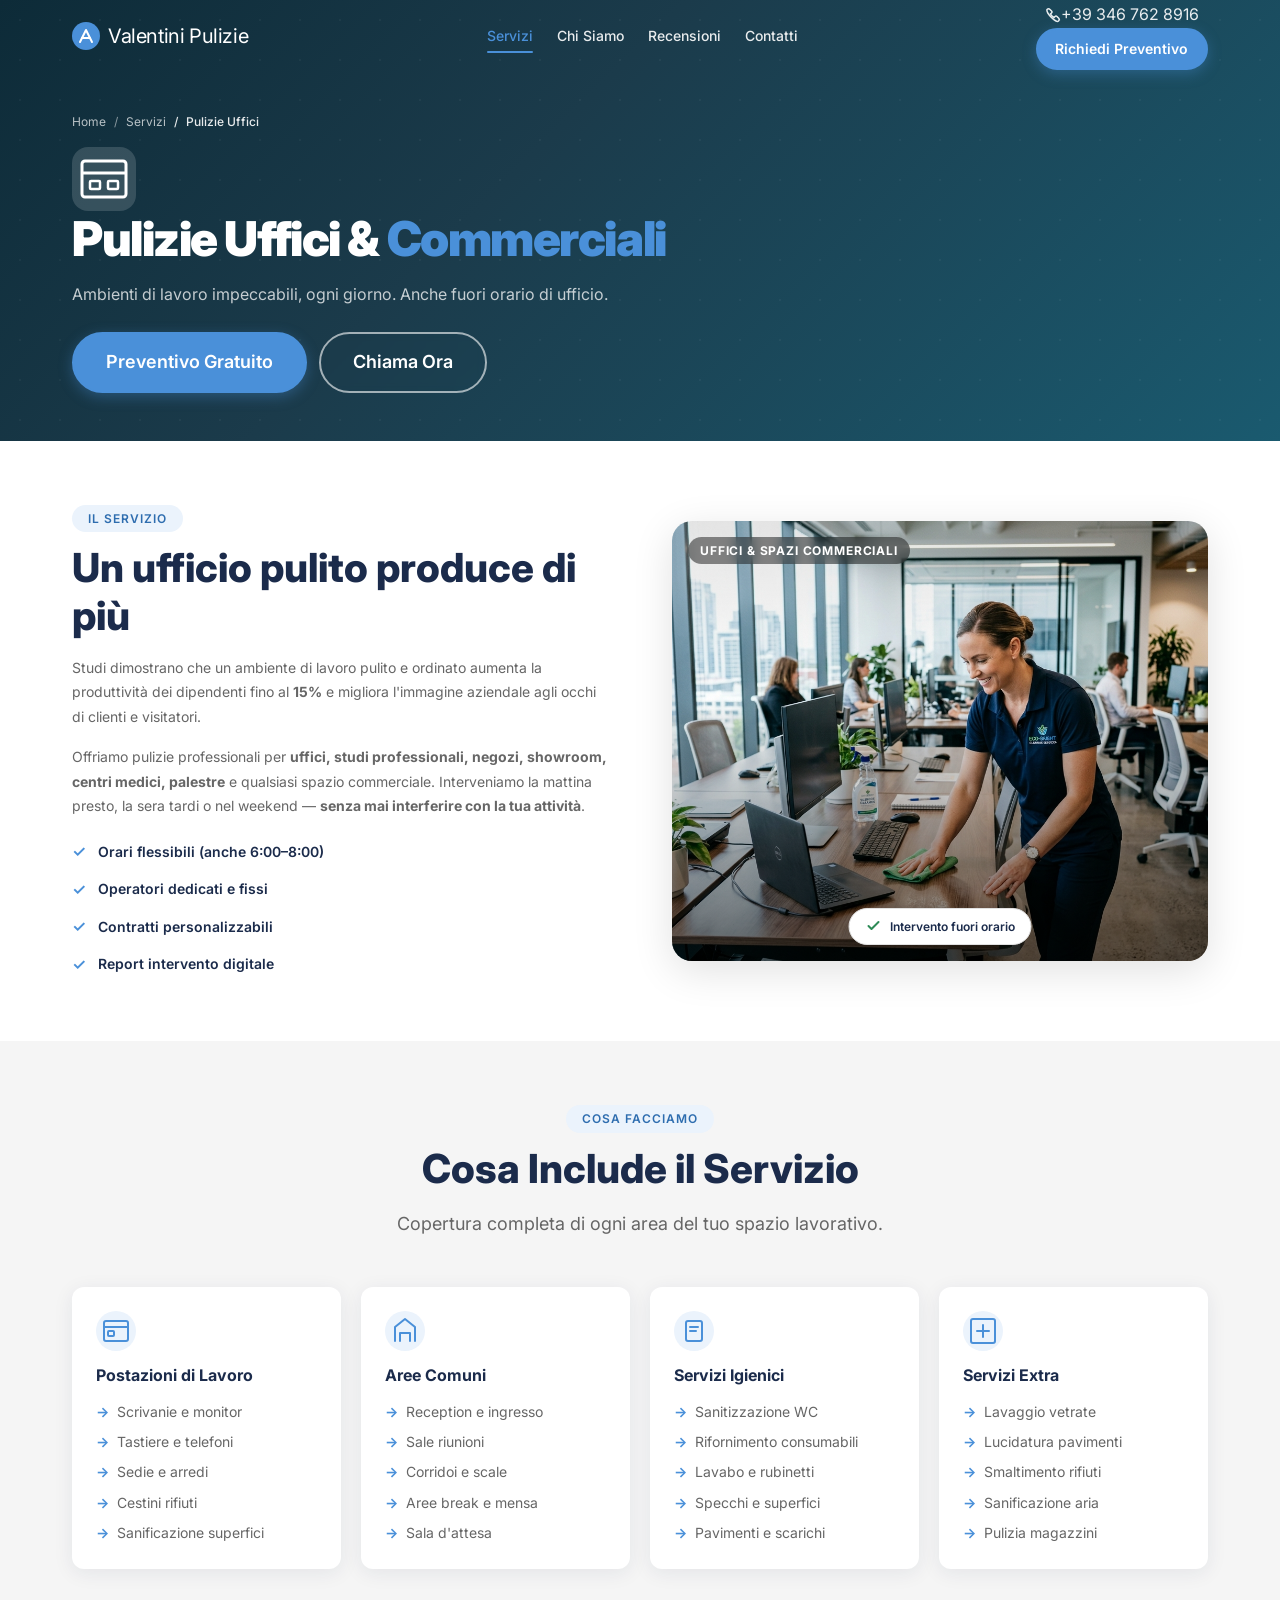
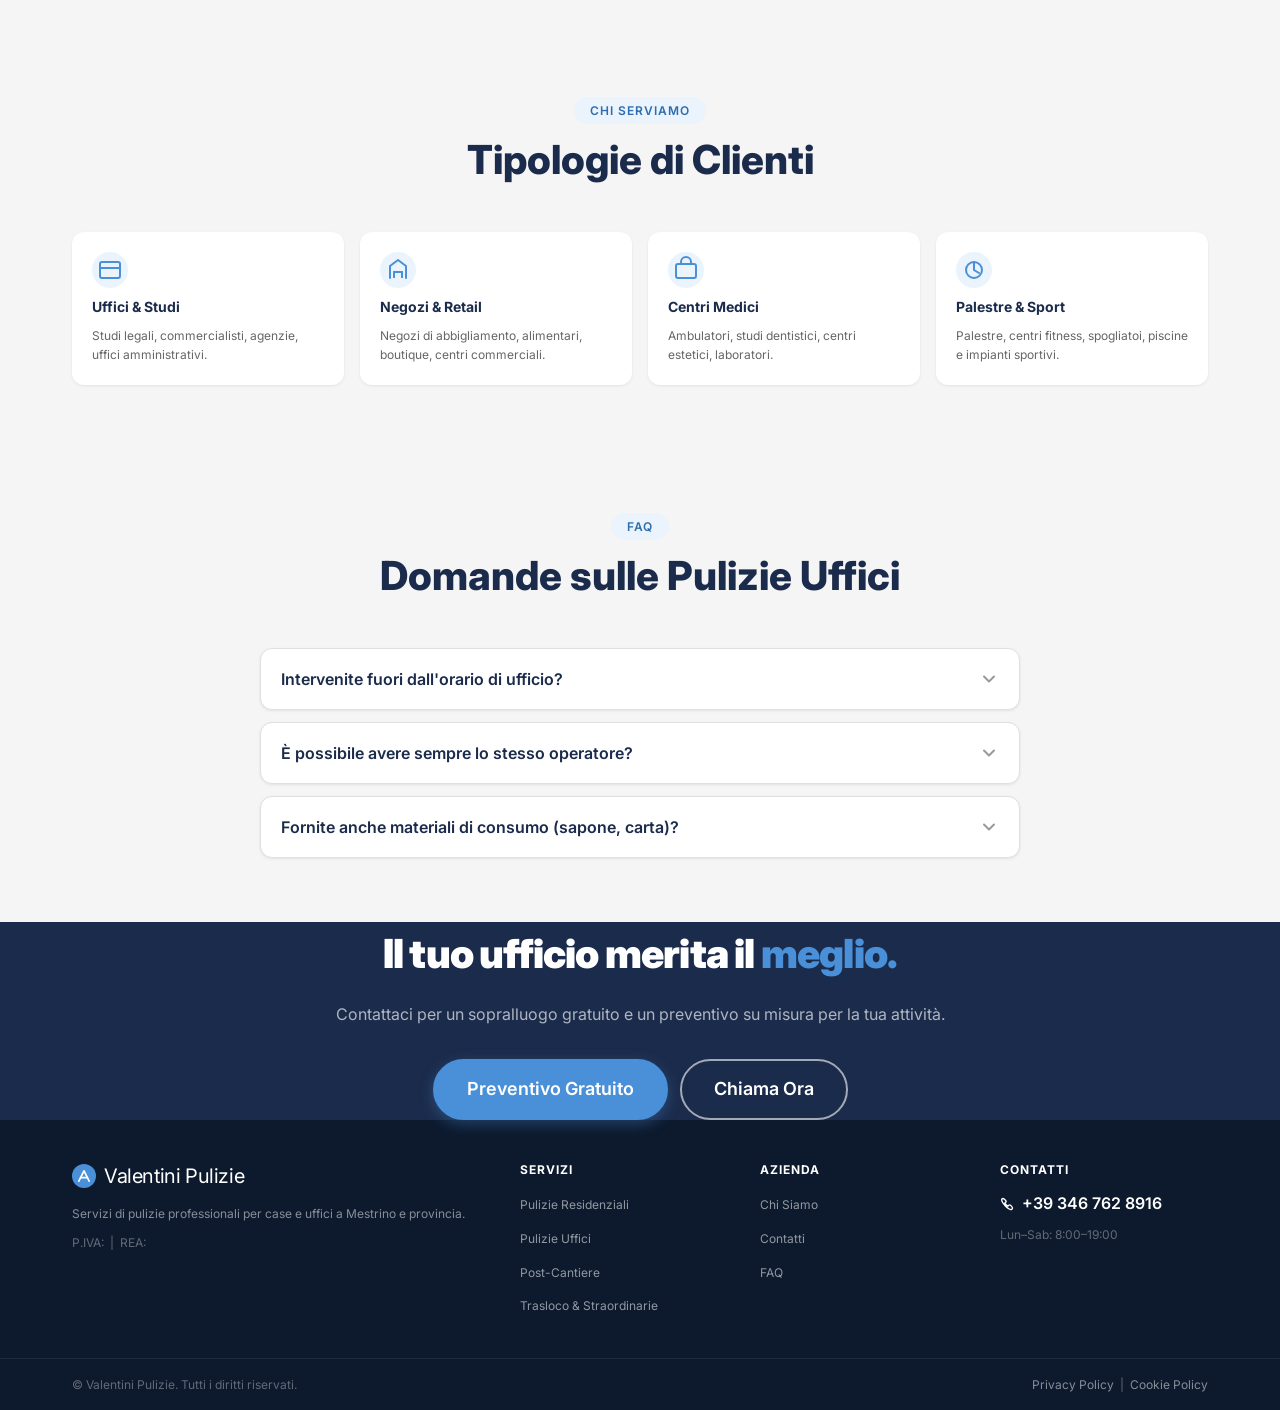
<file: servizi/pulizie-uffici.html>
<!DOCTYPE html>
<html lang="it">
<head>
  <meta charset="UTF-8" />
  <meta name="viewport" content="width=device-width, initial-scale=1.0" />
  <meta name="description" content="Pulizie uffici e spazi commerciali a Mestrino. Giornaliere, periodiche, fuori orario. Personale formato, prodotti certificati. Preventivo gratuito." />
  <title>Pulizie Uffici & Commerciali | Valentini Pulizie</title>
  <link rel="preconnect" href="https://fonts.googleapis.com" />
  <link rel="preconnect" href="https://fonts.gstatic.com" crossorigin />
  <link href="https://fonts.googleapis.com/css2?family=Inter:wght@300;400;500;600;700;800;900&display=swap" rel="stylesheet" />
  <link rel="stylesheet" href="../css/style.css" />
</head>
<body>

  <header class="header scrolled" id="header">
    <div class="container header__inner">
      <a href="../index.html" class="header__logo"><span class="logo-icon"><svg width="28" height="28" viewBox="0 0 28 28" fill="none"><circle cx="14" cy="14" r="14" fill="#4A90D9"/><path d="M8 20L14 8L20 20" stroke="#fff" stroke-width="2" stroke-linecap="round" stroke-linejoin="round"/><path d="M10 16h8" stroke="#fff" stroke-width="2" stroke-linecap="round"/></svg></span><span class="logo-text">Valentini Pulizie</span></a>
      <nav class="header__nav" id="mainNav">
        <ul class="nav-list">
          <li class="nav-item nav-item--dropdown"><a href="../index.html#servizi" class="nav-link nav-link--dropdown-trigger active">Servizi <svg width="12" height="12" viewBox="0 0 12 12" fill="none"><path d="M2 4L6 8L10 4" stroke="currentColor" stroke-width="1.8" stroke-linecap="round"/></svg></a><ul class="nav-dropdown"><li><a href="pulizie-residenziali.html" class="nav-dropdown__link"><svg width="16" height="16" viewBox="0 0 16 16" fill="none"><path d="M2 8L8 2L14 8V14H10V10H6V14H2V8Z" stroke="currentColor" stroke-width="1.5" stroke-linecap="round" stroke-linejoin="round"/></svg>Pulizie Residenziali</a></li><li><a href="pulizie-uffici.html" class="nav-dropdown__link active"><svg width="16" height="16" viewBox="0 0 16 16" fill="none"><rect x="2" y="4" width="12" height="10" rx="1" stroke="currentColor" stroke-width="1.5"/><path d="M2 7H14" stroke="currentColor" stroke-width="1.5"/></svg>Pulizie Uffici</a></li><li><a href="pulizie-post-cantiere.html" class="nav-dropdown__link"><svg width="16" height="16" viewBox="0 0 16 16" fill="none"><path d="M4 14V8L8 3L12 8V14" stroke="currentColor" stroke-width="1.5" stroke-linecap="round" stroke-linejoin="round"/></svg>Post-Cantiere</a></li><li><a href="pulizie-trasloco.html" class="nav-dropdown__link"><svg width="16" height="16" viewBox="0 0 16 16" fill="none"><rect x="2" y="6" width="12" height="8" rx="1" stroke="currentColor" stroke-width="1.5"/><path d="M5 6V4a3 3 0 016 0v2" stroke="currentColor" stroke-width="1.5" stroke-linecap="round"/></svg>Trasloco & Straordinarie</a></li></ul></li>
          <li><a href="../chi-siamo.html" class="nav-link">Chi Siamo</a></li>
          <li><a href="../index.html#recensioni" class="nav-link">Recensioni</a></li>
          <li><a href="../contatti.html" class="nav-link">Contatti</a></li>
        </ul>
      </nav>
      <div class="header__actions"><a href="tel:+39 346 762 8916" class="header__phone"><svg width="16" height="16" viewBox="0 0 16 16" fill="none"><path d="M2 2.5C2 2.5 3.5 1 5 2.5L6.5 4C7 4.5 7 5.5 6.5 6L5.5 7C6.5 9 7 9.5 9 10.5L10 9.5C10.5 9 11.5 9 12 9.5L13.5 11C15 12.5 13.5 14 13.5 14C11 16.5 1 6 2 2.5Z" stroke="currentColor" stroke-width="1.5" stroke-linecap="round"/></svg><span>+39 346 762 8916</span></a><a href="../contatti.html" class="btn btn--primary btn--sm">Richiedi Preventivo</a></div>
      <button class="hamburger" id="hamburger" aria-label="Apri menu" aria-expanded="false"><span></span><span></span><span></span></button>
    </div>
  </header>

  <main>
    <section class="page-hero page-hero--servizio">
      <div class="page-hero__bg page-hero__bg--teal"></div>
      <div class="container page-hero__content">
        <nav class="breadcrumb"><ol><li><a href="../index.html">Home</a></li><li><a href="../index.html#servizi">Servizi</a></li><li aria-current="page">Pulizie Uffici</li></ol></nav>
        <div class="page-hero__icon" aria-hidden="true">
          <svg width="64" height="64" viewBox="0 0 64 64" fill="none"><rect width="64" height="64" rx="16" fill="rgba(255,255,255,0.15)"/><rect x="10" y="14" width="44" height="36" rx="3" stroke="white" stroke-width="3"/><path d="M10 26H54" stroke="white" stroke-width="3"/><rect x="18" y="34" width="10" height="8" rx="1" stroke="white" stroke-width="2.5"/><rect x="36" y="34" width="10" height="8" rx="1" stroke="white" stroke-width="2.5"/></svg>
        </div>
        <h1 class="page-hero__title">Pulizie Uffici & <span class="highlight">Commerciali</span></h1>
        <p class="page-hero__subtitle">Ambienti di lavoro impeccabili, ogni giorno. Anche fuori orario di ufficio.</p>
        <div class="page-hero__cta">
          <a href="../contatti.html" class="btn btn--primary btn--lg">Preventivo Gratuito</a>
          <a href="tel:+39 346 762 8916" class="btn btn--outline btn--lg">Chiama Ora</a>
        </div>
      </div>
    </section>

    <!-- INTRO -->
<section class="servizio-intro">
  <div class="container">
    <div class="servizio-intro__grid">
      <div class="servizio-intro__text reveal-up">
        <span class="section-tag">Il servizio</span>
        <h2 class="section-title" style="text-align:left">Un ufficio pulito produce di più</h2>
        <p>Studi dimostrano che un ambiente di lavoro pulito e ordinato aumenta la produttività dei dipendenti fino al <strong>15%</strong> e migliora l'immagine aziendale agli occhi di clienti e visitatori.</p>
        <p>Offriamo pulizie professionali per <strong>uffici, studi professionali, negozi, showroom, centri medici, palestre</strong> e qualsiasi spazio commerciale. Interveniamo la mattina presto, la sera tardi o nel weekend — <strong>senza mai interferire con la tua attività</strong>.</p>
        <div class="intro-highlights">
          <div class="intro-highlight"><span>✓</span> Orari flessibili (anche 6:00–8:00)</div>
          <div class="intro-highlight"><span>✓</span> Operatori dedicati e fissi</div>
          <div class="intro-highlight"><span>✓</span> Contratti personalizzabili</div>
          <div class="intro-highlight"><span>✓</span> Report intervento digitale</div>
        </div>
      </div>

      <div class="servizio-intro__visual reveal-up" style="--delay:0.2s">
        <div class="servizio-visual-card servizio-visual-card--uff">

          <!-- Immagine principale -->
          <img
            src="../img/pulizia-ufficio.png"
            alt="Pulizie professionali per uffici e spazi commerciali"
            class="servizio-visual-card__img"
          />

          <!-- Overlay gradiente fondo -->
          <div class="servizio-visual-card__overlay"></div>

          <!-- Label categoria in alto -->
          <span class="servizio-visual-card__label">Uffici &amp; Spazi Commerciali</span>

          <!-- Badge in basso -->
          <div class="servizio-visual-badge">
            <svg width="16" height="16" viewBox="0 0 16 16" fill="none">
              <path d="M3 8L6 11L13 4" stroke="#2E8B57" stroke-width="2" stroke-linecap="round" stroke-linejoin="round"/>
            </svg>
            Intervento fuori orario
          </div>

        </div>
      </div>
    </div>
  </div>
</section>


    <!-- COSA INCLUDE -->
    <section class="servizio-include">
      <div class="container">
        <div class="section-header reveal-up">
          <span class="section-tag">Cosa facciamo</span>
          <h2 class="section-title">Cosa Include il Servizio</h2>
          <p class="section-subtitle">Copertura completa di ogni area del tuo spazio lavorativo.</p>
        </div>
        <div class="include-grid">
          <div class="include-card reveal-up">
            <div class="include-card__icon"><svg width="40" height="40" viewBox="0 0 40 40" fill="none"><circle cx="20" cy="20" r="20" fill="#EBF3FC"/><rect x="8" y="10" width="24" height="20" rx="2" stroke="#4A90D9" stroke-width="2"/><path d="M8 16H32" stroke="#4A90D9" stroke-width="2"/><rect x="12" y="20" width="6" height="5" rx="1" stroke="#4A90D9" stroke-width="2"/></svg></div>
            <h3>Postazioni di Lavoro</h3>
            <ul><li>Scrivanie e monitor</li><li>Tastiere e telefoni</li><li>Sedie e arredi</li><li>Cestini rifiuti</li><li>Sanificazione superfici</li></ul>
          </div>
          <div class="include-card reveal-up" style="--delay:0.1s">
            <div class="include-card__icon"><svg width="40" height="40" viewBox="0 0 40 40" fill="none"><circle cx="20" cy="20" r="20" fill="#EBF3FC"/><path d="M10 30V16L20 8L30 16V30" stroke="#4A90D9" stroke-width="2" stroke-linecap="round" stroke-linejoin="round"/><path d="M15 30V22H25V30" stroke="#4A90D9" stroke-width="2" stroke-linecap="round" stroke-linejoin="round"/></svg></div>
            <h3>Aree Comuni</h3>
            <ul><li>Reception e ingresso</li><li>Sale riunioni</li><li>Corridoi e scale</li><li>Aree break e mensa</li><li>Sala d'attesa</li></ul>
          </div>
          <div class="include-card reveal-up" style="--delay:0.2s">
            <div class="include-card__icon"><svg width="40" height="40" viewBox="0 0 40 40" fill="none"><circle cx="20" cy="20" r="20" fill="#EBF3FC"/><rect x="12" y="10" width="16" height="20" rx="2" stroke="#4A90D9" stroke-width="2"/><path d="M16 16H24M16 20H22" stroke="#4A90D9" stroke-width="2" stroke-linecap="round"/></svg></div>
            <h3>Servizi Igienici</h3>
            <ul><li>Sanitizzazione WC</li><li>Rifornimento consumabili</li><li>Lavabo e rubinetti</li><li>Specchi e superfici</li><li>Pavimenti e scarichi</li></ul>
          </div>
          <div class="include-card reveal-up" style="--delay:0.3s">
            <div class="include-card__icon"><svg width="40" height="40" viewBox="0 0 40 40" fill="none"><circle cx="20" cy="20" r="20" fill="#EBF3FC"/><rect x="8" y="8" width="24" height="24" rx="2" stroke="#4A90D9" stroke-width="2"/><path d="M14 20H26M20 14V26" stroke="#4A90D9" stroke-width="2" stroke-linecap="round"/></svg></div>
            <h3>Servizi Extra</h3>
            <ul><li>Lavaggio vetrate</li><li>Lucidatura pavimenti</li><li>Smaltimento rifiuti</li><li>Sanificazione aria</li><li>Pulizia magazzini</li></ul>
          </div>
        </div>
      </div>
    </section>

    <!-- TIPOLOGIE -->
    <section class="servizio-tipologie">
      <div class="container">
        <div class="section-header reveal-up">
          <span class="section-tag">Chi serviamo</span>
          <h2 class="section-title">Tipologie di Clienti</h2>
        </div>
        <div class="tipologie-grid">
          <div class="tipologia-item reveal-up"><div class="tipologia-item__icon" aria-hidden="true"><svg width="36" height="36" viewBox="0 0 36 36" fill="none"><circle cx="18" cy="18" r="18" fill="#EBF3FC"/><rect x="8" y="10" width="20" height="16" rx="2" stroke="#4A90D9" stroke-width="2"/><path d="M8 16H28" stroke="#4A90D9" stroke-width="2"/></svg></div><h3>Uffici & Studi</h3><p>Studi legali, commercialisti, agenzie, uffici amministrativi.</p></div>
          <div class="tipologia-item reveal-up" style="--delay:0.1s"><div class="tipologia-item__icon" aria-hidden="true"><svg width="36" height="36" viewBox="0 0 36 36" fill="none"><circle cx="18" cy="18" r="18" fill="#EBF3FC"/><path d="M10 26V14L18 8L26 14V26" stroke="#4A90D9" stroke-width="2" stroke-linecap="round" stroke-linejoin="round"/><path d="M14 26V20H22V26" stroke="#4A90D9" stroke-width="2"/></svg></div><h3>Negozi & Retail</h3><p>Negozi di abbigliamento, alimentari, boutique, centri commerciali.</p></div>
          <div class="tipologia-item reveal-up" style="--delay:0.2s"><div class="tipologia-item__icon" aria-hidden="true"><svg width="36" height="36" viewBox="0 0 36 36" fill="none"><circle cx="18" cy="18" r="18" fill="#EBF3FC"/><rect x="8" y="12" width="20" height="14" rx="2" stroke="#4A90D9" stroke-width="2"/><path d="M13 12V10a5 5 0 0110 0v2" stroke="#4A90D9" stroke-width="2" stroke-linecap="round"/></svg></div><h3>Centri Medici</h3><p>Ambulatori, studi dentistici, centri estetici, laboratori.</p></div>
          <div class="tipologia-item reveal-up" style="--delay:0.3s"><div class="tipologia-item__icon" aria-hidden="true"><svg width="36" height="36" viewBox="0 0 36 36" fill="none"><circle cx="18" cy="18" r="18" fill="#EBF3FC"/><circle cx="18" cy="18" r="8" stroke="#4A90D9" stroke-width="2"/><path d="M18 10V18L23 21" stroke="#4A90D9" stroke-width="2" stroke-linecap="round"/></svg></div><h3>Palestre & Sport</h3><p>Palestre, centri fitness, spogliatoi, piscine e impianti sportivi.</p></div>
        </div>
      </div>
    </section>

    <!-- FAQ -->
    <section class="faq">
      <div class="container">
        <div class="section-header reveal-up"><span class="section-tag">FAQ</span><h2 class="section-title">Domande sulle Pulizie Uffici</h2></div>
        <div class="faq__list reveal-up">
          <div class="faq-item"><button class="faq-item__question" aria-expanded="false"><span>Intervenite fuori dall'orario di ufficio?</span><span class="faq-item__icon"><svg width="20" height="20" viewBox="0 0 20 20" fill="none"><path d="M5 7.5L10 12.5L15 7.5" stroke="currentColor" stroke-width="2" stroke-linecap="round" stroke-linejoin="round"/></svg></span></button><div class="faq-item__answer"><div class="faq-item__answer-inner"><p>Sì, è uno dei nostri punti di forza. Interveniamo la mattina presto (dalle 6:00), la sera tardi o nel fine settimana, così non disturbiamo mai l'attività lavorativa dei tuoi dipendenti e clienti.</p></div></div></div>
          <div class="faq-item"><button class="faq-item__question" aria-expanded="false"><span>È possibile avere sempre lo stesso operatore?</span><span class="faq-item__icon"><svg width="20" height="20" viewBox="0 0 20 20" fill="none"><path d="M5 7.5L10 12.5L15 7.5" stroke="currentColor" stroke-width="2" stroke-linecap="round" stroke-linejoin="round"/></svg></span></button><div class="faq-item__answer"><div class="faq-item__answer-inner"><p>Sì, nei contratti periodici assegniamo un operatore dedicato che conosce il tuo spazio e le tue esigenze. Garantisce continuità e consapevolezza dell'ambiente.</p></div></div></div>
          <div class="faq-item"><button class="faq-item__question" aria-expanded="false"><span>Fornite anche materiali di consumo (sapone, carta)?</span><span class="faq-item__icon"><svg width="20" height="20" viewBox="0 0 20 20" fill="none"><path d="M5 7.5L10 12.5L15 7.5" stroke="currentColor" stroke-width="2" stroke-linecap="round" stroke-linejoin="round"/></svg></span></button><div class="faq-item__answer"><div class="faq-item__answer-inner"><p>Su richiesta offriamo anche il servizio di rifornimento consumabili: carta igienica, sapone liquido, asciugamani di carta. Tutto incluso in un'unica tariffa mensile.</p></div></div></div>
        </div>
      </div>
    </section>

    <section class="cta-finale">
      <div class="container">
        <div class="cta-finale__inner reveal-up">
          <h2>Il tuo ufficio merita il <span class="highlight">meglio.</span></h2>
          <p>Contattaci per un sopralluogo gratuito e un preventivo su misura per la tua attività.</p>
          <div class="cta-finale__actions">
            <a href="../contatti.html" class="btn btn--primary btn--lg">Preventivo Gratuito</a>
            <a href="tel:+39 346 762 8916" class="btn btn--outline btn--lg">Chiama Ora</a>
          </div>
        </div>
      </div>
    </section>
  </main>

  <footer class="footer">
    <div class="container footer__inner">
      <div class="footer__brand"><a href="../index.html" class="header__logo footer__logo"><span class="logo-icon"><svg width="24" height="24" viewBox="0 0 28 28" fill="none"><circle cx="14" cy="14" r="14" fill="#4A90D9"/><path d="M8 20L14 8L20 20" stroke="#fff" stroke-width="2" stroke-linecap="round" stroke-linejoin="round"/><path d="M10 16h8" stroke="#fff" stroke-width="2" stroke-linecap="round"/></svg></span><span class="logo-text">Valentini Pulizie</span></a><p class="footer__desc">Servizi di pulizie professionali per case e uffici a Mestrino e provincia.</p><p class="footer__piva">P.IVA:  &nbsp;|&nbsp; REA: </p></div>
      <nav class="footer__nav"><h4 class="footer__nav-title">Servizi</h4><ul><li><a href="pulizie-residenziali.html">Pulizie Residenziali</a></li><li><a href="pulizie-uffici.html">Pulizie Uffici</a></li><li><a href="pulizie-post-cantiere.html">Post-Cantiere</a></li><li><a href="pulizie-trasloco.html">Trasloco & Straordinarie</a></li></ul></nav>
      <nav class="footer__nav"><h4 class="footer__nav-title">Azienda</h4><ul><li><a href="../chi-siamo.html">Chi Siamo</a></li><li><a href="../contatti.html">Contatti</a></li><li><a href="../index.html#faq">FAQ</a></li></ul></nav>
      <div class="footer__contact"><h4 class="footer__nav-title">Contatti</h4><a href="tel:+39 346 762 8916" class="footer__phone"><svg width="14" height="14" viewBox="0 0 16 16" fill="none"><path d="M2 2.5C2 2.5 3.5 1 5 2.5L6.5 4C7 4.5 7 5.5 6.5 6L5.5 7C6.5 9 7 9.5 9 10.5L10 9.5C10.5 9 11.5 9 12 9.5L13.5 11C15 12.5 13.5 14 13.5 14C11 16.5 1 6 2 2.5Z" stroke="currentColor" stroke-width="1.5" stroke-linecap="round"/></svg>+39 346 762 8916</a><a href="mailto:" class="footer__email"></a><p class="footer__hours">Lun–Sab: 8:00–19:00</p></div>
    </div>
    <div class="footer__bottom"><div class="container"><p>&copy; <span class="footer-year"></span> Valentini Pulizie. Tutti i diritti riservati.</p><p><a href="#">Privacy Policy</a> &nbsp;|&nbsp; <a href="#">Cookie Policy</a></p></div></div>
  </footer>
  <script src="../js/main.js"></script>
</body>
</html>
</file>
<file: css/style.css>
/* ============================================================
   PULIZIE PRO — Foglio di stile principale (Multipage)
   Versione ottimizzata mobile-first
============================================================ */

:root {
  --clr-white:        #FFFFFF;
  --clr-dark:         #1B2B4B;
  --clr-accent:       #4A90D9;
  --clr-accent-dark:  #2E6DAF;
  --clr-accent-light: #EBF3FC;
  --clr-gray-light:   #F5F5F5;
  --clr-gray-mid:     #E0E0E0;
  --clr-text:         #333333;
  --clr-text-light:   #666666;
  --clr-text-muted:   #999999;
  --font-base:   'Inter', -apple-system, BlinkMacSystemFont, 'Segoe UI', sans-serif;
  --fs-xs:   0.75rem;
  --fs-sm:   0.875rem;
  --fs-base: 1rem;
  --fs-md:   1.125rem;
  --fs-lg:   1.25rem;
  --fs-xl:   1.5rem;
  --fs-2xl:  2rem;
  --fs-3xl:  2.5rem;
  --fs-4xl:  3rem;
  --fs-5xl:  3.75rem;
  --sp-1:  0.25rem; --sp-2:  0.5rem;  --sp-3:  0.75rem; --sp-4:  1rem;
  --sp-5:  1.25rem; --sp-6:  1.5rem;  --sp-8:  2rem;    --sp-10: 2.5rem;
  --sp-12: 3rem;    --sp-16: 4rem;    --sp-20: 5rem;    --sp-24: 6rem;
  --container-max: 1200px;
  --container-pad: 1.25rem;
  --radius-sm:   6px;
  --radius-md:   12px;
  --radius-lg:   20px;
  --radius-full: 9999px;
  --shadow-sm:   0 1px 3px rgba(0,0,0,0.08);
  --shadow-md:   0 4px 16px rgba(0,0,0,0.10);
  --shadow-lg:   0 10px 40px rgba(0,0,0,0.12);
  --shadow-card: 0 4px 20px rgba(27,43,75,0.08);
  --transition-fast: 0.15s ease;
  --transition-base: 0.25s ease;
  --transition-slow: 0.4s ease;
  --header-h: 64px;
}

/* ============================================================
   RESET & BASE
============================================================ */
*, *::before, *::after { box-sizing: border-box; margin: 0; padding: 0; }
html { scroll-behavior: smooth; font-size: 16px; -webkit-text-size-adjust: 100%; }
body {
  font-family: var(--font-base);
  font-size: var(--fs-base);
  color: var(--clr-text);
  background: var(--clr-white);
  line-height: 1.6;
  overflow-x: hidden;
  -webkit-font-smoothing: antialiased;
}
img, svg { display: block; max-width: 100%; }
a { color: inherit; text-decoration: none; }
ul, ol { list-style: none; }
button { cursor: pointer; font-family: inherit; border: none; background: none; }
input, textarea, select { font-family: inherit; }
strong { font-weight: 700; }
:focus-visible {
  outline: 3px solid var(--clr-accent);
  outline-offset: 3px;
  border-radius: var(--radius-sm);
}

/* ============================================================
   UTILITIES
============================================================ */
.container {
  width: 100%;
  max-width: var(--container-max);
  margin: 0 auto;
  padding-inline: var(--container-pad);
}
.highlight { color: var(--clr-accent); }
.section-header { text-align: center; margin-bottom: var(--sp-12); }
.section-tag {
  display: inline-block;
  background: var(--clr-accent-light);
  color: var(--clr-accent-dark);
  font-size: var(--fs-xs);
  font-weight: 600;
  letter-spacing: 0.08em;
  text-transform: uppercase;
  padding: var(--sp-1) var(--sp-4);
  border-radius: var(--radius-full);
  margin-bottom: var(--sp-3);
}
.section-title {
  font-size: clamp(var(--fs-2xl), 4vw, var(--fs-3xl));
  font-weight: 800;
  color: var(--clr-dark);
  line-height: 1.2;
  margin-bottom: var(--sp-4);
}
.section-subtitle {
  font-size: var(--fs-md);
  color: var(--clr-text-light);
  max-width: 560px;
  margin-inline: auto;
  line-height: 1.7;
}

/* ============================================================
   BOTTONI
============================================================ */
.btn {
  display: inline-flex;
  align-items: center;
  gap: var(--sp-2);
  font-size: var(--fs-base);
  font-weight: 600;
  padding: 0.75rem 1.5rem;
  border-radius: var(--radius-full);
  transition: all var(--transition-base);
  white-space: nowrap;
  cursor: pointer;
  text-decoration: none;
  border: 2px solid transparent;
  position: relative;
  overflow: hidden;
}
.btn::after {
  content: '';
  position: absolute;
  inset: 0;
  background: rgba(255,255,255,0.15);
  opacity: 0;
  transition: opacity var(--transition-fast);
}
.btn:hover::after { opacity: 1; }
.btn--primary {
  background: var(--clr-accent);
  color: var(--clr-white);
  border-color: var(--clr-accent);
  box-shadow: 0 4px 14px rgba(74,144,217,0.35);
}
.btn--primary:hover {
  background: var(--clr-accent-dark);
  border-color: var(--clr-accent-dark);
  box-shadow: 0 6px 20px rgba(74,144,217,0.45);
  transform: translateY(-2px);
}
.btn--outline {
  background: transparent;
  color: var(--clr-white);
  border-color: rgba(255,255,255,0.6);
  backdrop-filter: blur(4px);
}
.btn--outline:hover {
  background: rgba(255,255,255,0.1);
  border-color: var(--clr-white);
  transform: translateY(-2px);
}
.btn--outline-dark {
  background: transparent;
  color: var(--clr-accent);
  border-color: var(--clr-accent);
}
.btn--outline-dark:hover {
  background: var(--clr-accent);
  color: var(--clr-white);
  transform: translateY(-2px);
}
.btn--sm  { font-size: var(--fs-sm); padding: 0.5rem 1.1rem; }
.btn--lg  { font-size: var(--fs-md); padding: 0.875rem 2rem; }
.btn--full { width: 100%; justify-content: center; }

/* ============================================================
   REVEAL
============================================================ */
.reveal-up {
  opacity: 0;
  transform: translateY(32px);
  transition: opacity 0.6s ease var(--delay, 0s), transform 0.6s ease var(--delay, 0s);
}
.reveal-up.visible { opacity: 1; transform: translateY(0); }

/* ============================================================
   HEADER — mobile-first
============================================================ */
.header {
  position: fixed;
  top: 0; left: 0; right: 0;
  z-index: 1000;
  height: var(--header-h);
  background: transparent;
  transition: background var(--transition-base), box-shadow var(--transition-base);
}
.header.scrolled {
  background: rgba(255,255,255,0.97);
  backdrop-filter: blur(12px);
  -webkit-backdrop-filter: blur(12px);
  box-shadow: 0 2px 20px rgba(0,0,0,0.08);
}
.header.scrolled .logo-text        { color: var(--clr-dark); }
.header.scrolled .nav-link         { color: var(--clr-dark); }
.header.scrolled .header__phone    { color: var(--clr-dark); }
.header.scrolled .hamburger span   { background: var(--clr-dark); }

.header__inner {
  height: 100%;
  display: flex;
  align-items: center;
  gap: var(--sp-4);
}
.header__logo {
  display: flex;
  align-items: center;
  gap: var(--sp-2);
  flex-shrink: 0;
  text-decoration: none;
  margin-right: auto;
}
.logo-text {
  font-size: var(--fs-lg);
  font-weight: 400;
  color: var(--clr-white);
  transition: color var(--transition-base);
  letter-spacing: -0.02em;
}
.logo-text strong { font-weight: 800; }

/* Telefono header */
.header__phone {
  display: flex;
  align-items: center;
  justify-content: center;
  width: 36px;
  height: 36px;
  background: rgba(74,144,217,0.15);
  border-radius: var(--radius-full);
  color: rgba(255,255,255,0.9);
  transition: all var(--transition-base);
  flex-shrink: 0;
}
.header__phone svg { flex-shrink: 0; }
.header__phone span { display: none; }
.header__phone:hover { color: var(--clr-accent); background: rgba(74,144,217,0.25); }
.header.scrolled .header__phone { background: rgba(74,144,217,0.1); }

/* CTA nel header (nascosto su mobile) */
.header__actions .btn--sm { display: none; }

/* Hamburger */
.hamburger {
  display: flex;
  flex-direction: column;
  gap: 5px;
  padding: var(--sp-2);
  flex-shrink: 0;
}
.hamburger span {
  display: block;
  width: 22px;
  height: 2px;
  background: var(--clr-white);
  border-radius: 1px;
  transition: all var(--transition-base);
}
.hamburger.open span:nth-child(1) { transform: translateY(7px) rotate(45deg); }
.hamburger.open span:nth-child(2) { opacity: 0; transform: scaleX(0); }
.hamburger.open span:nth-child(3) { transform: translateY(-7px) rotate(-45deg); }

/* NAV MOBILE */
.header__nav {
  position: fixed;
  top: var(--header-h);
  left: 0;
  right: 0;
  width: 100%;
  z-index: 998;
  background: var(--clr-dark);
  padding: var(--sp-4) var(--sp-6) var(--sp-8);
  transform: translateY(-110%);
  visibility: hidden;
  transition: transform 0.35s cubic-bezier(0.4,0,0.2,1),
              visibility 0s linear 0.35s;
  max-height: calc(100dvh - var(--header-h));
  overflow-y: auto;
}
.header__nav.nav-open {
  transform: translateY(0);
  visibility: visible;
  transition: transform 0.35s cubic-bezier(0.4,0,0.2,1),
              visibility 0s linear 0s;
}
.header.scrolled .header__nav         { background: rgba(255,255,255,0.98); }
.header.scrolled .header__nav .nav-link { color: var(--clr-dark); }

/* Nav list mobile */
.nav-list {
  display: flex;
  flex-direction: column;
  gap: 0;
}
.nav-link {
  font-size: var(--fs-md);
  font-weight: 500;
  color: rgba(255,255,255,0.9);
  text-decoration: none;
  padding: var(--sp-4) var(--sp-2);
  display: flex;
  align-items: center;
  border-bottom: 1px solid rgba(255,255,255,0.08);
  transition: color var(--transition-base);
  position: relative;
}
.nav-link svg { margin-left: auto; }
.nav-list li:last-child .nav-link { border-bottom: none; }
.nav-link:hover { color: var(--clr-accent); }
.nav-link.active { color: var(--clr-accent); }

/* Dropdown mobile */
.nav-item--dropdown { position: relative; }
.nav-dropdown {
  display: none;
  flex-direction: column;
  position: static;
  opacity: 1;
  visibility: visible;
  transform: none;
  box-shadow: none;
  border: none;
  border-radius: 0;
  background: rgba(255,255,255,0.05);
  padding: var(--sp-2) 0 var(--sp-2) var(--sp-4);
  min-width: 0;
}
.nav-item--dropdown.open .nav-dropdown { display: flex; }
.nav-dropdown__link {
  display: flex;
  align-items: center;
  gap: var(--sp-3);
  padding: var(--sp-3) var(--sp-4);
  border-radius: var(--radius-sm);
  font-size: var(--fs-sm);
  font-weight: 500;
  color: rgba(255,255,255,0.75);
  transition: background var(--transition-fast), color var(--transition-fast);
  white-space: nowrap;
}
.nav-dropdown__link:hover,
.nav-dropdown__link.active {
  background: rgba(255,255,255,0.1);
  color: var(--clr-accent);
}
.nav-dropdown__link svg { flex-shrink: 0; opacity: 0.6; }
.header.scrolled .nav-dropdown         { background: rgba(27,43,75,0.05); }
.header.scrolled .nav-dropdown__link   { color: var(--clr-text); }

/* ============================================================
   HERO
============================================================ */
.hero {
  min-height: 100dvh;
  display: flex;
  align-items: center;
  position: relative;
  overflow: hidden;
  padding-top: var(--header-h);
}
.hero__bg {
  position: absolute; inset: 0;
  background:
    radial-gradient(ellipse at 20% 80%, rgba(74,144,217,0.3) 0%, transparent 50%),
    radial-gradient(ellipse at 80% 20%, rgba(27,43,75,0.5) 0%, transparent 50%),
    linear-gradient(135deg, #0d1f38 0%, #1B2B4B 35%, #2a4a7f 70%, #1a3560 100%);
  z-index: 0;
}
.hero__bg::before {
  content: '';
  position: absolute; inset: 0;
  background-image: radial-gradient(circle, rgba(255,255,255,0.04) 1px, transparent 1px);
  background-size: 40px 40px;
  z-index: 1;
}
.hero__overlay {
  position: absolute; inset: 0;
  background: linear-gradient(to right, rgba(13,31,56,0.85) 0%, rgba(27,43,75,0.6) 60%, transparent 100%);
  z-index: 2;
}
.hero__content {
  position: relative;
  z-index: 10;
  padding-block: var(--sp-12);
  width: 100%;
}
.hero__eyebrow {
  font-size: var(--fs-sm);
  font-weight: 600;
  color: var(--clr-accent);
  letter-spacing: 0.04em;
  margin-bottom: var(--sp-4);
}
.hero__title {
  font-size: clamp(var(--fs-2xl), 6vw, var(--fs-5xl));
  font-weight: 900;
  color: var(--clr-white);
  line-height: 1.1;
  margin-bottom: var(--sp-5);
  letter-spacing: -0.03em;
}
.hero__subtitle {
  font-size: clamp(var(--fs-base), 2.5vw, var(--fs-lg));
  color: rgba(255,255,255,0.8);
  line-height: 1.7;
  margin-bottom: var(--sp-8);
  max-width: 560px;
}
.hero__subtitle strong { color: var(--clr-white); }
.hero__cta-group {
  display: flex;
  flex-direction: column;
  gap: var(--sp-3);
  margin-bottom: var(--sp-8);
}
.hero__cta-group .btn {
  width: 100%;
  justify-content: center;
}
.hero__badges {
  display: flex;
  flex-wrap: wrap;
  gap: var(--sp-2);
}
.badge {
  background: rgba(255,255,255,0.1);
  backdrop-filter: blur(4px);
  border: 1px solid rgba(255,255,255,0.2);
  color: rgba(255,255,255,0.85);
  font-size: var(--fs-xs);
  font-weight: 500;
  padding: var(--sp-2) var(--sp-3);
  border-radius: var(--radius-full);
}
.hero__scroll-indicator {
  position: absolute;
  bottom: var(--sp-6);
  left: 50%;
  transform: translateX(-50%);
  z-index: 10;
}
.hero__scroll-indicator span {
  display: block;
  width: 24px;
  height: 40px;
  border: 2px solid rgba(255,255,255,0.4);
  border-radius: var(--radius-full);
  position: relative;
}
.hero__scroll-indicator span::before {
  content: '';
  position: absolute;
  top: 6px;
  left: 50%;
  transform: translateX(-50%);
  width: 4px; height: 8px;
  background: rgba(255,255,255,0.6);
  border-radius: var(--radius-full);
  animation: scrollIndicator 1.8s ease-in-out infinite;
}
@keyframes scrollIndicator {
  0%   { opacity: 1; transform: translateX(-50%) translateY(0); }
  100% { opacity: 0; transform: translateX(-50%) translateY(16px); }
}

/* ============================================================
   PAGE HERO (pagine interne)
============================================================ */
.page-hero {
  padding-top: var(--header-h);
  padding-bottom: var(--sp-12);
  position: relative;
  overflow: hidden;
  min-height: 260px;
  display: flex;
  align-items: center;
}
.page-hero__bg {
  position: absolute; inset: 0; z-index: 0;
  background: linear-gradient(135deg, #0d1f38 0%, #1B2B4B 40%, #2a4a7f 100%);
}
.page-hero__bg::before {
  content: '';
  position: absolute; inset: 0;
  background-image: radial-gradient(circle, rgba(255,255,255,0.04) 1px, transparent 1px);
  background-size: 40px 40px;
  z-index: 1;
}
.page-hero__bg--teal   { background: linear-gradient(135deg, #0d2b38 0%, #1B3B4B 40%, #1a5a6f 100%); }
.page-hero__bg--orange { background: linear-gradient(135deg, #2a1a08 0%, #3d2a10 40%, #6b3d12 100%); }
.page-hero__bg--purple { background: linear-gradient(135deg, #1a0d2a 0%, #2d1b45 40%, #4a2a7f 100%); }

.page-hero__content {
  position: relative;
  z-index: 10;
  width: 100%;
  padding-top: var(--sp-10);
}
.page-hero__title {
  font-size: clamp(var(--fs-2xl), 5vw, var(--fs-4xl));
  font-weight: 900;
  color: var(--clr-white);
  line-height: 1.15;
  margin-bottom: var(--sp-4);
  letter-spacing: -0.03em;
}
.page-hero__subtitle {
  font-size: var(--fs-base);
  color: rgba(255,255,255,0.75);
  margin-bottom: var(--sp-6);
  max-width: 560px;
  line-height: 1.6;
}
.page-hero__cta {
  display: flex;
  flex-direction: column;
  gap: var(--sp-3);
}
.page-hero__cta .btn {
  width: 100%;
  justify-content: center;
}

/* BREADCRUMB */
.breadcrumb { margin-bottom: var(--sp-4); }
.breadcrumb ol {
  display: flex;
  align-items: center;
  gap: var(--sp-2);
  flex-wrap: wrap;
}
.breadcrumb li {
  display: flex;
  align-items: center;
  gap: var(--sp-2);
  font-size: var(--fs-xs);
  color: rgba(255,255,255,0.5);
}
.breadcrumb li::before { content: '/'; }
.breadcrumb li:first-child::before { display: none; }
.breadcrumb a { color: rgba(255,255,255,0.7); transition: color var(--transition-fast); }
.breadcrumb a:hover { color: var(--clr-white); }
.breadcrumb [aria-current="page"] { color: rgba(255,255,255,0.9); font-weight: 500; }

/* ============================================================
   TRUST BAR
============================================================ */
.trust-bar {
  background: var(--clr-white);
  padding-block: var(--sp-12);
  border-bottom: 1px solid var(--clr-gray-mid);
}
.trust-bar__grid {
  display: grid;
  grid-template-columns: repeat(2, 1fr);
  gap: var(--sp-6) var(--sp-4);
}
.trust-item {
  display: flex;
  flex-direction: column;
  align-items: center;
  text-align: center;
  gap: var(--sp-2);
  padding: var(--sp-4);
}
.trust-item__number {
  font-size: clamp(var(--fs-2xl), 5vw, var(--fs-4xl));
  font-weight: 900;
  color: var(--clr-dark);
  line-height: 1;
  letter-spacing: -0.03em;
}
.trust-item__number .countup { color: var(--clr-accent); }
.trust-item__label {
  font-size: var(--fs-xs);
  font-weight: 500;
  color: var(--clr-text-light);
  text-transform: uppercase;
  letter-spacing: 0.05em;
}

/* ============================================================
   SERVIZI
============================================================ */
.servizi {
  padding-block: var(--sp-16);
  background: var(--clr-gray-light);
}
.servizi__grid {
  display: grid;
  grid-template-columns: 1fr;
  gap: var(--sp-5);
}
.service-card {
  background: var(--clr-white);
  border-radius: var(--radius-md);
  padding: var(--sp-6);
  box-shadow: var(--shadow-card);
  display: flex;
  flex-direction: column;
  gap: var(--sp-3);
  border: 1px solid transparent;
  transition: transform var(--transition-base), box-shadow var(--transition-base);
}
.service-card:hover {
  transform: translateY(-4px);
  box-shadow: var(--shadow-lg);
  border-color: var(--clr-accent-light);
}
.service-card__title {
  font-size: var(--fs-lg);
  font-weight: 700;
  color: var(--clr-dark);
  line-height: 1.3;
}
.service-card__desc {
  font-size: var(--fs-sm);
  color: var(--clr-text-light);
  line-height: 1.7;
  flex: 1;
}
.service-card__link {
  display: inline-flex;
  align-items: center;
  gap: var(--sp-2);
  color: var(--clr-accent);
  font-size: var(--fs-sm);
  font-weight: 600;
  margin-top: auto;
  transition: gap var(--transition-base);
}
.service-card__link:hover { gap: var(--sp-3); color: var(--clr-accent-dark); }

/* ============================================================
   PRIMA E DOPO
============================================================ */
.prima-dopo {
  padding-block: var(--sp-16);
  background: var(--clr-dark);
}
.prima-dopo .section-header .section-title { color: var(--clr-white); }
.prima-dopo .section-subtitle { color: rgba(255,255,255,0.65); }

.ba-container {
  display: grid;
  grid-template-columns: 1fr;
  gap: var(--sp-6);
}
.ba-slider {
  position: relative;
  width: 100%;
  height: 260px;
  border-radius: var(--radius-md);
  overflow: hidden;
  user-select: none;
  cursor: ew-resize;
  box-shadow: var(--shadow-lg);
  touch-action: none;
}
.ba-before, .ba-after {
  position: absolute; inset: 0;
  overflow: hidden;
}
.ba-after { clip-path: inset(0 50% 0 0); }
.ba-img {
  width: 100%; height: 100%;
  object-fit: cover;
  object-position: center;
  display: block;
  pointer-events: none;
  -webkit-user-drag: none;
}
.ba-label {
  position: absolute;
  bottom: var(--sp-3);
  font-size: var(--fs-xs);
  font-weight: 700;
  letter-spacing: 0.06em;
  text-transform: uppercase;
  padding: var(--sp-1) var(--sp-3);
  border-radius: var(--radius-full);
  z-index: 5;
  pointer-events: none;
}
.ba-label--before {
  left: var(--sp-3);
  background: rgba(0,0,0,0.50);
  color: var(--clr-white);
  backdrop-filter: blur(4px);
}
.ba-label--after {
  right: var(--sp-3);
  background: rgba(74,144,217,0.85);
  color: var(--clr-white);
  backdrop-filter: blur(4px);
}
.ba-divider {
  position: absolute;
  top: 0; bottom: 0;
  left: 50%;
  transform: translateX(-50%);
  width: 3px;
  background: var(--clr-white);
  z-index: 20;
  cursor: ew-resize;
  box-shadow: 0 0 12px rgba(0,0,0,0.3);
}
.ba-handle {
  position: absolute;
  top: 50%; left: 50%;
  transform: translate(-50%, -50%);
  width: 44px; height: 44px;
  background: var(--clr-white);
  border-radius: 50%;
  display: flex;
  align-items: center;
  justify-content: center;
  box-shadow: 0 4px 16px rgba(0,0,0,0.3);
  z-index: 21;
}

/* ============================================================
   PERCHÉ
============================================================ */
.perche {
  padding-block: var(--sp-16);
  background: var(--clr-white);
}
.perche__grid {
  display: grid;
  grid-template-columns: 1fr;
  gap: var(--sp-5);
}
.perche-item {
  display: flex;
  flex-direction: column;
  align-items: flex-start;
  gap: var(--sp-3);
  padding: var(--sp-6);
  background: var(--clr-gray-light);
  border-radius: var(--radius-md);
  border: 1px solid var(--clr-gray-mid);
  transition: transform var(--transition-base), box-shadow var(--transition-base);
}
.perche-item:hover { transform: translateY(-4px); box-shadow: var(--shadow-md); }
.perche-item__title { font-size: var(--fs-base); font-weight: 700; color: var(--clr-dark); }
.perche-item__desc  { font-size: var(--fs-sm); color: var(--clr-text-light); line-height: 1.7; }

/* ============================================================
   RECENSIONI
============================================================ */
.recensioni {
  padding-block: var(--sp-16);
  background: var(--clr-gray-light);
}
.recensioni__grid {
  display: grid;
  grid-template-columns: 1fr;
  gap: var(--sp-5);
}
.review-card {
  background: var(--clr-white);
  border-radius: var(--radius-md);
  padding: var(--sp-6);
  box-shadow: var(--shadow-card);
  display: flex;
  flex-direction: column;
  gap: var(--sp-4);
  border: 1px solid transparent;
  transition: transform var(--transition-base), box-shadow var(--transition-base);
}
.review-card:hover {
  transform: translateY(-4px);
  box-shadow: var(--shadow-lg);
  border-color: var(--clr-accent-light);
}
.review-card__stars { color: #F5A623; font-size: var(--fs-base); letter-spacing: 2px; }
.review-card__text {
  font-size: var(--fs-sm);
  color: var(--clr-text);
  line-height: 1.75;
  font-style: italic;
  border-left: 3px solid var(--clr-accent-light);
  padding-left: var(--sp-4);
}
.review-card__author { display: flex; align-items: center; gap: var(--sp-3); margin-top: auto; }
.review-card__avatar {
  width: 40px; height: 40px;
  border-radius: 50%;
  background: var(--clr-dark);
  color: var(--clr-white);
  font-size: var(--fs-xs);
  font-weight: 700;
  display: flex;
  align-items: center;
  justify-content: center;
  flex-shrink: 0;
}
.review-card__avatar--2 { background: var(--clr-accent); }
.review-card__avatar--3 { background: #2E8B57; }
.review-card__name { font-weight: 700; color: var(--clr-dark); font-size: var(--fs-sm); }
.review-card__role { font-size: var(--fs-xs); color: var(--clr-text-muted); }

/* ============================================================
   AREA SERVITA
============================================================ */
.area-servita { padding-block: var(--sp-16); background: var(--clr-white); }
.area-servita__inner {
  display: grid;
  grid-template-columns: 1fr;
  gap: var(--sp-10);
  align-items: center;
}
.area-servita__text .section-title { margin-bottom: var(--sp-4); }
.area-servita__text > p { color: var(--clr-text-light); line-height: 1.7; margin-bottom: var(--sp-5); }
.area-list {
  display: grid;
  grid-template-columns: 1fr 1fr;
  gap: var(--sp-2) var(--sp-4);
  margin-bottom: var(--sp-4);
}
.area-list li {
  display: flex;
  align-items: center;
  gap: var(--sp-2);
  font-size: var(--fs-sm);
  color: var(--clr-text);
  font-weight: 500;
}
.area-list li::before { content: '✓'; color: var(--clr-accent); font-weight: 700; flex-shrink: 0; }
.area-note { font-size: var(--fs-xs); color: var(--clr-text-muted); }
.area-note a { color: var(--clr-accent); font-weight: 600; }
.area-servita__map { width: 100%; max-width: 420px; margin-inline: auto; }
.map-placeholder {
  background: linear-gradient(135deg, #ddeeff 0%, #c5dfff 40%, #d4eaff 70%, #bbd5f5 100%);
  border-radius: var(--radius-lg);
  height: 260px;
  position: relative;
  overflow: hidden;
  display: flex;
  align-items: center;
  justify-content: center;
  box-shadow: var(--shadow-md);
  border: 2px solid var(--clr-accent-light);
}
.map-roads { position: absolute; inset: 0; }
.map-road { position: absolute; background: rgba(255,255,255,0.6); }
.map-road--h { top: 45%; left: 0; right: 0; height: 10px; border-radius: 2px; }
.map-road--v { left: 55%; top: 0; bottom: 0; width: 10px; border-radius: 2px; }
.map-road--d1 { top: 20%; left: 10%; width: 35%; height: 6px; border-radius: 2px; transform: rotate(30deg); }
.map-pin {
  position: relative; z-index: 2;
  filter: drop-shadow(0 4px 8px rgba(74,144,217,0.4));
  animation: pinBounce 2s ease-in-out infinite;
}
@keyframes pinBounce {
  0%, 100% { transform: translateY(0); }
  50%       { transform: translateY(-8px); }
}
.map-placeholder__label {
  position: absolute;
  bottom: var(--sp-4);
  left: 50%;
  transform: translateX(-50%);
  background: var(--clr-dark);
  color: var(--clr-white);
  font-size: var(--fs-xs);
  font-weight: 700;
  padding: var(--sp-2) var(--sp-4);
  border-radius: var(--radius-full);
  white-space: nowrap;
  z-index: 3;
}

/* ============================================================
   FAQ
============================================================ */
.faq { padding-block: var(--sp-16); background: var(--clr-gray-light); }
.faq__list {
  max-width: 760px;
  margin: 0 auto;
  display: flex;
  flex-direction: column;
  gap: var(--sp-3);
}
.faq-item {
  background: var(--clr-white);
  border-radius: var(--radius-md);
  box-shadow: var(--shadow-sm);
  overflow: hidden;
  border: 1px solid var(--clr-gray-mid);
  transition: border-color var(--transition-base);
}
.faq-item.open { border-color: var(--clr-accent); }
.faq-item__question {
  width: 100%;
  display: flex;
  align-items: center;
  justify-content: space-between;
  gap: var(--sp-4);
  padding: var(--sp-5) var(--sp-5);
  font-size: var(--fs-base);
  font-weight: 600;
  color: var(--clr-dark);
  text-align: left;
  cursor: pointer;
  transition: color var(--transition-base);
}
.faq-item__question:hover  { color: var(--clr-accent); }
.faq-item.open .faq-item__question { color: var(--clr-accent); }
.faq-item__icon {
  flex-shrink: 0;
  color: var(--clr-text-muted);
  transition: transform var(--transition-base), color var(--transition-base);
}
.faq-item.open .faq-item__icon { transform: rotate(180deg); color: var(--clr-accent); }
.faq-item__answer { max-height: 0; overflow: hidden; transition: max-height 0.4s cubic-bezier(0.4,0,0.2,1); }
.faq-item.open .faq-item__answer { max-height: 400px; }
.faq-item__answer-inner { padding: 0 var(--sp-5) var(--sp-5); }
.faq-item__answer-inner p { font-size: var(--fs-sm); color: var(--clr-text-light); line-height: 1.75; }
.faq-item__answer-inner a { color: var(--clr-accent); font-weight: 600; }

/* ============================================================
   CTA FINALE
============================================================ */
.cta-finale { padding-block: var(--sp-14); background: var(--clr-dark); }
.cta-finale__inner { text-align: center; }
.cta-finale__inner h2 {
  font-size: clamp(var(--fs-xl), 4vw, var(--fs-3xl));
  font-weight: 900;
  color: var(--clr-white);
  margin-bottom: var(--sp-4);
  letter-spacing: -0.02em;
}
.cta-finale__inner p {
  font-size: var(--fs-base);
  color: rgba(255,255,255,0.65);
  margin-bottom: var(--sp-8);
}
.cta-finale__actions {
  display: flex;
  flex-direction: column;
  gap: var(--sp-3);
  align-items: stretch;
}
.cta-finale__actions .btn { width: 100%; justify-content: center; }

/* ============================================================
   CONTATTI (sezione home)
============================================================ */
.contatti { padding-block: var(--sp-16); background: var(--clr-dark); }
.contatti__cta-hero { text-align: center; margin-bottom: var(--sp-12); }
.contatti__title {
  font-size: clamp(var(--fs-xl), 4vw, var(--fs-4xl));
  font-weight: 900;
  color: var(--clr-white);
  line-height: 1.2;
  margin-bottom: var(--sp-4);
  letter-spacing: -0.02em;
}
.contatti__title .highlight { color: var(--clr-accent); }
.contatti__subtitle { font-size: var(--fs-base); color: rgba(255,255,255,0.65); margin-bottom: var(--sp-6); }
.phone-big {
  display: inline-flex;
  align-items: center;
  gap: var(--sp-3);
  font-size: clamp(var(--fs-xl), 5vw, var(--fs-3xl));
  font-weight: 800;
  color: var(--clr-white);
  text-decoration: none;
  transition: color var(--transition-base);
}
.phone-big:hover { color: var(--clr-accent); }
.phone-big--dark {
  color: var(--clr-dark);
  font-size: clamp(var(--fs-lg), 3vw, var(--fs-2xl));
}
.phone-big--dark:hover { color: var(--clr-accent); }
.contatti__grid { display: grid; grid-template-columns: 1fr; gap: var(--sp-6); }
.contatti__form-wrap {
  background: var(--clr-white);
  border-radius: var(--radius-lg);
  padding: var(--sp-6);
}
.form-title { font-size: var(--fs-xl); font-weight: 700; color: var(--clr-dark); margin-bottom: var(--sp-5); }
.contact-form { display: flex; flex-direction: column; gap: var(--sp-4); }
.form-row { display: grid; grid-template-columns: 1fr; gap: var(--sp-4); }
.form-group { display: flex; flex-direction: column; gap: var(--sp-2); }
.form-label { font-size: var(--fs-sm); font-weight: 600; color: var(--clr-dark); }
.form-label span { color: #e04040; }
.form-input {
  width: 100%;
  padding: 0.75rem 1rem;
  border: 2px solid var(--clr-gray-mid);
  border-radius: var(--radius-md);
  font-size: var(--fs-base);
  color: var(--clr-text);
  background: var(--clr-white);
  transition: border-color var(--transition-base), box-shadow var(--transition-base);
  outline: none;
  -webkit-appearance: none;
  appearance: none;
}
.form-input::placeholder { color: var(--clr-text-muted); }
.form-input:focus {
  border-color: var(--clr-accent);
  box-shadow: 0 0 0 3px rgba(74,144,217,0.15);
}
.form-input.error { border-color: #e04040; box-shadow: 0 0 0 3px rgba(224,64,64,0.1); }
.form-select {
  background-image: url("data:image/svg+xml,%3Csvg xmlns='http://www.w3.org/2000/svg' width='16' height='16' viewBox='0 0 24 24' fill='none' stroke='%23999' stroke-width='2' stroke-linecap='round'%3E%3Cpath d='M6 9l6 6 6-6'/%3E%3C/svg%3E");
  background-repeat: no-repeat;
  background-position: right 1rem center;
  padding-right: 2.5rem;
  cursor: pointer;
}
.form-textarea { resize: vertical; min-height: 100px; }
.form-check {
  display: flex;
  align-items: flex-start;
  gap: var(--sp-3);
  cursor: pointer;
  font-size: var(--fs-xs);
  color: var(--clr-text-light);
  line-height: 1.5;
}
.form-check input[type="checkbox"] {
  width: 16px; height: 16px;
  flex-shrink: 0;
  margin-top: 2px;
  accent-color: var(--clr-accent);
}
.form-check a { color: var(--clr-accent); }
.form-success {
  display: flex;
  align-items: center;
  gap: var(--sp-3);
  background: #e8f8ee;
  border: 1px solid #a8e6c0;
  color: #1a6b3c;
  font-size: var(--fs-sm);
  font-weight: 600;
  padding: var(--sp-4);
  border-radius: var(--radius-md);
  margin-top: var(--sp-2);
}
.form-success[hidden] { display: none; }
.contatti__info { color: var(--clr-white); }
.contact-info-list { display: flex; flex-direction: column; gap: var(--sp-4); margin-bottom: var(--sp-6); }
.contact-info-item { display: flex; align-items: flex-start; gap: var(--sp-4); }
.contact-info-item__icon {
  width: 40px; height: 40px;
  background: rgba(74,144,217,0.15);
  border-radius: var(--radius-md);
  display: flex;
  align-items: center;
  justify-content: center;
  flex-shrink: 0;
}
.contact-info-item__label {
  font-size: var(--fs-xs);
  color: rgba(255,255,255,0.5);
  text-transform: uppercase;
  letter-spacing: 0.06em;
  font-weight: 600;
  margin-bottom: var(--sp-1);
}
.contact-info-item__value {
  font-size: var(--fs-sm);
  color: var(--clr-white);
  font-weight: 500;
  text-decoration: none;
  display: block;
  transition: color var(--transition-base);
}
a.contact-info-item__value:hover { color: var(--clr-accent); }
.contatti__finale {
  background: rgba(74,144,217,0.1);
  border-left: 3px solid var(--clr-accent);
  padding: var(--sp-4) var(--sp-5);
  border-radius: 0 var(--radius-md) var(--radius-md) 0;
  color: rgba(255,255,255,0.75);
  font-size: var(--fs-sm);
  line-height: 1.7;
  font-style: italic;
}
.contatti__finale strong { color: var(--clr-white); font-style: normal; }

/* ============================================================
   PAGINA CONTATTI DEDICATA
============================================================ */
.quick-contact-bar {
  background: var(--clr-white);
  padding-block: var(--sp-8);
  border-bottom: 1px solid var(--clr-gray-mid);
}
.quick-contact-bar__grid {
  display: grid;
  grid-template-columns: 1fr;
  gap: var(--sp-4);
}
.quick-contact-item {
  display: flex;
  align-items: center;
  gap: var(--sp-4);
  padding: var(--sp-4);
  border-radius: var(--radius-md);
  transition: background var(--transition-base);
  text-decoration: none;
  color: var(--clr-text);
  border: 1px solid var(--clr-gray-mid);
}
.quick-contact-item:hover { background: var(--clr-gray-light); }
.quick-contact-item__icon {
  width: 44px; height: 44px;
  background: var(--clr-accent-light);
  border-radius: var(--radius-md);
  display: flex;
  align-items: center;
  justify-content: center;
  flex-shrink: 0;
}
.quick-contact-item__label {
  font-size: var(--fs-xs);
  color: var(--clr-text-muted);
  text-transform: uppercase;
  letter-spacing: 0.06em;
  font-weight: 600;
  display: block;
  margin-bottom: 2px;
}
.quick-contact-item__value {
  font-size: var(--fs-base);
  font-weight: 700;
  color: var(--clr-dark);
  display: block;
}
.contatti-page { padding-block: var(--sp-12); background: var(--clr-gray-light); }
.contatti-page__grid { display: grid; grid-template-columns: 1fr; gap: var(--sp-8); }
.contatti-page__form {
  background: var(--clr-white);
  border-radius: var(--radius-lg);
  padding: var(--sp-6);
  box-shadow: var(--shadow-card);
}
.form-section-title { font-size: var(--fs-xl); font-weight: 700; color: var(--clr-dark); margin-bottom: var(--sp-2); }
.form-section-sub { font-size: var(--fs-sm); color: var(--clr-text-light); margin-bottom: var(--sp-6); }
.aside-block {
  background: var(--clr-white);
  border-radius: var(--radius-md);
  padding: var(--sp-6);
  box-shadow: var(--shadow-card);
  margin-bottom: var(--sp-4);
}
.aside-block:last-child { margin-bottom: 0; }
.aside-block--accent {
  background: var(--clr-dark);
  color: rgba(255,255,255,0.75);
  font-style: italic;
  line-height: 1.7;
}
.aside-block--accent strong { color: var(--clr-white); font-style: normal; }
.aside-block__title { font-size: var(--fs-lg); font-weight: 700; color: var(--clr-dark); margin-bottom: var(--sp-4); }
.process-list { display: flex; flex-direction: column; gap: var(--sp-4); }
.process-item { display: flex; align-items: flex-start; gap: var(--sp-4); }
.process-item__num {
  width: 32px; height: 32px;
  background: var(--clr-accent);
  color: var(--clr-white);
  border-radius: 50%;
  font-size: var(--fs-sm);
  font-weight: 700;
  display: flex;
  align-items: center;
  justify-content: center;
  flex-shrink: 0;
}
.process-item strong { font-size: var(--fs-sm); color: var(--clr-dark); display: block; margin-bottom: var(--sp-1); }
.process-item p { font-size: var(--fs-sm); color: var(--clr-text-light); margin: 0; }

/* ============================================================
   CHI SIAMO
============================================================ */
.about-storia { padding-block: var(--sp-16); background: var(--clr-white); }
.about-storia__inner { display: grid; grid-template-columns: 1fr; gap: var(--sp-10); align-items: center; }
.about-storia__text p { font-size: var(--fs-sm); color: var(--clr-text-light); line-height: 1.75; margin-bottom: var(--sp-4); }
.about-stats { display: flex; gap: var(--sp-6); flex-wrap: wrap; margin-top: var(--sp-6); }
.about-stat { text-align: center; }
.about-stat__num {
  display: block;
  font-size: var(--fs-3xl);
  font-weight: 900;
  color: var(--clr-accent);
  letter-spacing: -0.03em;
  line-height: 1;
}
.about-stat__label {
  font-size: var(--fs-xs);
  color: var(--clr-text-muted);
  text-transform: uppercase;
  letter-spacing: 0.06em;
  font-weight: 600;
}
.about-storia__visual { width: 100%; max-width: 480px; margin-inline: auto; }
.about-storia__img {
  width: 100%;
  height: 260px;
  object-fit: cover;
  object-position: center top;
  border-radius: var(--radius-lg);
  box-shadow: var(--shadow-lg);
  display: block;
}
.about-valori { padding-block: var(--sp-16); background: var(--clr-gray-light); }
.valori-grid { display: grid; grid-template-columns: 1fr; gap: var(--sp-5); }
.valore-card {
  background: var(--clr-white);
  border-radius: var(--radius-md);
  padding: var(--sp-6);
  box-shadow: var(--shadow-card);
  border-top: 4px solid var(--clr-accent);
}
.valore-card__num {
  font-size: var(--fs-4xl);
  font-weight: 900;
  color: var(--clr-accent-light);
  line-height: 1;
  margin-bottom: var(--sp-2);
}
.valore-card__title { font-size: var(--fs-base); font-weight: 700; color: var(--clr-dark); margin-bottom: var(--sp-2); }
.valore-card__desc  { font-size: var(--fs-sm); color: var(--clr-text-light); line-height: 1.7; }
.about-team { padding-block: var(--sp-16); background: var(--clr-white); }
.team-grid { display: grid; grid-template-columns: 1fr; gap: var(--sp-5); }
.team-card {
  background: var(--clr-gray-light);
  border-radius: var(--radius-md);
  padding: var(--sp-6);
  text-align: center;
  border: 1px solid var(--clr-gray-mid);
  transition: transform var(--transition-base), box-shadow var(--transition-base);
}
.team-card:hover { transform: translateY(-4px); box-shadow: var(--shadow-md); }
.team-card__avatar {
  width: 72px; height: 72px;
  border-radius: 50%;
  background: var(--clr-accent-light);
  display: flex;
  align-items: center;
  justify-content: center;
  margin: 0 auto var(--sp-4);
}
.team-card__avatar--2 { background: #e8f4e8; }
.team-card__avatar--3 { background: #fff3e8; }
.team-card__name  { font-size: var(--fs-lg); font-weight: 700; color: var(--clr-dark); margin-bottom: var(--sp-1); }
.team-card__role  { font-size: var(--fs-sm); color: var(--clr-accent); font-weight: 600; margin-bottom: var(--sp-3); }
.team-card__bio   { font-size: var(--fs-sm); color: var(--clr-text-light); line-height: 1.7; }
.about-cert { padding-block: var(--sp-16); background: var(--clr-gray-light); }
.cert-grid { display: grid; grid-template-columns: 1fr; gap: var(--sp-5); }
.cert-card {
  background: var(--clr-white);
  border-radius: var(--radius-md);
  padding: var(--sp-6);
  box-shadow: var(--shadow-card);
  display: flex;
  flex-direction: column;
  gap: var(--sp-3);
}
.cert-card h3 { font-size: var(--fs-base); font-weight: 700; color: var(--clr-dark); }
.cert-card p  { font-size: var(--fs-sm); color: var(--clr-text-light); line-height: 1.7; }

/* ============================================================
   PAGINE SERVIZIO
============================================================ */
.servizio-intro { padding-block: var(--sp-16); background: var(--clr-white); }
.servizio-intro__grid { display: grid; grid-template-columns: 1fr; gap: var(--sp-10); align-items: center; }
.servizio-intro__text p { font-size: var(--fs-sm); color: var(--clr-text-light); line-height: 1.75; margin-bottom: var(--sp-4); }
.intro-highlights { display: flex; flex-direction: column; gap: var(--sp-3); margin-top: var(--sp-5); }
.intro-highlight {
  display: flex;
  align-items: center;
  gap: var(--sp-3);
  font-size: var(--fs-sm);
  font-weight: 600;
  color: var(--clr-dark);
}
.intro-highlight span { color: var(--clr-accent); font-size: var(--fs-base); }
.servizio-visual-card {
  position: relative;
  width: 100%;
  height: 260px;
  border-radius: var(--radius-lg);
  overflow: hidden;
  box-shadow: var(--shadow-lg);
}
.servizio-visual-card__img {
  width: 100%; height: 100%;
  object-fit: cover;
  object-position: center;
  display: block;
  transition: transform 0.5s ease;
}
.servizio-visual-card:hover .servizio-visual-card__img { transform: scale(1.04); }
.servizio-visual-card__overlay {
  position: absolute; inset: 0;
  background: linear-gradient(to bottom, rgba(0,0,0,0.10) 0%, rgba(0,0,0,0.0) 40%, rgba(0,0,0,0.55) 100%);
  pointer-events: none;
}
.servizio-visual-card__label {
  position: absolute;
  top: var(--sp-4);
  left: var(--sp-4);
  background: rgba(0,0,0,0.45);
  backdrop-filter: blur(6px);
  color: var(--clr-white);
  font-size: var(--fs-xs);
  font-weight: 700;
  letter-spacing: 0.07em;
  text-transform: uppercase;
  padding: var(--sp-1) var(--sp-3);
  border-radius: var(--radius-full);
}
.servizio-visual-badge {
  position: absolute;
  bottom: var(--sp-4);
  left: 50%;
  transform: translateX(-50%);
  background: var(--clr-white);
  border: 1px solid var(--clr-gray-mid);
  border-radius: var(--radius-full);
  padding: var(--sp-2) var(--sp-4);
  font-size: var(--fs-xs);
  font-weight: 600;
  color: var(--clr-dark);
  display: flex;
  align-items: center;
  gap: var(--sp-2);
  white-space: nowrap;
  box-shadow: var(--shadow-md);
  z-index: 5;
}
.servizio-include { padding-block: var(--sp-16); background: var(--clr-gray-light); }
.include-grid { display: grid; grid-template-columns: 1fr; gap: var(--sp-5); }
.include-card {
  background: var(--clr-white);
  border-radius: var(--radius-md);
  padding: var(--sp-6);
  box-shadow: var(--shadow-card);
  transition: transform var(--transition-base);
}
.include-card:hover { transform: translateY(-4px); }
.include-card h3 { font-size: var(--fs-base); font-weight: 700; color: var(--clr-dark); margin: var(--sp-3) 0; }
.include-card ul { display: flex; flex-direction: column; gap: var(--sp-2); }
.include-card ul li {
  font-size: var(--fs-sm);
  color: var(--clr-text-light);
  display: flex;
  align-items: center;
  gap: var(--sp-2);
}
.include-card ul li::before { content: '→'; color: var(--clr-accent); font-weight: 700; flex-shrink: 0; }
.servizio-piani { padding-block: var(--sp-16); background: var(--clr-white); }
.piani-grid { display: grid; grid-template-columns: 1fr; gap: var(--sp-5); }
.piano-card {
  background: var(--clr-gray-light);
  border-radius: var(--radius-md);
  padding: var(--sp-6);
  border: 2px solid var(--clr-gray-mid);
  display: flex;
  flex-direction: column;
  gap: var(--sp-4);
  position: relative;
  transition: transform var(--transition-base), box-shadow var(--transition-base);
}
.piano-card--featured {
  background: var(--clr-dark);
  border-color: var(--clr-accent);
  box-shadow: var(--shadow-lg);
}
.piano-card--featured .piano-card__header h3 { color: var(--clr-white); }
.piano-card--featured .piano-card__header p  { color: rgba(255,255,255,0.6); }
.piano-card--featured .piano-card__price     { color: var(--clr-accent); }
.piano-card--featured .piano-card__features li { color: rgba(255,255,255,0.8); }
.piano-card:hover { transform: translateY(-4px); box-shadow: var(--shadow-md); }
.piano-card__badge {
  position: absolute;
  top: -12px;
  left: 50%;
  transform: translateX(-50%);
  background: var(--clr-accent);
  color: var(--clr-white);
  font-size: var(--fs-xs);
  font-weight: 700;
  padding: var(--sp-1) var(--sp-4);
  border-radius: var(--radius-full);
  white-space: nowrap;
}
.piano-card__header h3 { font-size: var(--fs-base); font-weight: 700; color: var(--clr-dark); }
.piano-card__header p  { font-size: var(--fs-xs); color: var(--clr-text-muted); margin-top: var(--sp-1); }
.piano-card__price     { font-size: var(--fs-xl); font-weight: 800; color: var(--clr-dark); }
.piano-card__features  { display: flex; flex-direction: column; gap: var(--sp-2); flex: 1; }
.piano-card__features li {
  font-size: var(--fs-sm);
  color: var(--clr-text-light);
  display: flex;
  align-items: center;
  gap: var(--sp-2);
}
.servizio-fasi { padding-block: var(--sp-16); background: var(--clr-white); }
.fasi-grid { display: grid; grid-template-columns: 1fr; gap: var(--sp-5); }
.fase-card {
  background: var(--clr-gray-light);
  border-radius: var(--radius-md);
  padding: var(--sp-5) var(--sp-6);
  border-left: 4px solid var(--clr-accent);
  display: flex;
  flex-direction: column;
  gap: var(--sp-2);
}
.fase-card__step {
  font-size: var(--fs-2xl);
  font-weight: 900;
  color: var(--clr-accent);
  opacity: 0.4;
  line-height: 1;
}
.fase-card h3 { font-size: var(--fs-base); font-weight: 700; color: var(--clr-dark); }
.fase-card p  { font-size: var(--fs-sm); color: var(--clr-text-light); line-height: 1.7; }
.servizio-tipologie { padding-block: var(--sp-16); background: var(--clr-gray-light); }
.tipologie-grid { display: grid; grid-template-columns: 1fr; gap: var(--sp-4); }
.tipologia-item {
  background: var(--clr-white);
  border-radius: var(--radius-md);
  padding: var(--sp-5);
  box-shadow: var(--shadow-sm);
  display: flex;
  flex-direction: column;
  gap: var(--sp-2);
}
.tipologia-item h3 { font-size: var(--fs-sm); font-weight: 700; color: var(--clr-dark); }
.tipologia-item p  { font-size: var(--fs-xs); color: var(--clr-text-light); line-height: 1.6; }

/* ============================================================
   FOOTER
============================================================ */
.footer { background: #0d1a2e; color: rgba(255,255,255,0.65); }
.footer__inner {
  display: grid;
  grid-template-columns: 1fr;
  gap: var(--sp-8);
  padding-block: var(--sp-10);
}
.footer__logo .logo-text { color: var(--clr-white); }
.footer__desc { font-size: var(--fs-xs); margin-top: var(--sp-3); line-height: 1.7; color: rgba(255,255,255,0.5); }
.footer__piva { font-size: var(--fs-xs); color: rgba(255,255,255,0.35); margin-top: var(--sp-2); }
.footer__nav-title {
  font-size: var(--fs-xs);
  font-weight: 700;
  letter-spacing: 0.08em;
  text-transform: uppercase;
  color: var(--clr-white);
  margin-bottom: var(--sp-3);
}
.footer__nav ul { display: flex; flex-direction: column; gap: var(--sp-2); }
.footer__nav a { font-size: var(--fs-xs); color: rgba(255,255,255,0.55); transition: color var(--transition-base); }
.footer__nav a:hover { color: var(--clr-accent); }
.footer__phone {
  display: flex;
  align-items: center;
  gap: var(--sp-2);
  font-size: var(--fs-base);
  font-weight: 600;
  color: var(--clr-white);
  text-decoration: none;
  margin-bottom: var(--sp-2);
  transition: color var(--transition-base);
}
.footer__phone:hover { color: var(--clr-accent); }
.footer__email {
  display: block;
  font-size: var(--fs-xs);
  color: rgba(255,255,255,0.55);
  text-decoration: none;
  transition: color var(--transition-base);
  margin-bottom: var(--sp-2);
}
.footer__email:hover { color: var(--clr-accent); }
.footer__hours { font-size: var(--fs-xs); color: rgba(255,255,255,0.35); }
.footer__bottom { border-top: 1px solid rgba(255,255,255,0.08); padding-block: var(--sp-4); }
.footer__bottom .container {
  display: flex;
  flex-direction: column;
  gap: var(--sp-2);
  align-items: center;
  text-align: center;
}
.footer__bottom p { font-size: var(--fs-xs); color: rgba(255,255,255,0.35); }
.footer__bottom a { color: rgba(255,255,255,0.5); transition: color var(--transition-base); }
.footer__bottom a:hover { color: var(--clr-accent); }

/* ============================================================
   SCROLLBAR
============================================================ */
::-webkit-scrollbar { width: 5px; }
::-webkit-scrollbar-track { background: var(--clr-gray-light); }
::-webkit-scrollbar-thumb { background: var(--clr-accent); border-radius: 3px; }
::-webkit-scrollbar-thumb:hover { background: var(--clr-accent-dark); }

/* ============================================================
   TABLET (≥ 640px)
============================================================ */
@media (min-width: 640px) {
  .trust-bar__grid          { grid-template-columns: repeat(4, 1fr); gap: var(--sp-4); }
  .servizi__grid            { grid-template-columns: repeat(2, 1fr); }
  .ba-container             { grid-template-columns: repeat(2, 1fr); }
  .ba-slider                { height: 300px; }
  .perche__grid             { grid-template-columns: repeat(2, 1fr); }
  .recensioni__grid         { grid-template-columns: repeat(2, 1fr); }
  .valori-grid              { grid-template-columns: repeat(2, 1fr); }
  .team-grid                { grid-template-columns: repeat(2, 1fr); }
  .cert-grid                { grid-template-columns: repeat(2, 1fr); }
  .include-grid             { grid-template-columns: repeat(2, 1fr); }
  .piani-grid               { grid-template-columns: repeat(2, 1fr); }
  .fasi-grid                { grid-template-columns: repeat(2, 1fr); }
  .tipologie-grid           { grid-template-columns: repeat(2, 1fr); }
  .form-row                 { grid-template-columns: repeat(2, 1fr); }
  .quick-contact-bar__grid  { grid-template-columns: repeat(2, 1fr); }
  .footer__inner            { grid-template-columns: 2fr 1fr 1fr; gap: var(--sp-6); }
  .hero__cta-group          { flex-direction: row; align-items: flex-start; }
  .hero__cta-group .btn     { width: auto; }
  .cta-finale__actions      { flex-direction: row; justify-content: center; align-items: center; }
  .cta-finale__actions .btn { width: auto; }
  .page-hero__cta           { flex-direction: row; }
  .page-hero__cta .btn      { width: auto; }
}

/* ============================================================
   DESKTOP (≥ 900px)
============================================================ */
@media (min-width: 900px) {
  :root {
    --container-pad: 2rem;
    --header-h: 72px;
  }

  /* Header desktop */
  .hamburger          { display: none; }
  .header__actions .btn--sm { display: inline-flex; }
  .header__phone      { width: auto; height: auto; background: transparent; padding: 0; border-radius: 0; }
  .header__phone span { display: inline; }
  .header.scrolled .header__phone { background: transparent; }

  /* Nav desktop */
  .header__nav {
    position: static;
    transform: none;
    visibility: visible;
    background: transparent;
    padding: 0;
    flex: 1;
    display: flex;
    justify-content: center;
    max-height: none;
    overflow: visible;
    transition: none;
  }
  .nav-list {
    flex-direction: row;
    gap: var(--sp-6);
    align-items: center;
  }
  .nav-link {
    font-size: var(--fs-sm);
    font-weight: 500;
    color: rgba(255,255,255,0.9);
    padding: var(--sp-1) 0;
    border-bottom: none;
    display: flex;
  }
  .nav-link::after {
    content: '';
    position: absolute;
    bottom: -2px;
    left: 0; right: 0;
    height: 2px;
    background: var(--clr-accent);
    transform: scaleX(0);
    transition: transform var(--transition-base);
    border-radius: 1px;
  }
  .nav-link:hover::after, .nav-link.active::after { transform: scaleX(1); }
  .nav-link svg { display: none; }

  /* Dropdown desktop */
  .nav-dropdown {
    display: block;
    position: absolute;
    top: calc(100% + 12px);
    left: 50%;
    transform: translateX(-50%) translateY(-8px);
    background: var(--clr-white);
    border-radius: var(--radius-md);
    box-shadow: var(--shadow-lg);
    padding: var(--sp-2);
    min-width: 220px;
    opacity: 0;
    visibility: hidden;
    transition: opacity var(--transition-base), transform var(--transition-base), visibility var(--transition-base);
    border: 1px solid var(--clr-gray-mid);
    flex-direction: column;
  }
  .nav-item--dropdown:hover .nav-dropdown,
  .nav-item--dropdown:focus-within .nav-dropdown {
    opacity: 1;
    visibility: visible;
    transform: translateX(-50%) translateY(0);
  }
  .nav-dropdown__link {
    color: var(--clr-text);
    padding: var(--sp-3) var(--sp-4);
    background: transparent;
  }
  .nav-dropdown__link:hover { background: var(--clr-accent-light); color: var(--clr-accent); }

  /* Layout grids */
  .servizi__grid        { grid-template-columns: repeat(4, 1fr); }
  .recensioni__grid     { grid-template-columns: repeat(3, 1fr); }
  .valori-grid          { grid-template-columns: repeat(2, 1fr); }
  .team-grid            { grid-template-columns: repeat(3, 1fr); }
  .cert-grid            { grid-template-columns: repeat(4, 1fr); }
  .include-grid         { grid-template-columns: repeat(4, 1fr); }
  .piani-grid           { grid-template-columns: repeat(3, 1fr); }
  .fasi-grid            { grid-template-columns: repeat(3, 1fr); }
  .tipologie-grid       { grid-template-columns: repeat(4, 1fr); }
  .quick-contact-bar__grid { grid-template-columns: repeat(4, 1fr); }
  .footer__inner        { grid-template-columns: 2fr 1fr 1fr 1fr; gap: var(--sp-8); }
  .footer__bottom .container { flex-direction: row; justify-content: space-between; text-align: left; }

  /* Area servita */
  .area-servita__inner  { grid-template-columns: 1fr 1fr; gap: var(--sp-16); }
  .area-servita__map    { max-width: 100%; }

  /* Contatti */
  .contatti__grid       { grid-template-columns: 1fr 1fr; gap: var(--sp-12); }
  .contatti-page__grid  { grid-template-columns: 1.4fr 1fr; gap: var(--sp-10); }

  /* Chi siamo */
  .about-storia__inner  { grid-template-columns: 1fr 1fr; gap: var(--sp-16); }
  .about-storia__visual { max-width: 100%; margin-inline: 0; }
  .about-storia__img    { height: 400px; }

  /* Servizio intro */
  .servizio-intro__grid { grid-template-columns: 1fr 1fr; gap: var(--sp-16); }
  .servizio-visual-card { height: 440px; }

  /* BA slider */
  .ba-slider { height: 400px; }

  /* Page hero */
  .page-hero { min-height: 380px; }

  /* Hero */
  .hero__content { max-width: 680px; padding-block: var(--sp-20); }
}
</file>
